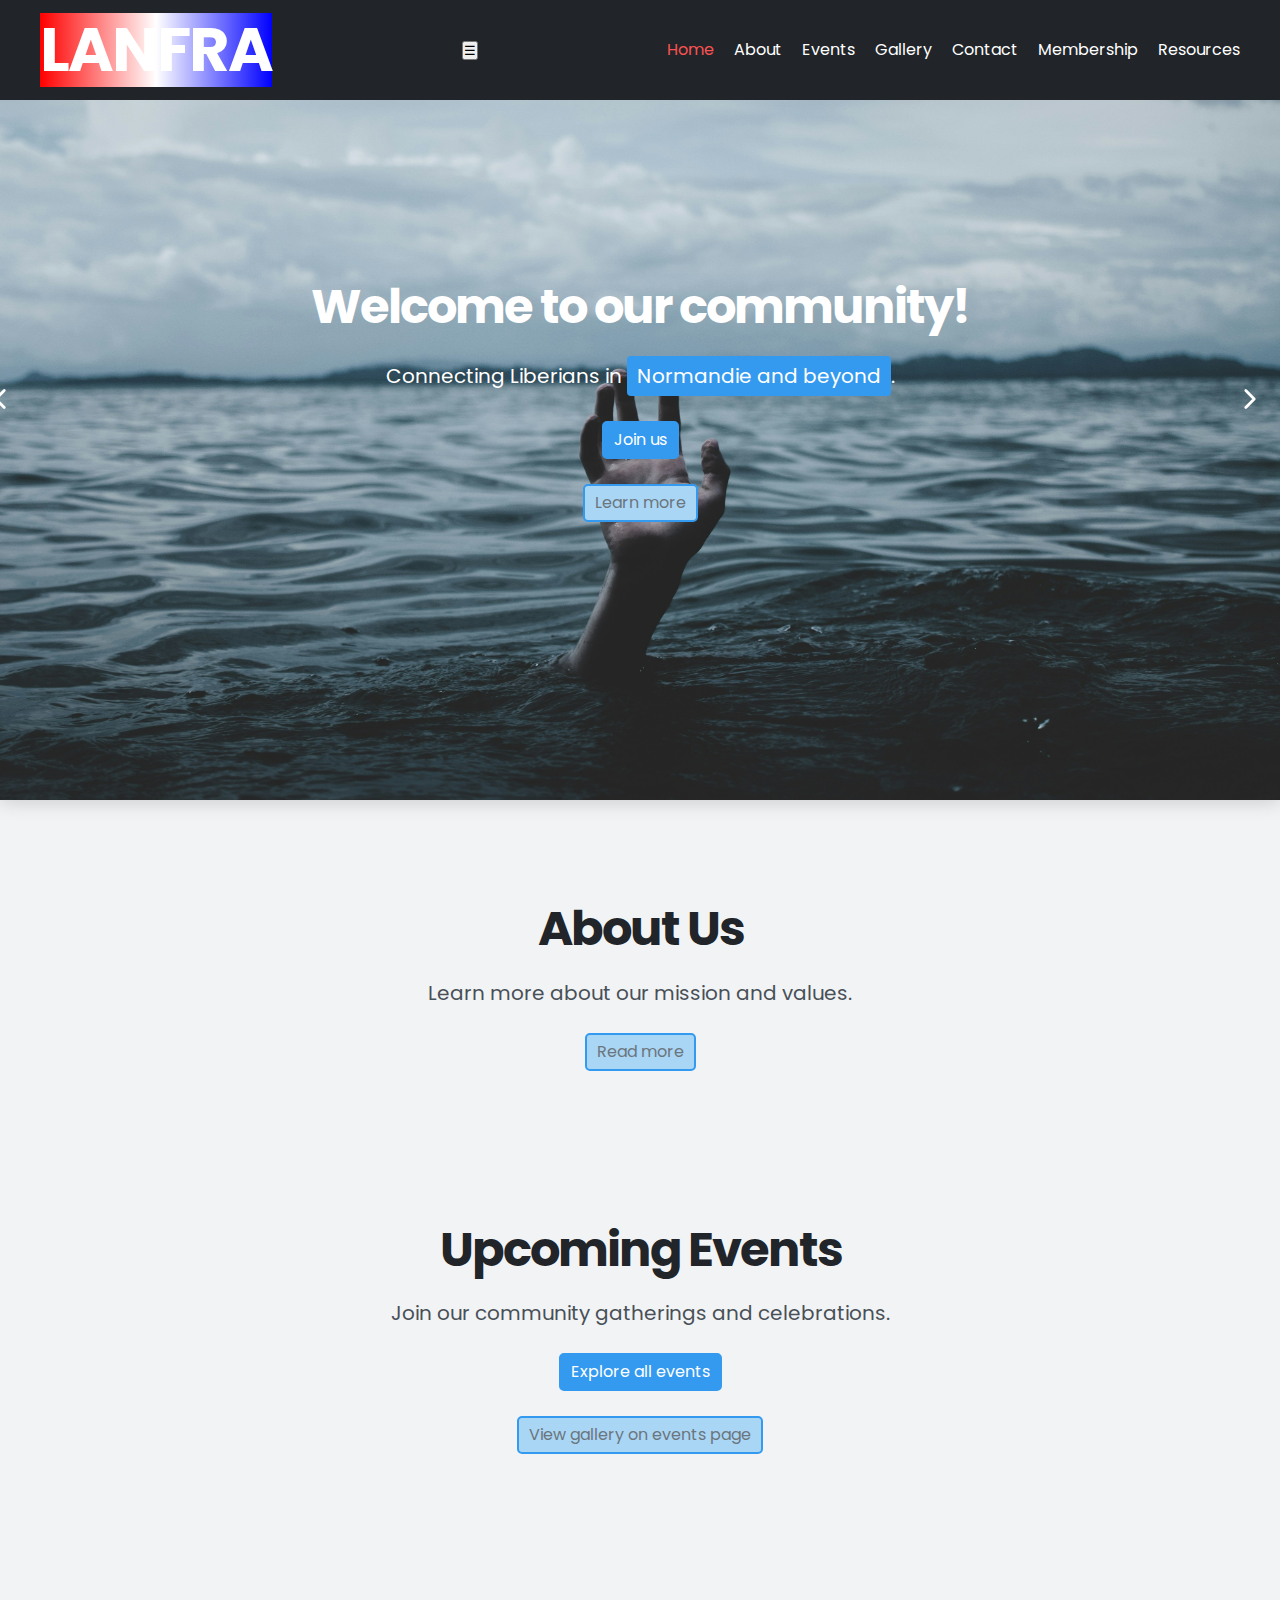
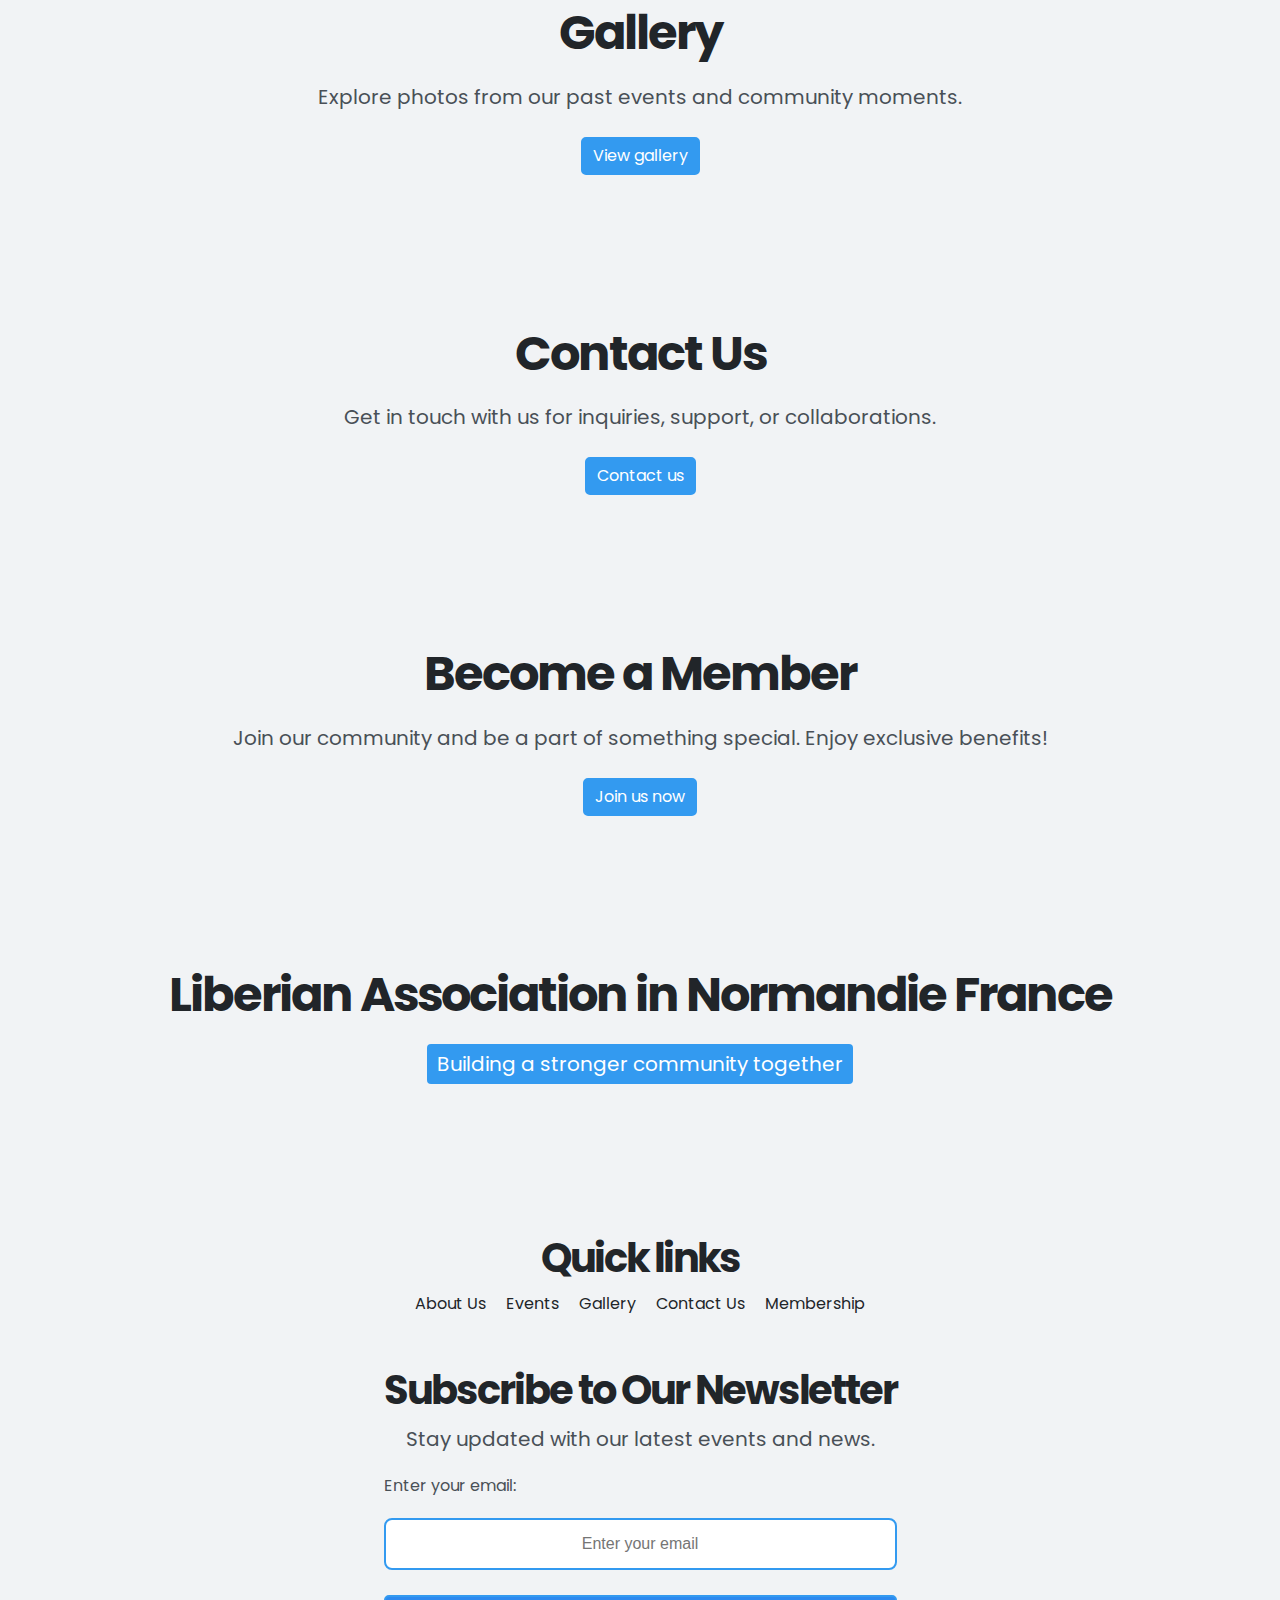
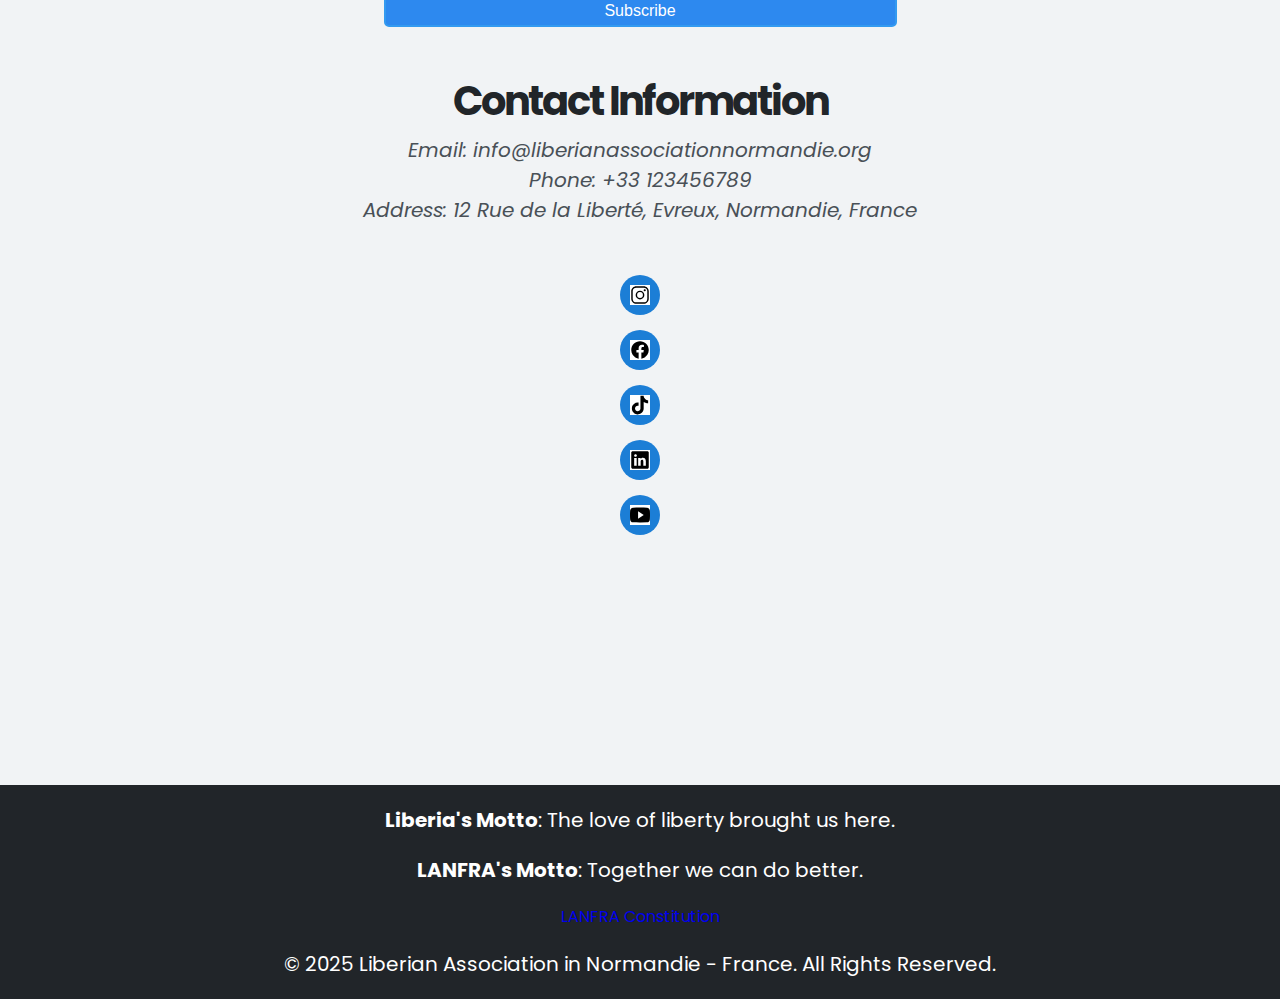
<file: index.html>
<!DOCTYPE html>
<html lang="en">
  <head>
    <meta charset="UTF-8" />
    <meta name="viewport" content="width=device-width, initial-scale=1.0" />
    <link rel="preconnect" href="https://fonts.googleapis.com" />
    <link rel="preconnect" href="https://fonts.gstatic.com" crossorigin />
    <link
      href="https://fonts.googleapis.com/css2?family=Inter:ital,opsz,wght@0,14..32,100..900;1,14..32,100..900&family=Montserrat:ital@0;1&family=Noto+Sans:ital,wght@0,100..900;1,100..900&family=Poppins:ital,wght@0,100;0,200;0,300;0,400;0,500;0,600;0,700;0,800;0,900;1,100;1,200;1,300;1,400;1,500;1,600;1,700;1,800;1,900&display=swap"
      rel="stylesheet"
    />
    <script src="js/script.js" defer></script>
    <link rel="stylesheet" href="css/style.css" />
    <link rel="stylesheet" href="css/resources.css" />
    <link rel="stylesheet" href="css/terms.css" />
    <link rel="stylesheet" href="css/queries.css" />
    <title>Liberian Association In Normandie-France</title>
  </head>
  <body>
    <header>
      <nav class="navbar" aria-label="Main navigation">
        <h1 class="org-name"><a href="index.html">LANFRA</a></h1>
        <button class="menu-toggle" aria-label="Open menu">☰</button>
        <ul class="nav-list">
          <li class="active">
            <a href="index.html" aria-current="page">Home</a>
          </li>
          <li><a href="about.html">About</a></li>
          <li><a href="events.html">Events</a></li>
          <li><a href="gallery.html">Gallery</a></li>
          <li><a href="contact.html">Contact</a></li>
          <li><a href="membership.html">Membership</a></li>
          <li><a href="resources.html">Resources</a></li>
        </ul>
      </nav>

      <section id="hero" class="hero-section">
        <div class="hero-content container">
          <h2 id="heroTitle">Welcome to our community!</h2>
          <p id="heroText">
            Connecting Liberians in
            <span class="highlight highlight-primary"
              >Normandie and beyond</span
            >
          </p>

          <a href="membership.html" class="btn btn-primary">Join us</a>
          <a href="#about" class="btn btn-secondary">Learn more</a>
        </div>
        <div class="arrows-container">
          <button class="btn-arrow" id="prevBtn" aria-label="Previous slide">
            <img
              class="btn-arrow-left"
              src="images/chevron-back-outline.svg"
              alt="Previous"
            />
          </button>
          <button class="btn-arrow" id="nextBtn" aria-label="Next slide">
            <img
              class="btn-arrow-right"
              src="images/chevron-forward-outline.svg"
              alt="Next"
            />
          </button>
        </div>
      </section>
    </header>

    <div class="container">
      <main class="main-sections">
        <!-- About Section with a Link to the About Page -->
        <section id="about" class="shared-section">
          <div class="shared-content">
            <h2>About Us</h2>
            <p>Learn more about our mission and values.</p>
            <a href="about.html" class="btn btn-secondary">Read more</a>
          </div>
        </section>

        <!-- Events Section with a Link to the Events Page -->
        <section id="events" class="shared-section">
          <div class="shared-content">
            <h2>Upcoming Events</h2>
            <p>Join our community gatherings and celebrations.</p>
            <a href="events.html" class="btn btn-primary">Explore all events</a>
            <a class="btn btn-secondary" href="events.html#event-gallery"
              >View gallery on events page</a
            >
          </div>
        </section>

        <!-- Gallery Section with a Link to the Gallery Page -->
        <section id="gallery" class="shared-section">
          <div class="shared-content">
            <h2>Gallery</h2>
            <p>Explore photos from our past events and community moments.</p>
            <a href="gallery.html" class="btn btn-primary">View gallery</a>
          </div>
        </section>

        <!-- Contact Section with a Link to the Contact Page -->
        <section id="contact" class="shared-section">
          <div class="shared-content">
            <h2>Contact Us</h2>
            <p>
              Get in touch with us for inquiries, support, or collaborations.
            </p>
            <a href="contact.html" class="btn btn-primary">Contact us</a>
          </div>
        </section>

        <!-- Membership Section with a Link to the Membership Page -->
        <section id="membership" class="shared-section">
          <div class="shared-content">
            <h2>Become a Member</h2>
            <p>
              Join our community and be a part of something special. Enjoy
              exclusive benefits!
            </p>
            <a href="membership.html" class="btn btn-primary">Join us now</a>
          </div>
        </section>

        <article id="goal" class="shared-section">
          <div class="shared-content">
            <h2>Liberian Association in Normandie France</h2>
            <p>
              <span class="highlight highlight-primary"
                >Building a stronger community together</span
              >
            </p>
          </div>
        </article>

        <!-- Quick Link -->
        <div class="quick-link-wrapper">
          <nav class="footer-links">
            <div><h3>Quick links</h3></div>
            <ul class="footer-quick-links">
              <li><a href="about.html">About Us</a></li>
              <li><a href="events.html">Events</a></li>
              <li><a href="gallery.html">Gallery</a></li>
              <li><a href="contact.html">Contact Us</a></li>
              <li><a href="membership.html">Membership</a></li>
            </ul>
          </nav>

          <!-- Newsletter Subscription Form -->
          <div class="footer-newsletter">
            <div class="footer-newsletter-content">
              <h3>Subscribe to Our Newsletter</h3>
              <p>Stay updated with our latest events and news.</p>
            </div>
            <form class="form-group" action="" id="newsletterForm">
              <label for="newsletter-email">Enter your email:</label>
              <input
                type="email"
                id="newsletter-email"
                placeholder="Enter your email"
                required
              />
              <button type="submit" class="btn btn-tertiary">Subscribe</button>
            </form>
          </div>

          <!-- Contact Information -->
          <div class="contact-info">
            <h3>Contact Information</h3>
            <address class="footer-contact">
              <p>Email: info@liberianassociationnormandie.org</p>
              <p>Phone: +33 123456789</p>
              <p>Address: 12 Rue de la Liberté, Evreux, Normandie, France</p>
            </address>
          </div>

          <ul class="social-media-logo-wrapper">
            <li class="social-media-logo">
              <a href="https://www.instagram.com/"
                ><img src="images/instagram.svg" alt="Instagram logo"
              /></a>
            </li>
            <li class="social-media-logo">
              <a href="https://www.facebook.com/"
                ><img src="images/facebook.svg" alt="Facebook logo"
              /></a>
            </li>
            <li class="social-media-logo">
              <a href="https://www.tiktok.com/"
                ><img src="images/tiktok.svg" alt="TikTok logo"
              /></a>
            </li>
            <li class="social-media-logo">
              <a href="https://www.linkedin.com/"
                ><img src="images/linkedin.svg" alt="LinkedIn logo"
              /></a>
            </li>
            <li class="social-media-logo">
              <a href="https://www.youtube.com/"
                ><img src="images/youtube.svg" alt="YouTube logo"
              /></a>
            </li>
          </ul>
        </div>
      </main>
    </div>

    <footer>
      <div class="motto-wrapper">
        <p>
          <span>Liberia's Motto</span>: The love of liberty brought us here.
        </p>
        <p><span>LANFRA's Motto</span>: Together we can do better.</p>
        <a href="path/to/constitution.pdf" download>LANFRA Constitution</a>
        <p>
          &copy; 2025 Liberian Association in Normandie - France. All Rights
          Reserved.
        </p>
        <button id="backToTopBtn" class="back-to-top" aria-label="Back to Top">
          ↑
        </button>
      </div>
    </footer>
  </body>
</html>
</file>
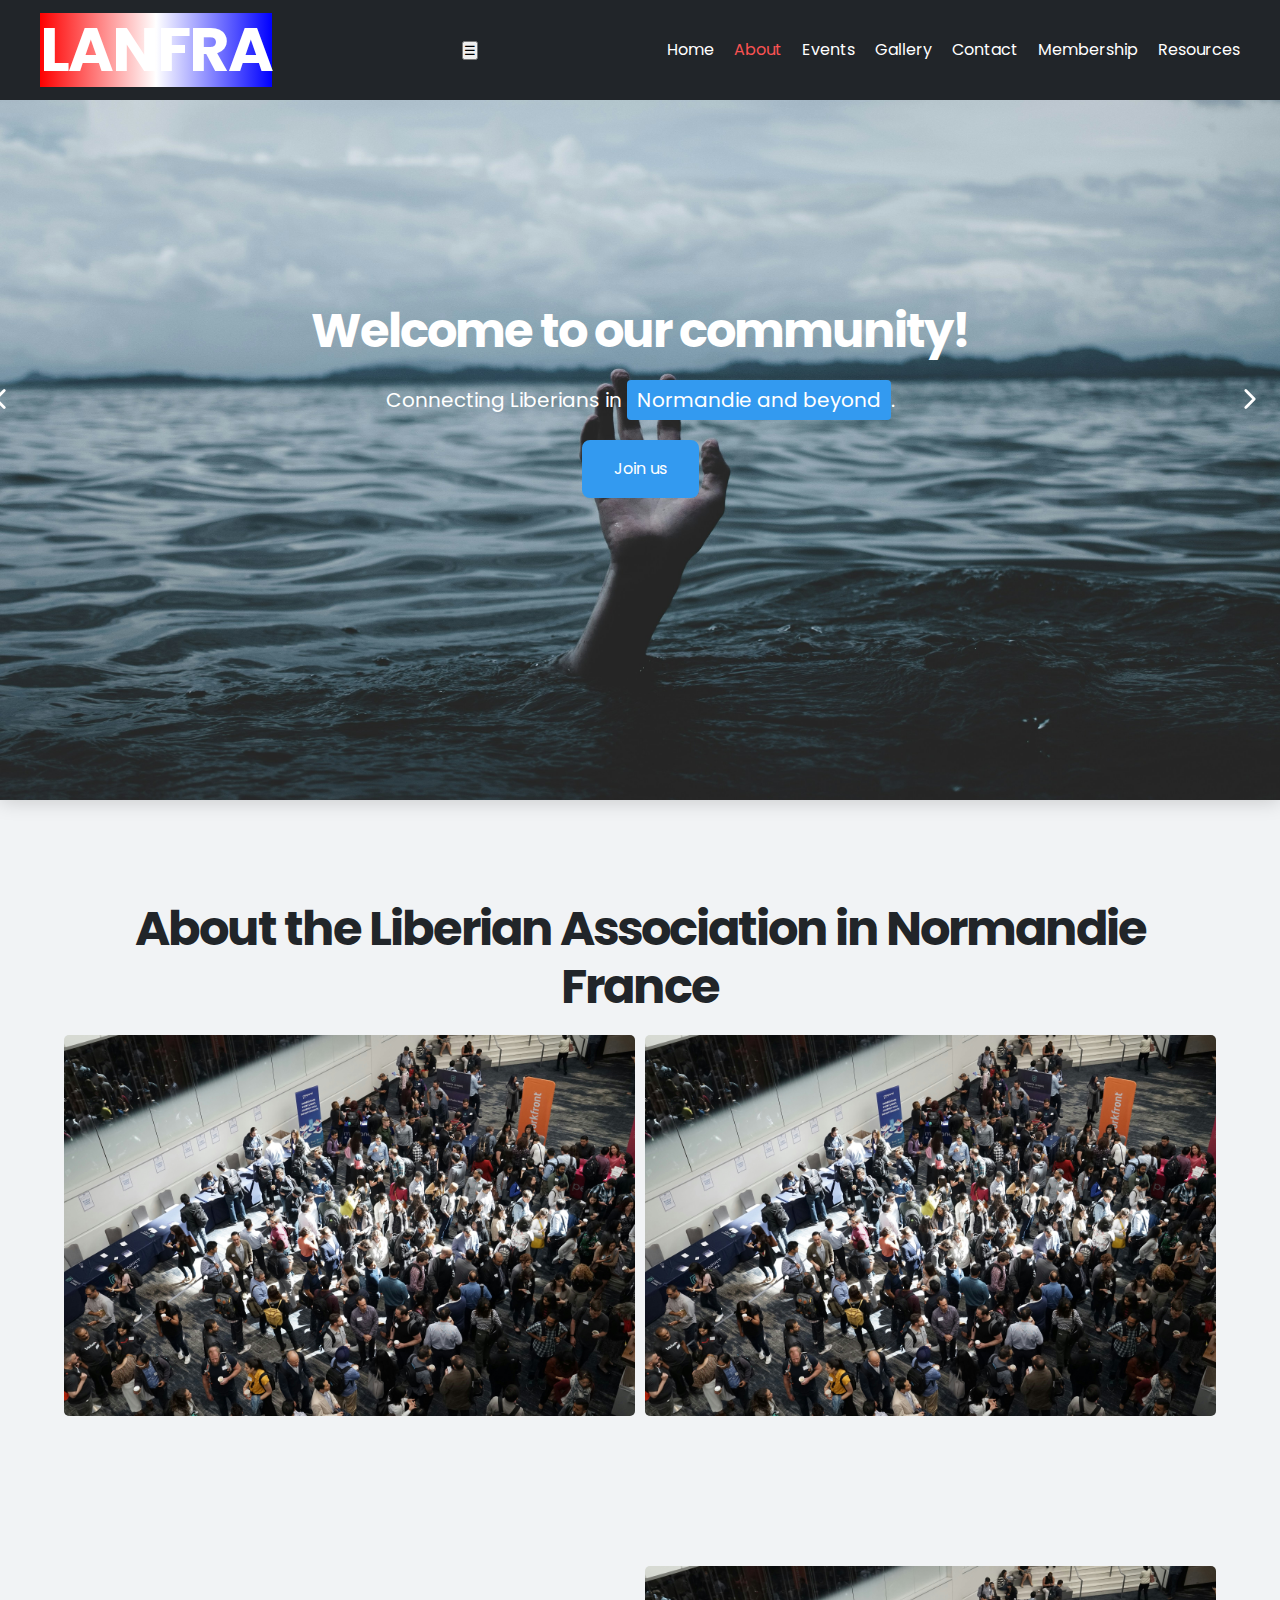
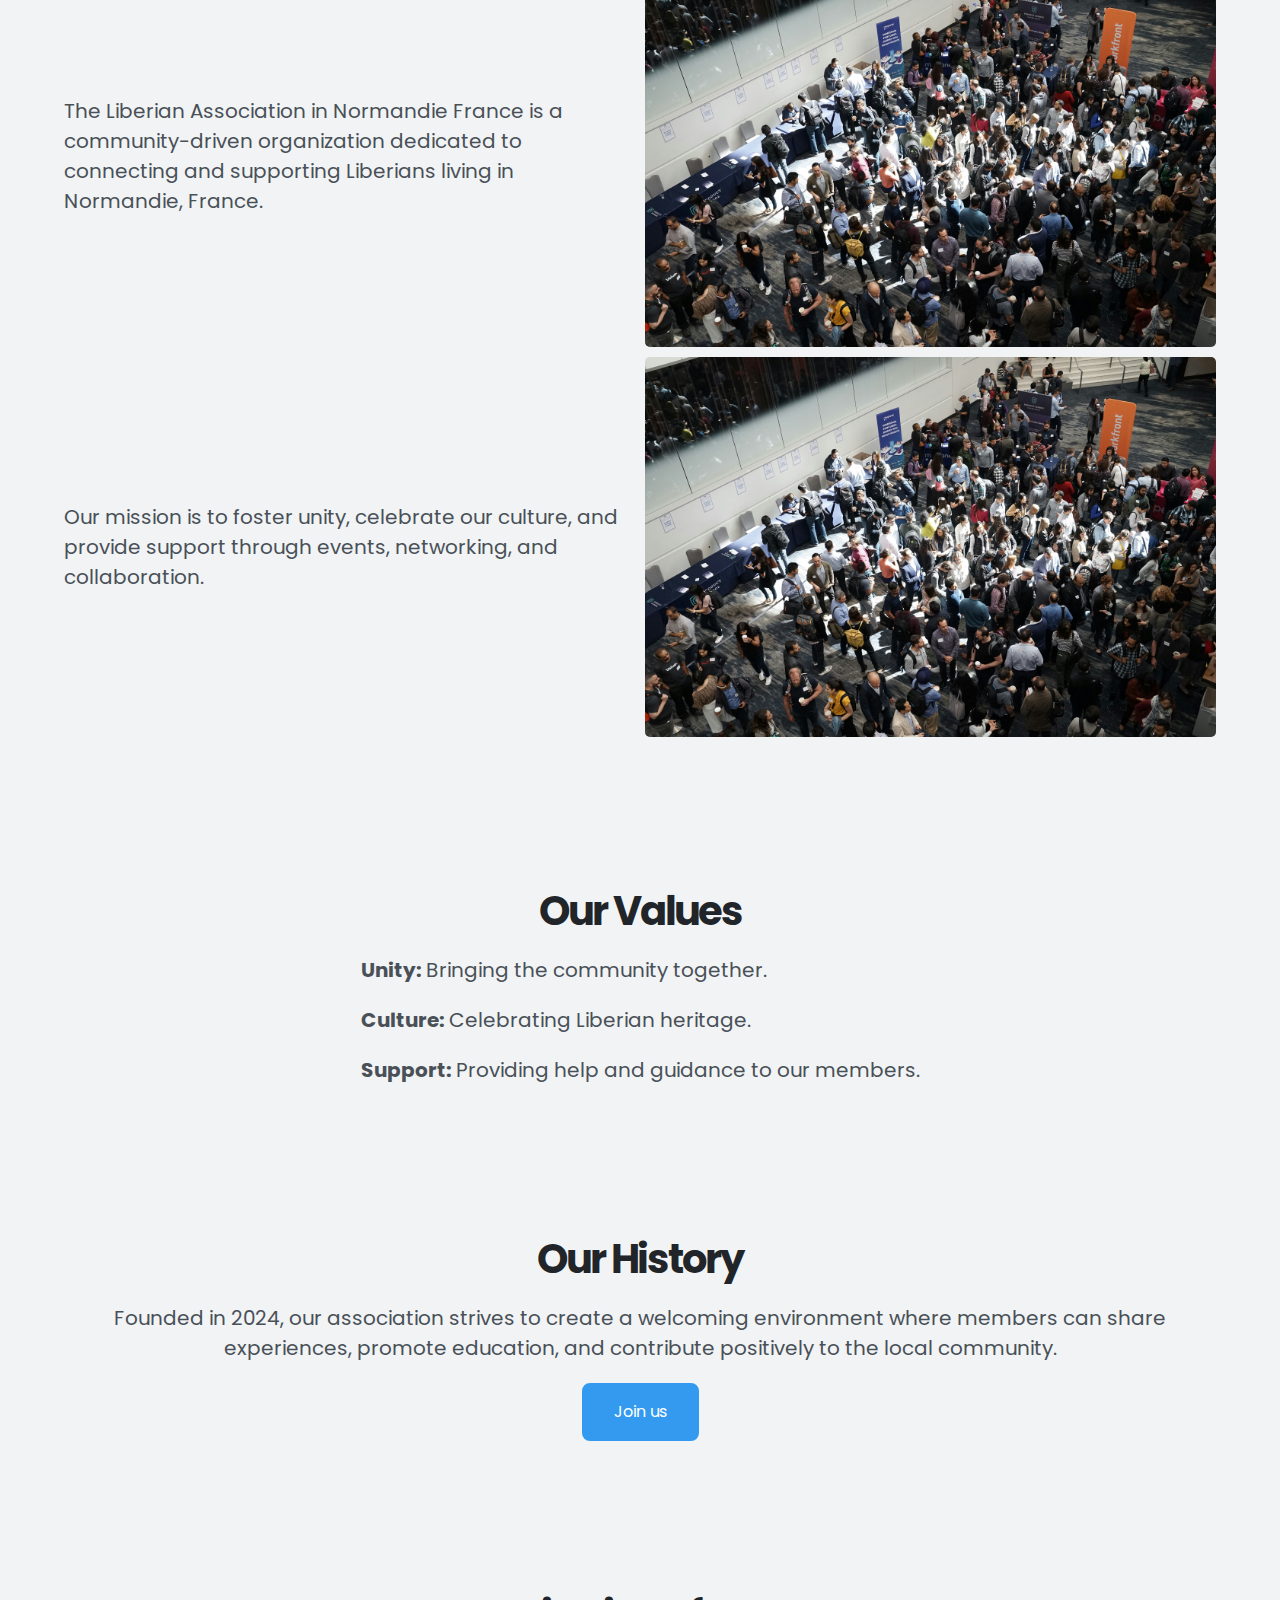
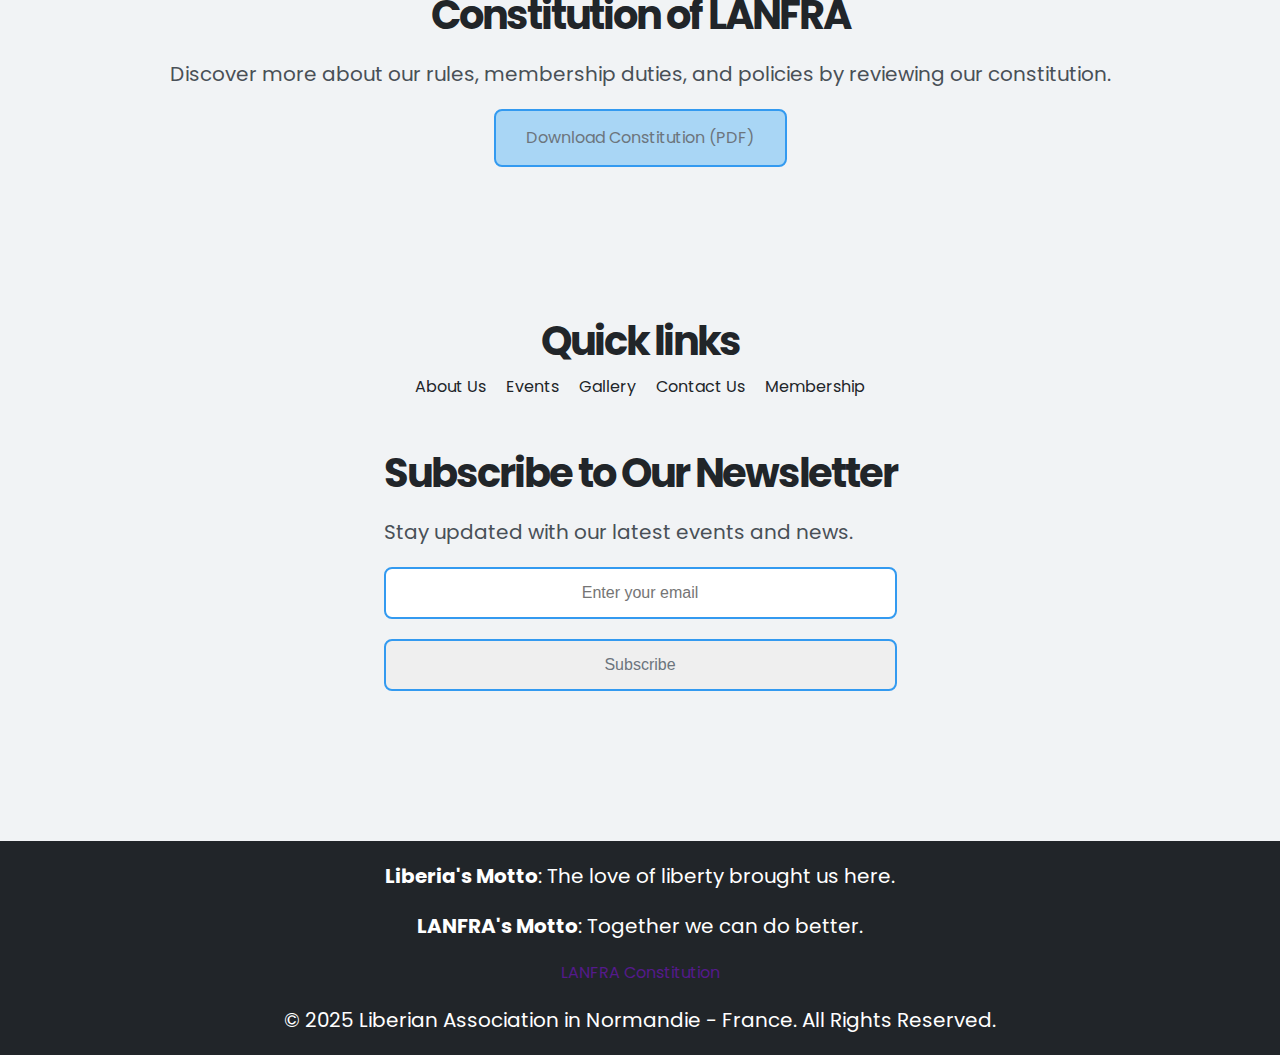
<file: about.html>
<!DOCTYPE html>
<html lang="en">
  <head>
    <meta charset="UTF-8" />
    <meta name="viewport" content="width=device-width, initial-scale=1.0" />
    <link rel="preconnect" href="https://fonts.googleapis.com" />
    <link rel="preconnect" href="https://fonts.gstatic.com" crossorigin />
    <link
      href="https://fonts.googleapis.com/css2?family=Inter:wght@100..900&family=Montserrat:wght@400;700&family=Noto+Sans:wght@100..900&family=Poppins:wght@100..900&display=swap"
      rel="stylesheet"
    />

    <script src="js/script.js" defer></script>
    <link rel="stylesheet" href="css/style.css" />
    <link rel="stylesheet" href="css/about.css" />
    <link rel="stylesheet" href="css/queries.css">
    <title>About Us | LANFRA</title>
  </head>
  <body>
    <header>
      <nav class="navbar" aria-label="Main navigation">
        <h1 class="org-name"><a href="index.html">LANFRA</a></h1>
        <button class="menu-toggle">☰</button>
        <ul class="nav-list">
          <li><a href="index.html">Home</a></li>
          <li class="active"><a href="about.html">About</a></li>
          <li><a href="events.html">Events</a></li>
          <li><a href="gallery.html">Gallery</a></li>
          <li><a href="contact.html">Contact</a></li>
          <li><a href="membership.html">Membership</a></li>
          <li><a href="resources.html">Resources</a></li>
        </ul>
      </nav>
      <section id="hero" class="hero-section">
        <div class="container hero-content">
          <h2 id="heroTitle">About LANFRA</h2>
          <p id="heroText">Learn more about our mission and values.</p>
          <a href="membership.html" class="btn btn-primary">Join us</a>
        </div>
        <div class="arrows-container">
          <button class="btn-arrow" id="prevBtn" aria-label="Previous slide">
            <img class="btn-arrow-left" src="images/chevron-back-outline.svg" alt="Previous" />
          </button>
          <button class="btn-arrow" id="nextBtn" aria-label="Next slide">
            <img class="btn-arrow-right" src="images/chevron-forward-outline.svg" alt="Next" />
          </button>
        </div>
      </section>
    </header>

    <main class="container main-sections">
      <section id="about-page" class="about-page-wrapper">
        <div class="about-page-above-content">
          <h2>About the Liberian Association in Normandie France</h2>
          <div class="about-page-image-above-wrapper">
            <img src="images/crowd.jpg" alt="Group Photo" />
            <img src="images/crowd.jpg" alt="Group Photo" />
          </div>
        </div>

        <div class=" about-page-image-above-wrapper">
          <div>
            <p>
              The Liberian Association in Normandie France is a community-driven
              organization dedicated to connecting and supporting Liberians living
              in Normandie, France.
            </p>
          </div>
            <img src="images/crowd.jpg" alt="Group Photo" />
          
          
          <div>
            <p>
              Our mission is to foster unity, celebrate our culture, and provide
              support through events, networking, and collaboration.
            </p>
          </div>
            <img src="images/crowd.jpg" alt="Group Photo" />
          
        
          
        </div>
      </section>

      <section id="goal" class="shared-section">
        <div class="shared-content">
          <h3>Our Values</h3>
          <ul class="our-values-list">
            <li>
              <span class="highlight-strong">Unity:</span> Bringing the
              community together.
            </li>
            <li>
              <span class="highlight-strong">Culture:</span> Celebrating
              Liberian heritage.
            </li>
            <li>
              <span class="highlight-strong">Support:</span> Providing help and
              guidance to our members.
            </li>
          </ul>
        </div>
      </section>

      <section id="goal" class="shared-section">
        <div class="shared-content">
          <h3>Our History</h3>
          <p>
            Founded in 2024, our association strives to create a welcoming
            environment where members can share experiences, promote education,
            and contribute positively to the local community.
          </p>
          <a href="index.html#membership" class="btn btn-primary">Join us</a>
        </div>
      </section>

      <section id="constitution-download" class="shared-section">
        <div class="shared-content">
          <h3>Constitution of LANFRA</h3>
          <p>
            Discover more about our rules, membership duties, and policies by
            reviewing our constitution.
          </p>
          <!-- add in the constitution pdf -->
          <a
            href=""
            class="btn btn-secondary"
            download="LANFRA_Constitution.pdf"
          >
            Download Constitution (PDF)
          </a>
        </div>
      </section>
    </main>

    <footer>
      <div class="quick-link-wrapper">
        <nav class="footer-links">
          <h3>Quick links</h3>
          <ul class="footer-quick-links">
            <li><a href="about.html">About Us</a></li>
            <li><a href="events.html">Events</a></li>
            <li><a href="gallery.html">Gallery</a></li>
            <li><a href="contact.html">Contact Us</a></li>
            <li><a href="membership.html">Membership</a></li>
          </ul>
        </nav>

        <div class="footer-newsletter">
          <h3>Subscribe to Our Newsletter</h3>
          <p>Stay updated with our latest events and news.</p>
          <form class="form-group" id="newsletterForm">
            <input
              type="email"
              id="newsletter-email"
              placeholder="Enter your email"
              required
            />
            <button type="submit" class="btn btn-tertiary">Subscribe</button>
          </form>
        </div>
      </div>

      <div class="motto-wrapper">
        <p>
          <span>Liberia's Motto</span>: The love of liberty brought us here.
        </p>
        <p><span>LANFRA's Motto</span>: Together we can do better.</p>
        <a href="" download
          >LANFRA Constitution</a>
        <p>
          
          &copy; 2025 Liberian Association in Normandie - France. All Rights
          Reserved.
        </p>
        <button id="backToTopBtn" class="back-to-top" aria-label="Back to Top">
          ↑
        </button>
      </div>
    </footer>
  </body>
</html>
</file>
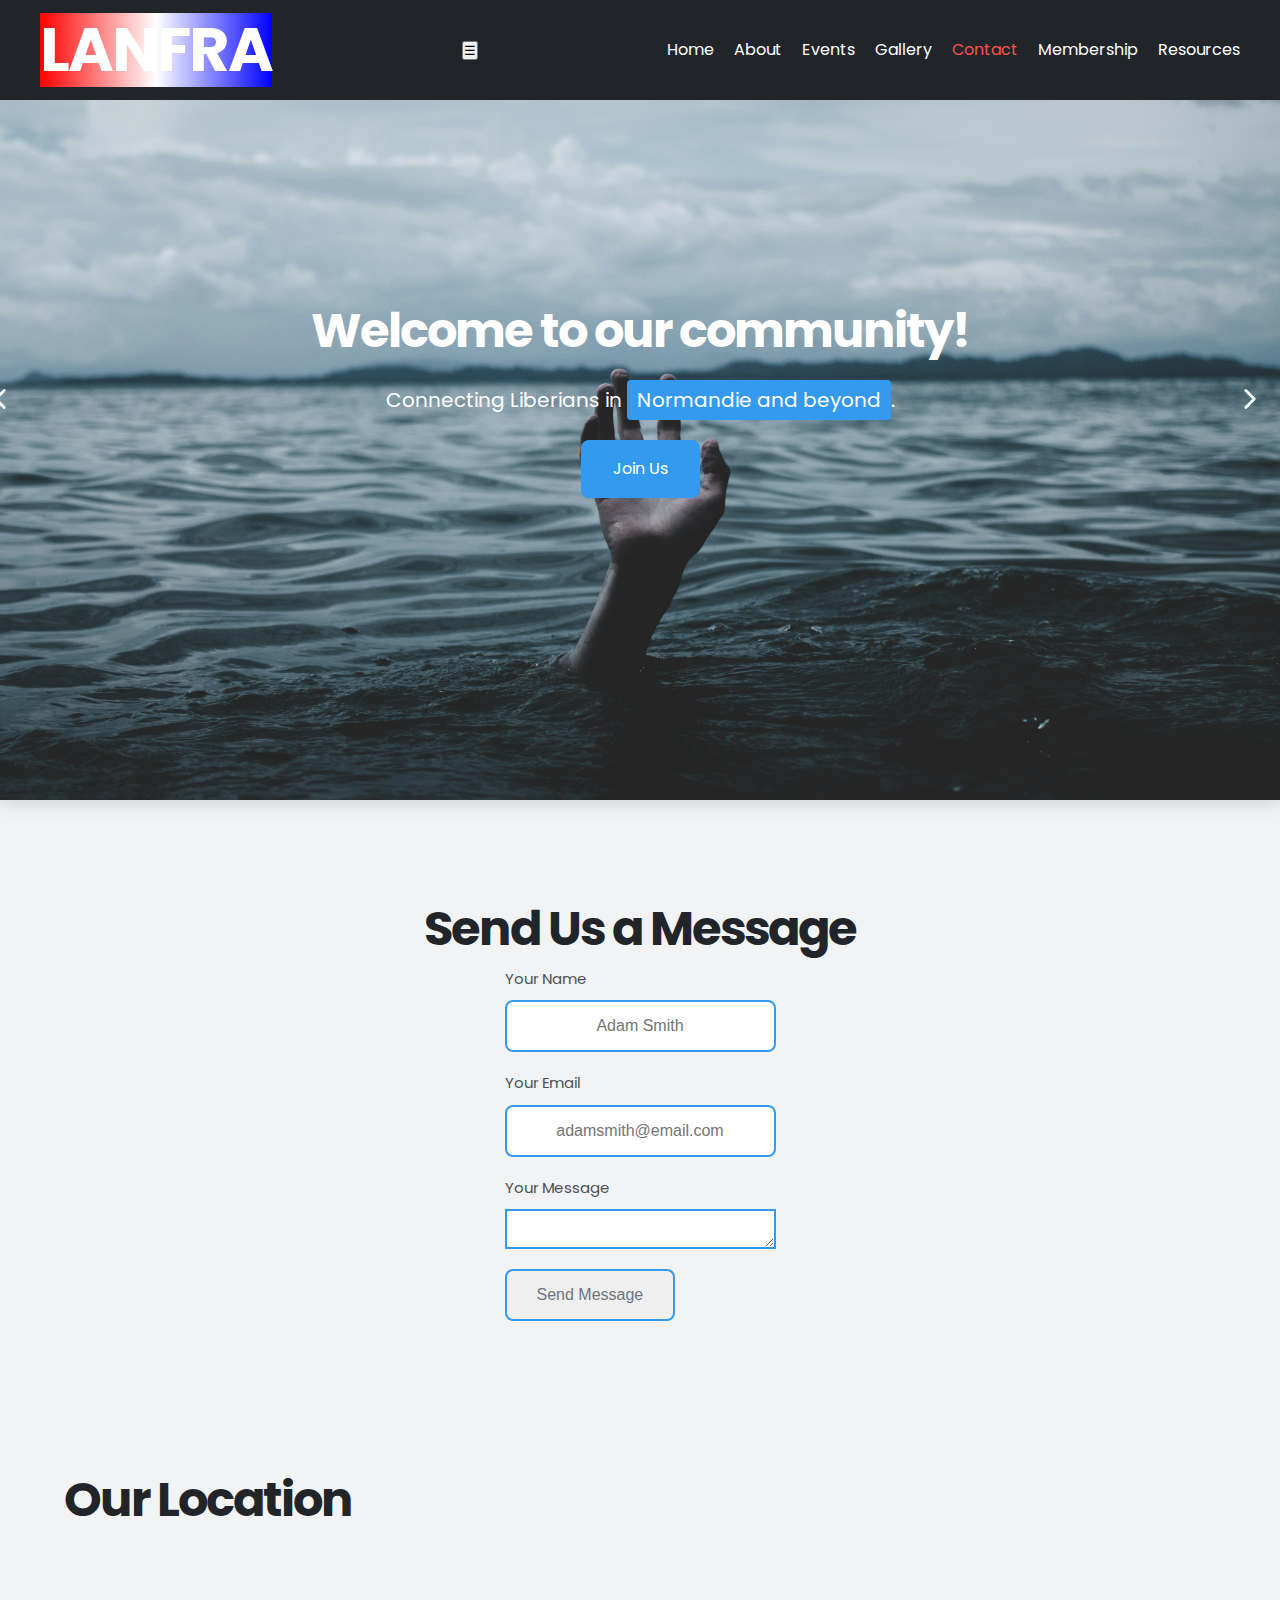
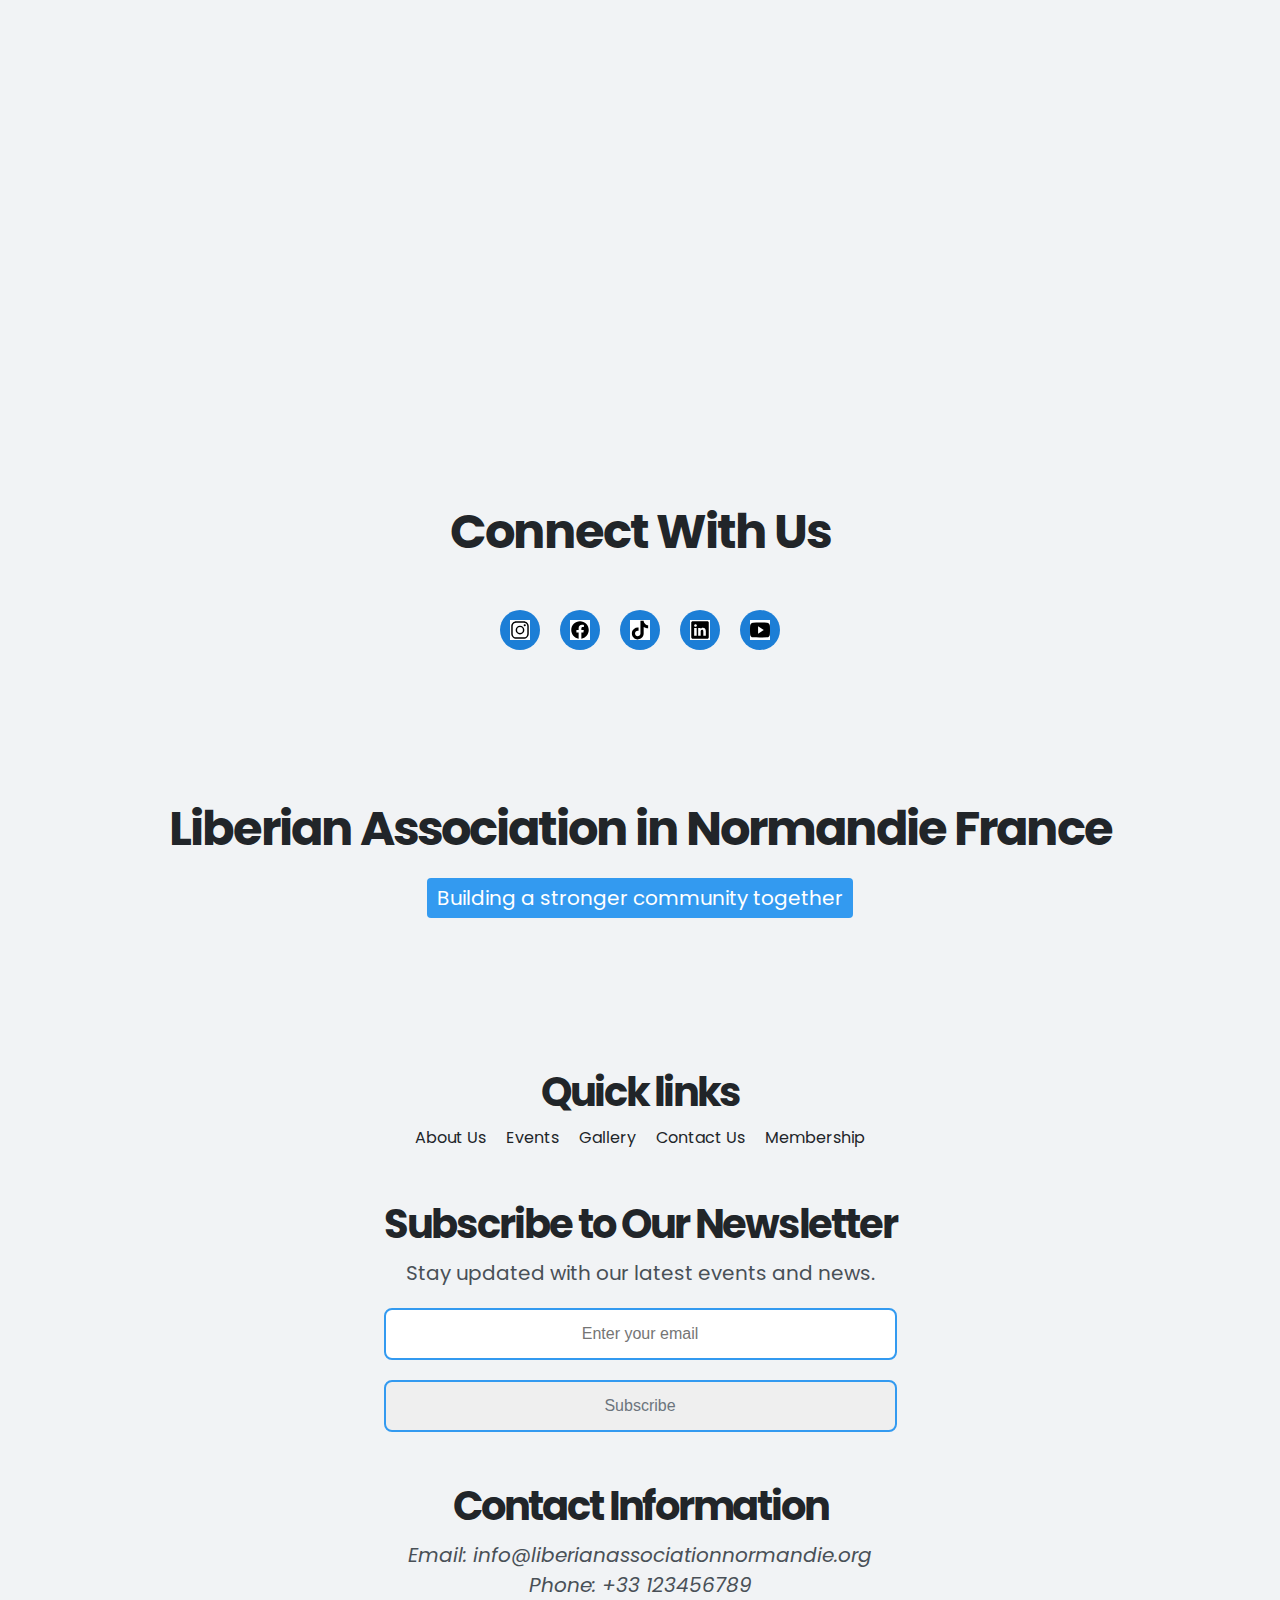
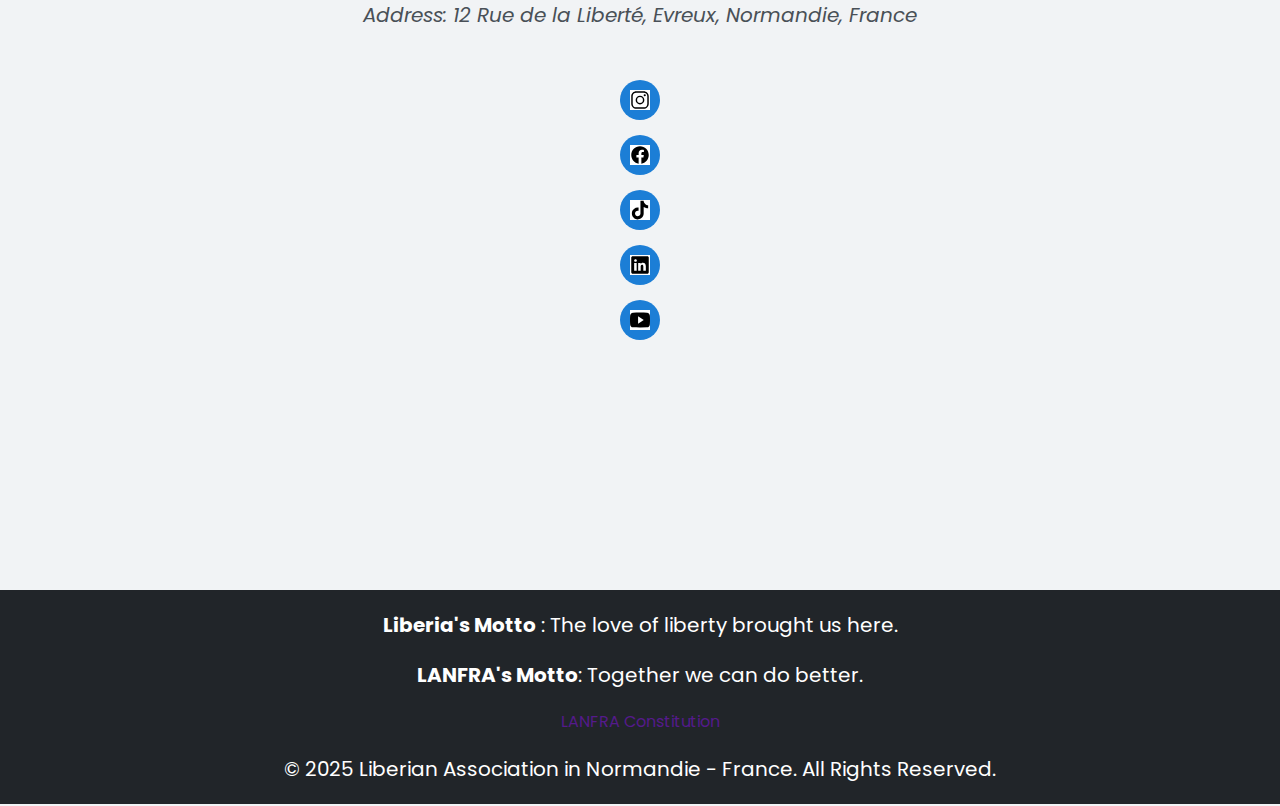
<file: contact.html>
<!DOCTYPE html>
<html lang="en">
  <head>
    <meta charset="UTF-8" />
    <meta name="viewport" content="width=device-width, initial-scale=1.0" />
    <link rel="preconnect" href="https://fonts.googleapis.com" />
    <link rel="preconnect" href="https://fonts.gstatic.com" crossorigin />
    <link
      href="https://fonts.googleapis.com/css2?family=Inter:ital,opsz,wght@0,14..32,100..900;1,14..32,100..900&family=Montserrat:ital@0;1&family=Noto+Sans:ital,wght@0,100..900;1,100..900&family=Poppins:ital,wght@0,100;0,200;0,300;0,400;0,500;0,600;0,700;0,800;0,900;1,100;1,200;1,300;1,400;1,500;1,600;1,700;1,800;1,900&display=swap"
      rel="stylesheet"
    />
    <script src="js/script.js" defer></script>
    <script src="js/contact.js" defer></script>
    <link rel="stylesheet" href="css/style.css" />
    <link rel="stylesheet" href="css/contact.css">
    <link rel="stylesheet" href="css/queries.css">
    <title>contact | LANFRA</title>
  </head>
  <body>
    <header>
      <nav class="navbar" aria-label="Main navigation">
        <h1 class="org-name"><a href="index.html">LANFRA</a></h1>
        <button class="menu-toggle">☰</button>
        <ul class="nav-list">
          <li><a href="index.html">Home</a></li>
          <li><a href="about.html">About</a></li>
          <li><a href="events.html">Events</a></li>
          <li><a href="gallery.html">Gallery</a></li>
          <li class="active"><a href="contact.html">Contact</a></li>
          <li><a href="membership.html">Membership</a></li>
          <li><a href="resources.html" >Resources</a></li>
        </ul>
      </nav>

      <section id="hero" class="hero-section">
        <div class="container hero-content">
          <h2 id="heroTitle">Contact Us</h2>
          <p id="heroText">Get in touch with us for inquiries, collaborations, or support.</p>
          <a href="membership.html" class="btn btn-primary">Join Us</a>
        </div>
        <div class="arrows-container">
          <button class="btn-arrow" id="prevBtn" aria-label="Previous slide">
            <img class="btn-arrow-left" src="images/chevron-back-outline.svg" alt="Previous" />
          </button>
          <button class="btn-arrow" id="nextBtn" aria-label="Next slide">
            <img class="btn-arrow-right" src="images/chevron-forward-outline.svg" alt="Next" />
          </button>
        </div>
      </section>
    </header>

    <div class="container">
      <main class="main-sections">
        <section id="contact-form" class="contact-form-section">
          <h2>Send Us a Message</h2>

          <form action="/submit-form" method="POST" class="contact-form">
            <div class="form-group">
              <label for="name">Your Name</label>
              <input
                type="text"
                id="name"
                name="name"
                aria-label="Enter your full name"
                placeholder="Adam Smith"
                required
              />
            </div>
            <div class="form-group">
              <label for="email">Your Email</label>
              <input
                type="email"
                id="email"
                name="email"
                placeholder="adamsmith@email.com"
                required
              />
            </div>
            <div class="form-group">
              <label for="message">Your Message</label>
              <textarea id="message" name="message" required></textarea>
            </div>
            <button type="submit" class="btn btn-primary">Send Message</button>
          </form>
        </section>

        <section id="location" class="location-section">
          <h2>Our Location</h2>
          <div class="map-container">
            <iframe
              src="https://www.google.com/maps/embed?pb=YOUR_GOOGLE_MAP_EMBED_LINK"
              width="100%"
              height="400"
              frameborder="0"
              style="border: 0"
              allowfullscreen=""
              aria-hidden="false"
              tabindex="0"
            >
            </iframe>
          </div>
        </section>

        <section id="social-media" class="contact-social-media-section">
          <h2>Connect With Us</h2>

          <ul class="social-links">
            <li class="social-media-logo">
              <a href="https://www.instagram.com/"
                ><img
                  src="images/instagram.svg"
                  alt="instagram logo"
                  width="20px"
              /></a>
            </li>

            <li class="social-media-logo">
              <a href="https://www.facebook.com/"
                ><img
                  src="images/facebook.svg"
                  alt="facebook logo"
                  width="20px"
              /></a>
            </li>

            <li class="social-media-logo">
              <a href="https://www.tiktok.com/"
                ><img src="images/tiktok.svg" alt="tiktok logo" width="20px"
              /></a>
            </li>

            <li class="social-media-logo">
              <a href="https://www.linkedin.com/"
                ><img
                  src="images/linkedin.svg"
                  alt="linkedin logo"
                  width="20px"
              /></a>
            </li>

            <li class="social-media-logo">
              <a href="https://www.youtube.com/"
                ><img src="images/youtube.svg" alt="youtube" width="20px"
              /></a>
            </li>
          </ul>
        </section>

        <article id="goal" class="shared-section">
          <div class="shared-content">
            <!-- Logo and Organization Name -->

            <h2>Liberian Association in Normandie France</h2>
            <p>
              <span class="highlight highlight-primary"
                >Building a stronger community together</span
              >
            </p>
          </div>
        </article>
        <!-- Quick Link -->

        <div class="quick-link-wrapper">
          <nav class="footer-links">
            <div><h3>Quick links</h3></div>
            <ul class="footer-quick-links">
              <li><a href="about.html">About Us</a></li>
              <li><a href="events.html">Events</a></li>
              <li><a href="gallery.html">Gallery</a></li>
              <li><a href="contact.html">Contact Us</a></li>
              <li><a href="membership.html">Membership</a></li>
            </ul>
          </nav>

          <!-- Newsletter Subscription Form -->
          <div class="footer-newsletter">
            <div class="footer-newsletter-content">
              <h3>Subscribe to Our Newsletter</h3>
              <p>Stay updated with our latest events and news.</p>
            </div>

            <form class="form-group" action="" id="newsletterForm">
              <input
                type="email"
                id="newsletter-email"
                placeholder="Enter your email"
                required
              />
              <button type="submit" class="btn btn-tertiary">Subscribe</button>
            </form>
          </div>

          <!-- Contact Information -->
          <div class="contact-info">
            <h3>Contact Information</h3>
            <address class="footer-contact">
              <p>Email: info@liberianassociationnormandie.org</p>
              <p>Phone: +33 123456789</p>
              <p>Address: 12 Rue de la Liberté, Evreux, Normandie, France</p>
            </address>
          </div>

          <ul class="social-media-logo-wrapper">
            <li class="social-media-logo">
              <a href="https://www.instagram.com/"
                ><img src="images/instagram.svg" alt="instagram logo"
              /></a>
            </li>

            <li class="social-media-logo">
              <a href="https://www.facebook.com/"
                ><img src="images/facebook.svg" alt="facebook logo"
              /></a>
            </li>

            <li class="social-media-logo">
              <a href="https://www.tiktok.com/"
                ><img src="images/tiktok.svg" alt="tiktok logo"
              /></a>
            </li>

            <li class="social-media-logo">
              <a href="https://www.linkedin.com/"
                ><img src="images/linkedin.svg" alt="linkedin logo"
              /></a>
            </li>

            <li class="social-media-logo">
              <a href="https://www.youtube.com/"
                ><img src="images/youtube.svg" alt="youtube"
              /></a>
            </li>
          </ul>
        </div>
      </main>
    </div>

    <footer>
      <div class="motto-wrapper">
        <p>
          <span>Liberia's Motto</span> : The love of liberty brought us here.
        </p>
        <p><span>LANFRA's Motto</span>: Together we can do better.</p>
        
       
       <!-- add the constitution -->
        <a href="" download
          >LANFRA Constitution</a>
        <p>
          &copy; 2025 Liberian Association in Normandie - France. All Rights
          Reserved.
        </p>
        <button id="backToTopBtn" class="back-to-top" aria-label="Back to Top">
          ↑
        </button>
      </div>
    </footer>

    <!-- code is validated but i am going at the form and the image aspects -->
  </body>
</html>
</file>
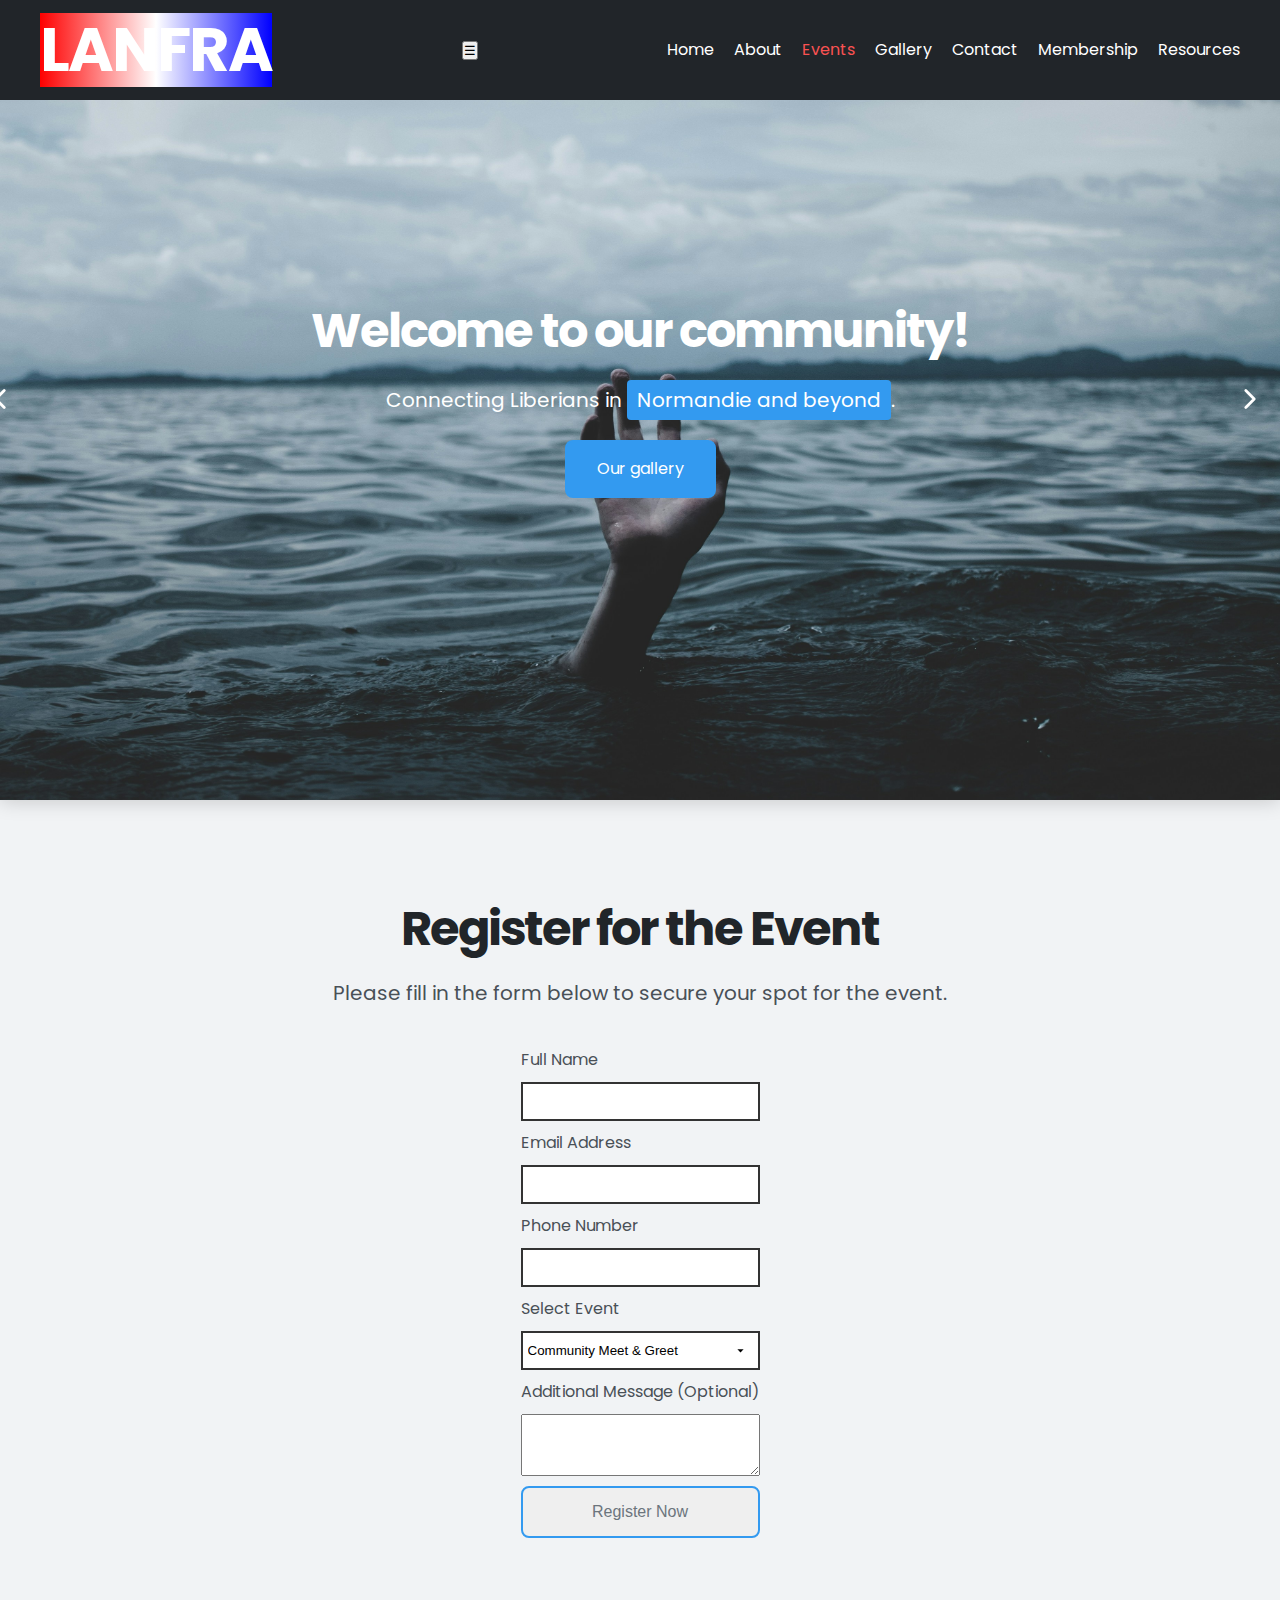
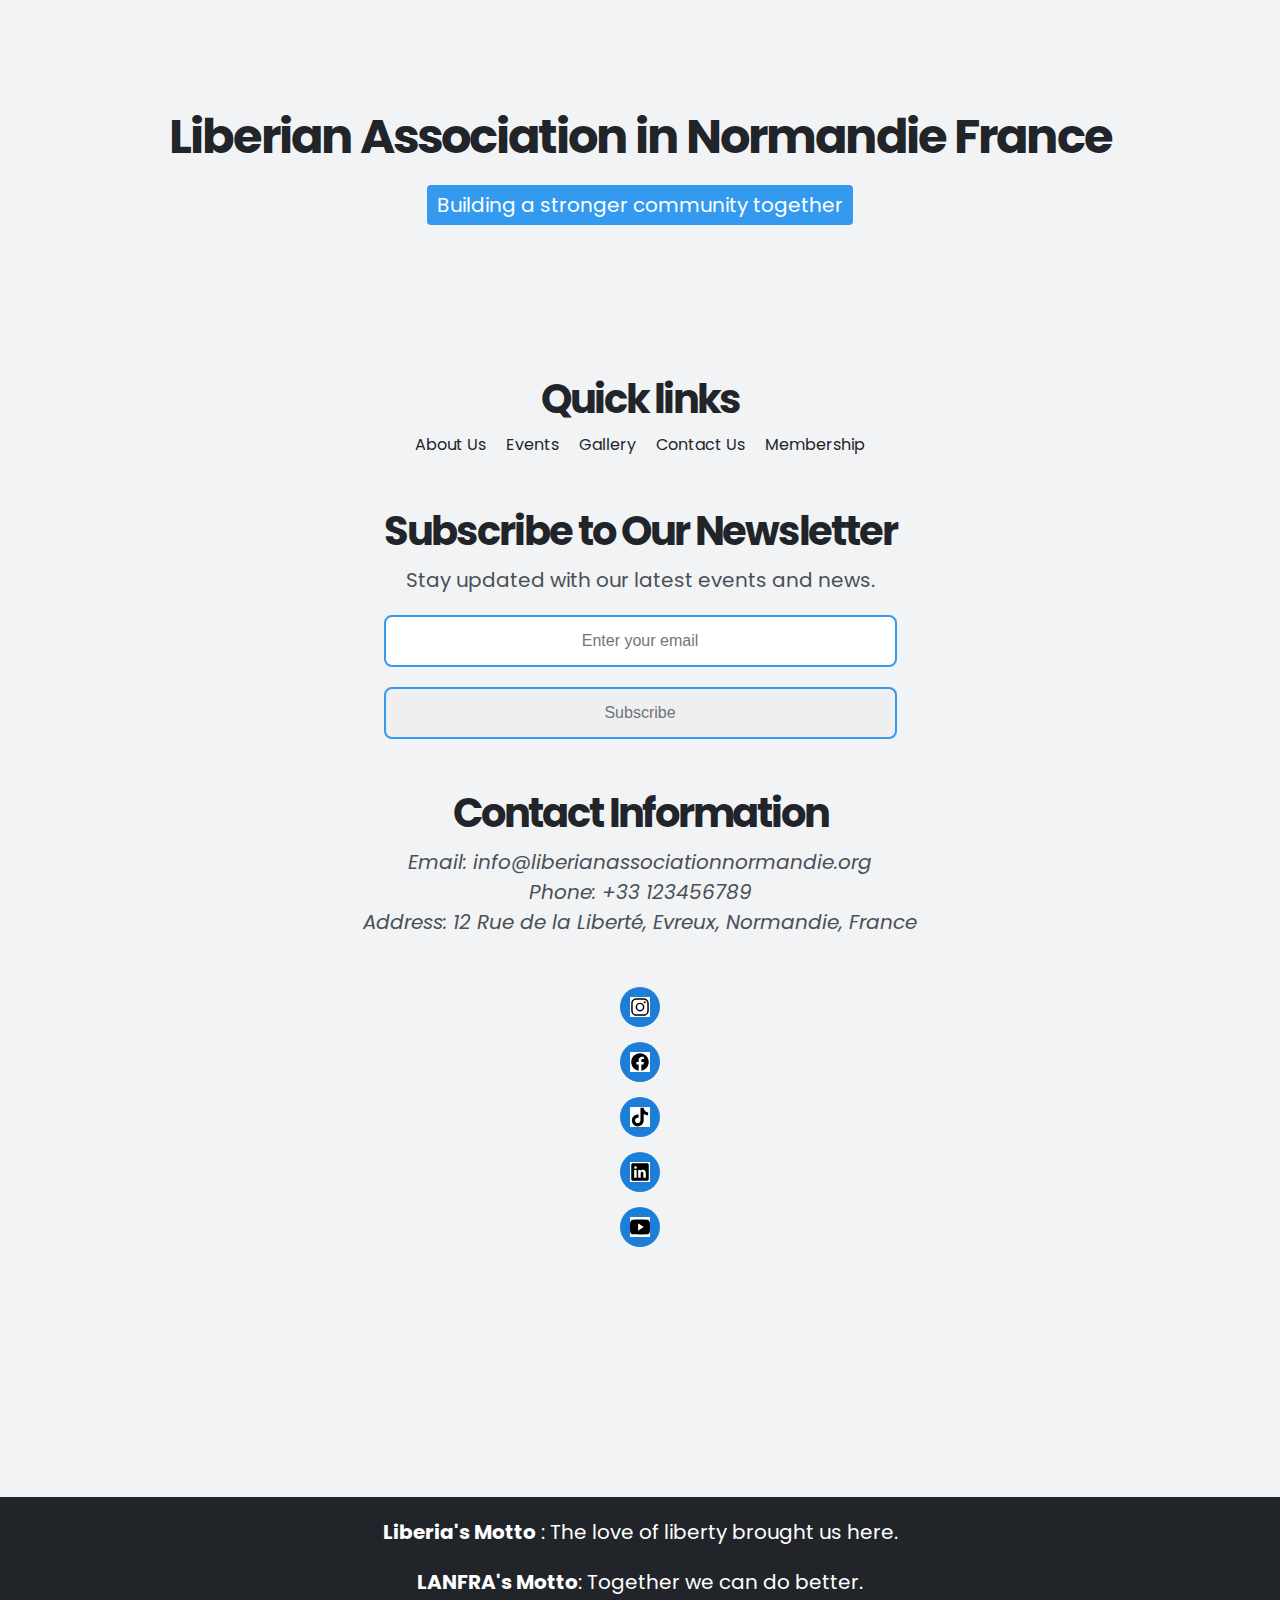
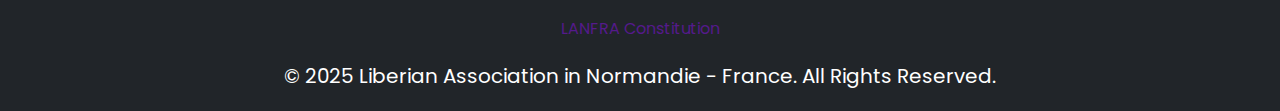
<file: event-registration.html>
<!DOCTYPE html>
<html lang="en">
  <head>
    <meta charset="UTF-8" />
    <meta name="viewport" content="width=device-width, initial-scale=1.0" />
    <link rel="preconnect" href="https://fonts.googleapis.com" />
    <link rel="preconnect" href="https://fonts.gstatic.com" crossorigin />
    <link
      href="https://fonts.googleapis.com/css2?family=Inter:ital,opsz,wght@0,14..32,100..900;1,14..32,100..900&family=Montserrat:ital@0;1&family=Noto+Sans:ital,wght@0,100..900;1,100..900&family=Poppins:ital,wght@0,100;0,200;0,300;0,400;0,500;0,600;0,700;0,800;0,900;1,100;1,200;1,300;1,400;1,500;1,600;1,700;1,800;1,900&display=swap"
      rel="stylesheet"
    />
    <script src="js/event-registration.js" defer></script>
    <script src="js/script.js" defer></script>
    <link rel="stylesheet" href="css/style.css" />
    <link rel="stylesheet" href="css/event-resgistration.css">
    <link rel="stylesheet" href="css/queries.css">
    <title>Event Registration | LANFRA</title>
  </head>
  <body>
    <header>
      <!-- Navbar -->
      <nav class="navbar">
        <h1 class="org-name"><a href="index.html">LANFRA</a></h1>
        <button class="menu-toggle">☰</button>
        <ul class="nav-list">
          <li><a href="index.html">Home</a></li>
          <li><a href="about.html">About</a></li>
          <li class="active"><a href="events.html">Events</a></li>
          <li><a href="gallery.html">Gallery</a></li>
          <li><a href="contact.html">Contact</a></li>
          <li><a href="membership.html">Membership</a></li>
          <li><a href="resources.html" >Resources</a></li>
        </ul>
      </nav>
      <section id="hero" class="hero-section">
        <div class="container hero-content">
          <h2 id="heroTitle">LANFRA's Beautiful photos Gallery</h2>
          <p id="heroText">To glance at more of it...you can click the button just below</p>
          <a href="gallery.html" class="btn btn-primary">Our gallery</a>
        </div>
        <div class="arrows-container">
          <button class="btn-arrow" id="prevBtn" aria-label="Previous slide">
            <img class="btn-arrow-left" src="images/chevron-back-outline.svg" alt="Previous" />
          </button>
          <button class="btn-arrow" id="nextBtn" aria-label="Next slide">
            <img class="btn-arrow-right" src="images/chevron-forward-outline.svg" alt="Next" />
          </button>
        </div>
      </section>
    </header>

    <div class="container">
      <main class="main-sections">
        <!-- Event Registration Section -->
        <section id="event-registration" class="event-registration-section">
          <h2>Register for the Event</h2>
          <p>
            Please fill in the form below to secure your spot for the event.
          </p>

          <form class="event-registration-form" action="submit-form.php" method="POST">
            <!-- Full Name -->
            <label for="full-name">Full Name</label>
            <input type="text" id="full-name" name="full-name" required />

            <!-- Email -->
            <label for="email">Email Address</label>
            <input type="email" id="email" name="email" required />

            <!-- Phone -->
            <label for="phone">Phone Number</label>
            <input type="tel" id="phone" name="phone" required />

            <!-- Event Selection -->
            <label for="event">Select Event</label>
            <select class="select-event-registration" id="event" name="event" required>
              <option value="meet-greet">Community Meet & Greet</option>
              <option value="independence">Independence Day Celebration</option>
              <option value="fraternity">Fraternity Party</option>
              <option value="other">Others</option>
            </select>

            <!-- Additional Message -->
            <label for="message">Additional Message (Optional)</label>
            <textarea id="message" name="message" rows="4"></textarea>

            <!-- Submit Button -->
            <button type="submit" class="btn btn-primary">Register Now</button>
          </form>
        </section>

        <article id="goal" class="shared-section">
          <div class="shared-content">
            <!-- Logo and Organization Name -->

            <h2>Liberian Association in Normandie France</h2>
            <p>
              <span class="highlight highlight-primary"
                >Building a stronger community together</span
              >
            </p>
          </div>
        </article>

        <!-- Quick Link -->

        <div class="quick-link-wrapper">
          <nav class="footer-links">
            <div><h3>Quick links</h3></div>
            <ul class="footer-quick-links">
              <li><a href="about.html">About Us</a></li>
              <li><a href="events.html">Events</a></li>
              <li><a href="gallery.html">Gallery</a></li>
              <li><a href="contact.html">Contact Us</a></li>
              <li><a href="membership.html">Membership</a></li>
            </ul>
          </nav>

          <!-- Newsletter Subscription Form -->
          <div class="footer-newsletter">
            <div class="footer-newsletter-content">
              <h3>Subscribe to Our Newsletter</h3>
              <p>Stay updated with our latest events and news.</p>
            </div>

            <form class="form-group" action="" id="newsletterForm">
              <input
                type="email"
                id="newsletter-email"
                placeholder="Enter your email"
                required
              />
              <button type="submit" class="btn btn-tertiary">Subscribe</button>
            </form>
          </div>

          <!-- Contact Information -->
          <div class="contact-info">
            <h3>Contact Information</h3>
            <address class="footer-contact">
              <p>Email: info@liberianassociationnormandie.org</p>
              <p>Phone: +33 123456789</p>
              <p>Address: 12 Rue de la Liberté, Evreux, Normandie, France</p>
            </address>
          </div>

          <ul class="social-media-logo-wrapper">
            <li class="social-media-logo">
              <a href="https://www.instagram.com/"
                ><img src="images/instagram.svg" alt="instagram logo"
              /></a>
            </li>

            <li class="social-media-logo">
              <a href="https://www.facebook.com/"
                ><img src="images/facebook.svg" alt="facebook logo"
              /></a>
            </li>

            <li class="social-media-logo">
              <a href="https://www.tiktok.com/"
                ><img src="images/tiktok.svg" alt="tiktok logo"
              /></a>
            </li>

            <li class="social-media-logo">
              <a href="https://www.linkedin.com/"
                ><img src="images/linkedin.svg" alt="linkedin logo"
              /></a>
            </li>

            <li class="social-media-logo">
              <a href="https://www.youtube.com/"
                ><img src="images/youtube.svg" alt="youtube"
              /></a>
            </li>
          </ul>
        </div>
      </main>
    </div>

    <footer>
      <div class="motto-wrapper">
        <p>
          <span>Liberia's Motto</span> : The love of liberty brought us here.
        </p>
        <p><span>LANFRA's Motto</span>: Together we can do better.</p>
        <!-- add the constitution -->
        <a href="" download
          >LANFRA Constitution</a>
        <p>
          &copy; 2025 Liberian Association in Normandie - France. All Rights
          Reserved.
        </p>
        <button id="backToTopBtn" class="back-to-top" aria-label="Back to Top">
          ↑
        </button>
      </div>
    </footer>
  </body>
</html>
</file>
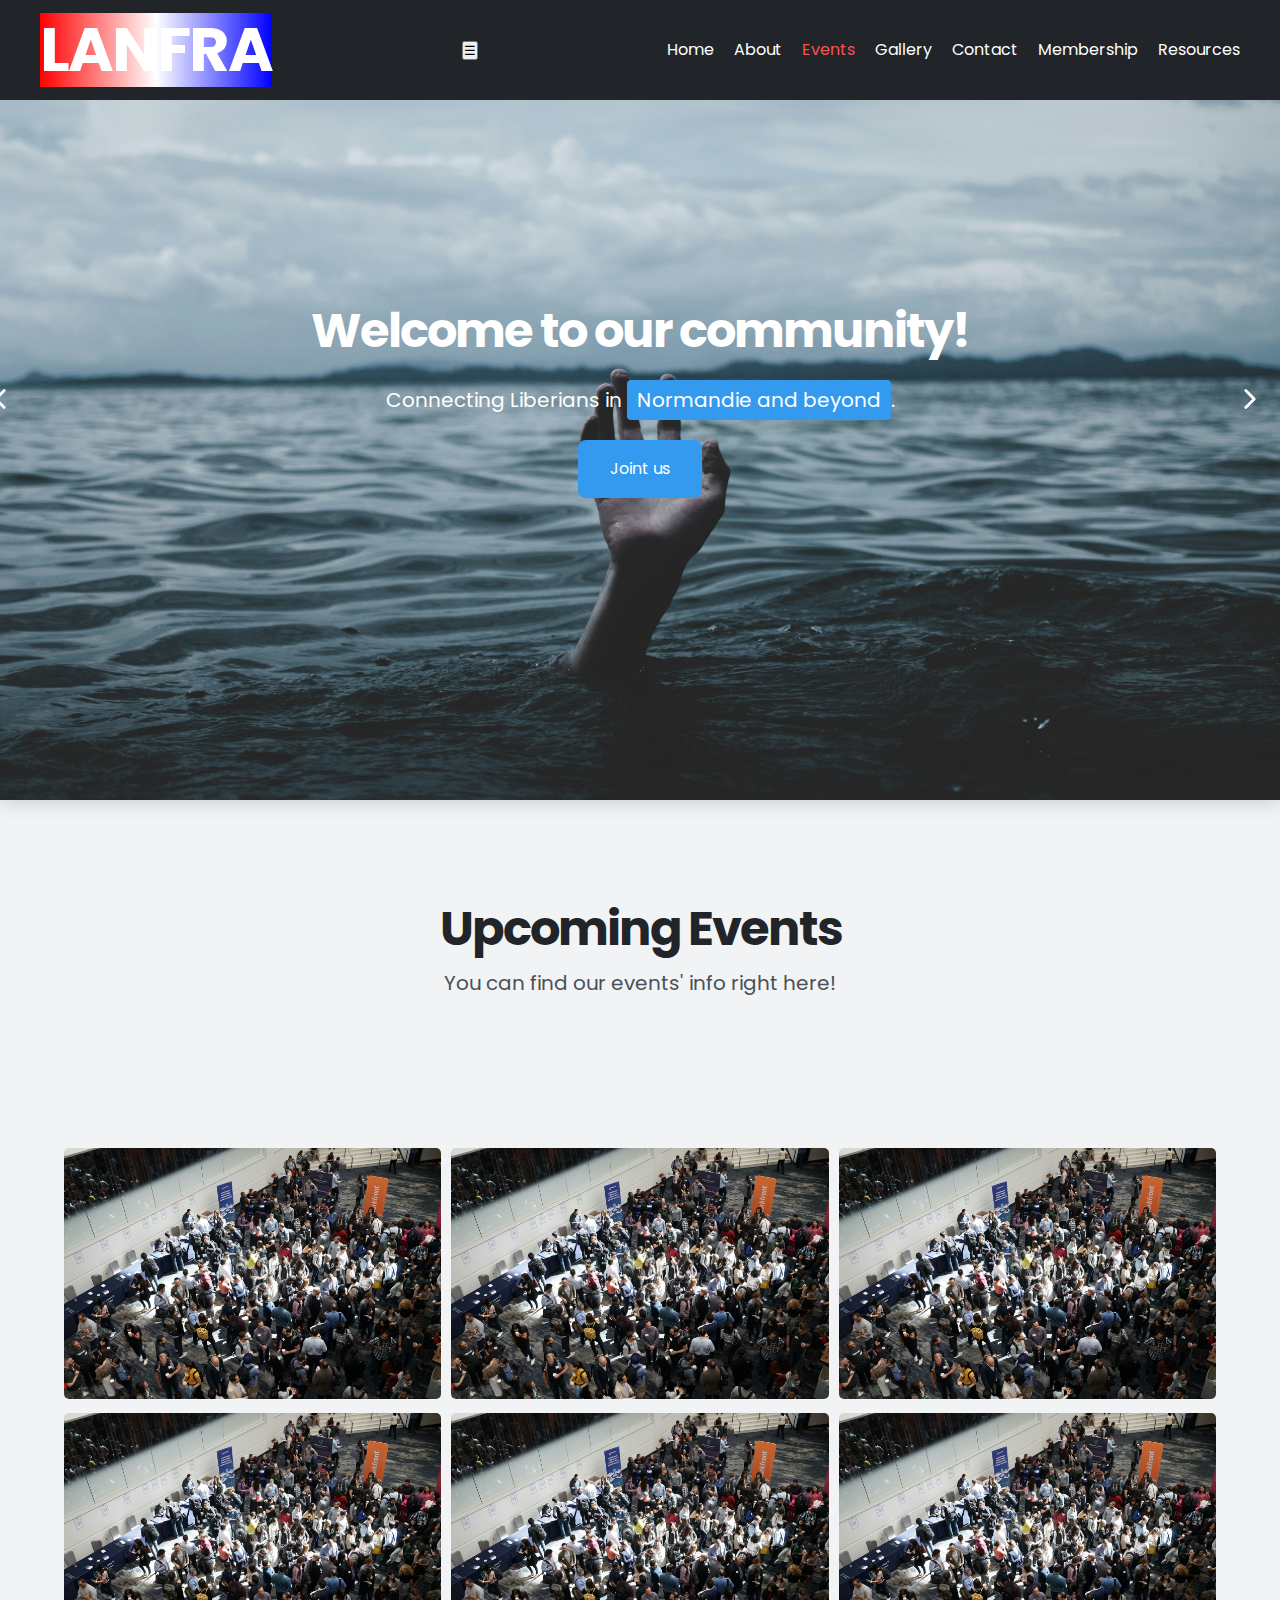
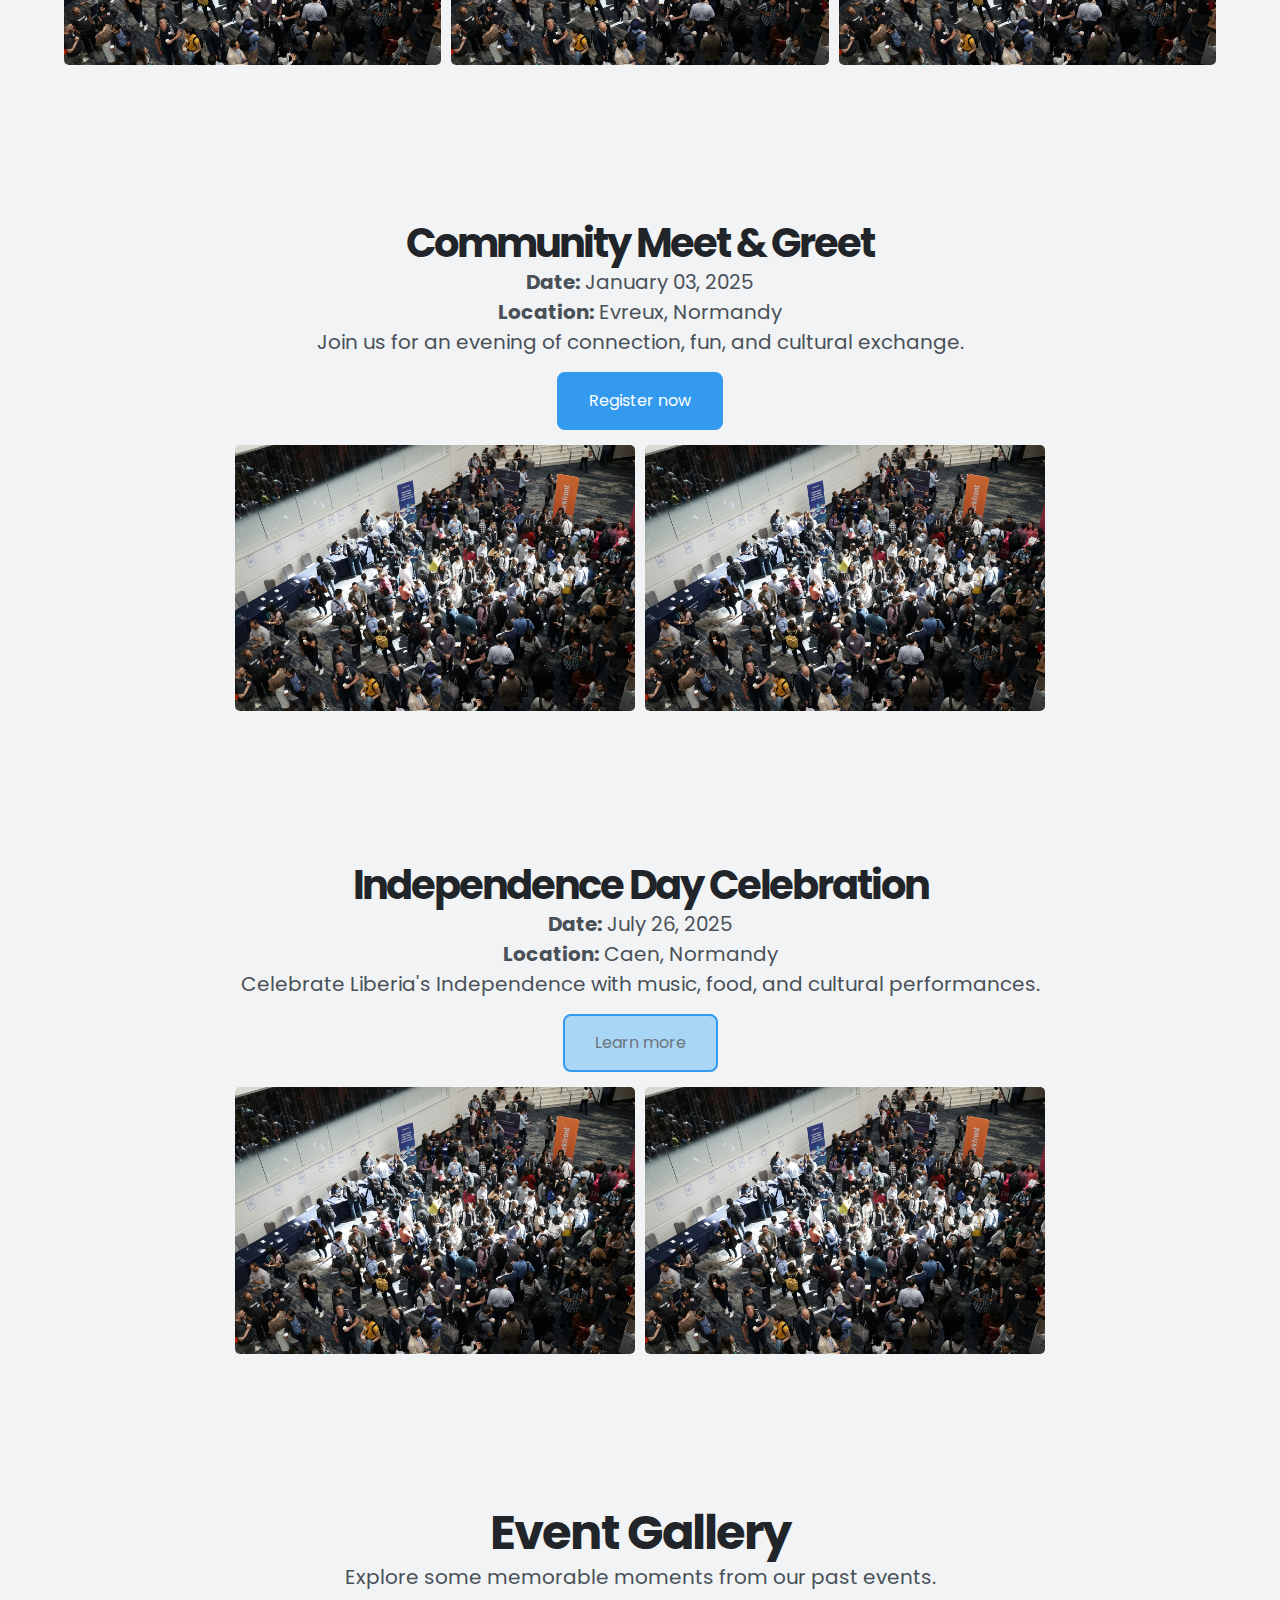
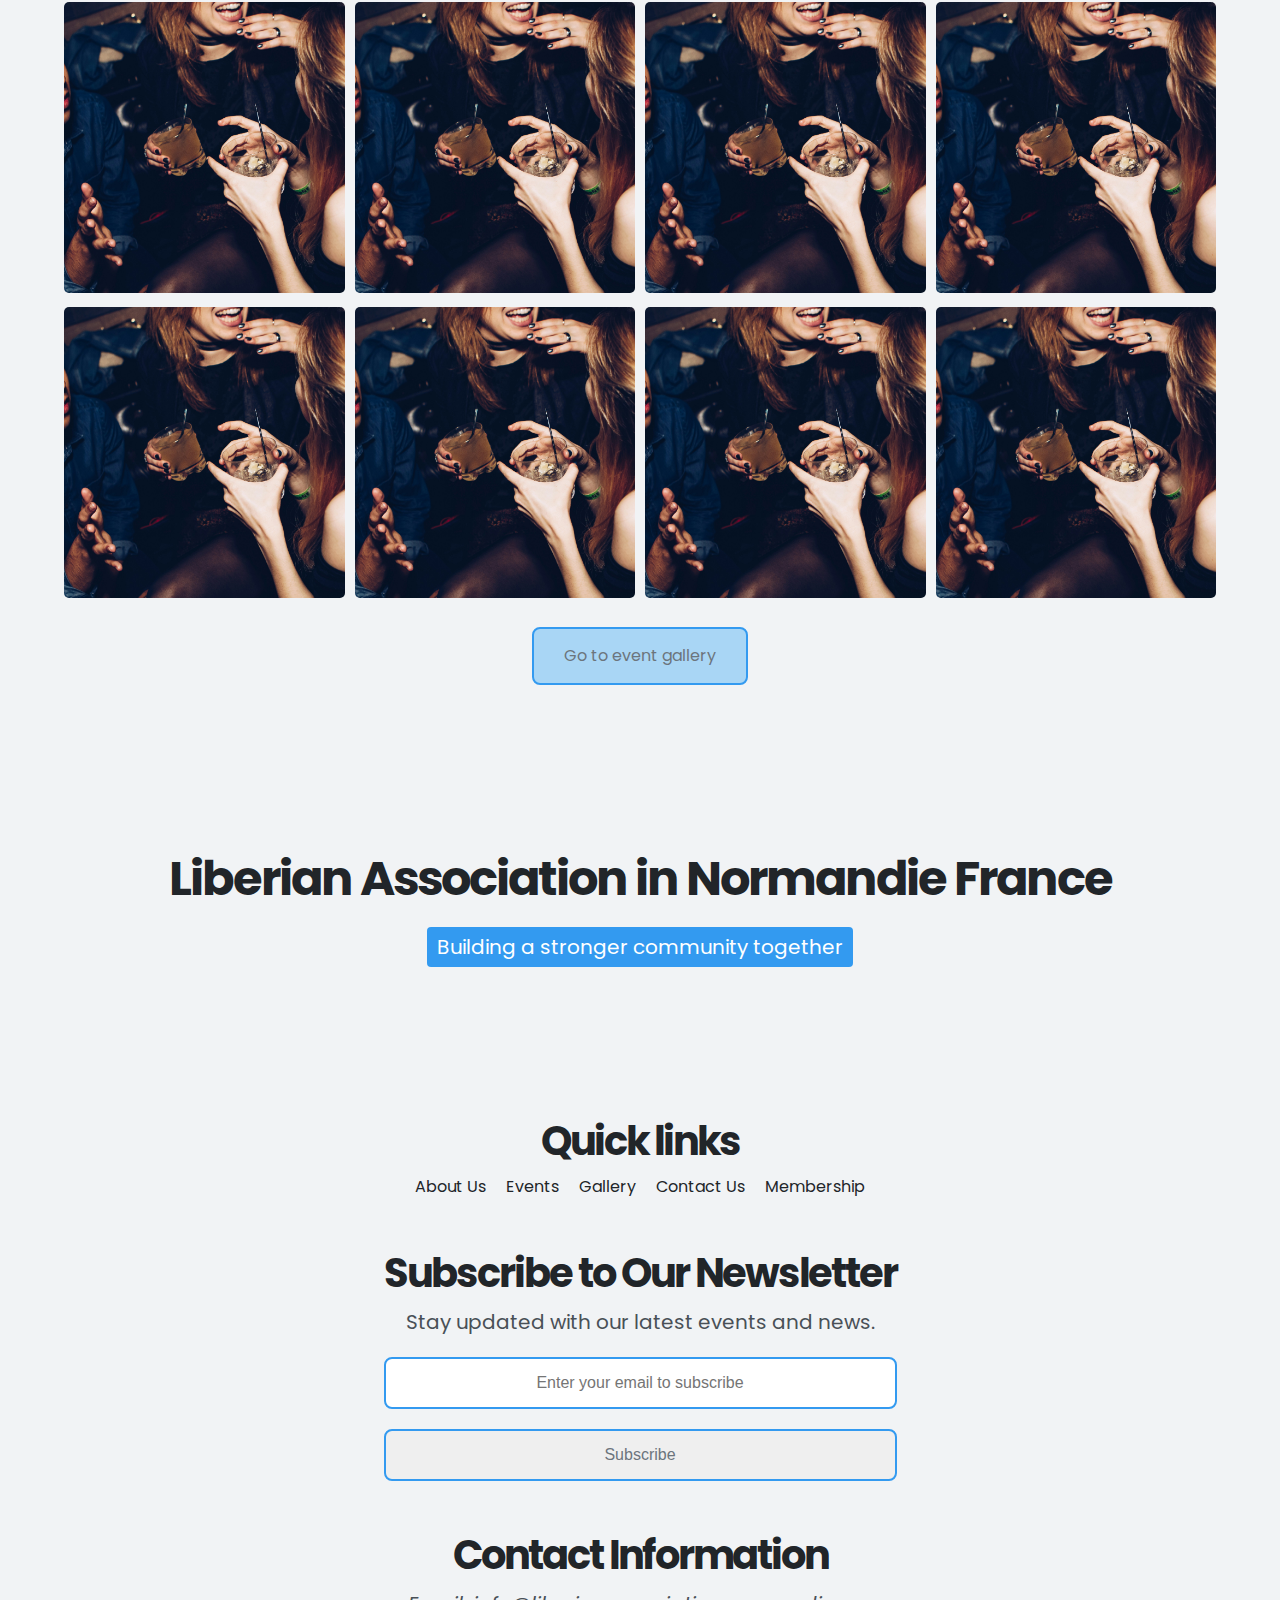
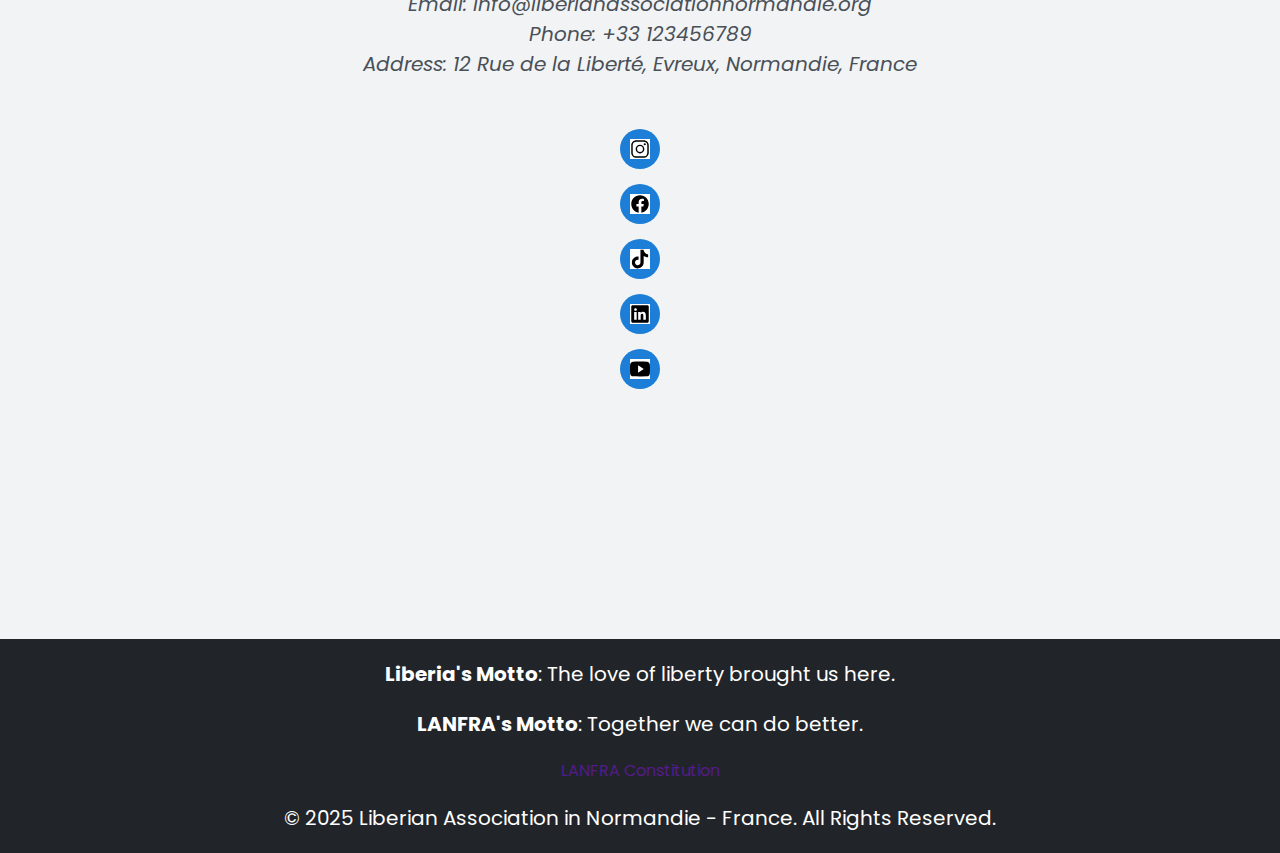
<file: events.html>
<!DOCTYPE html>
<html lang="en">
  <head>
    <meta charset="UTF-8" />
    <meta name="viewport" content="width=device-width, initial-scale=1.0" />
    <link rel="preconnect" href="https://fonts.googleapis.com" />
    <link rel="preconnect" href="https://fonts.gstatic.com" crossorigin />
    <link
      href="https://fonts.googleapis.com/css2?family=Inter:ital,opsz,wght@0,14..32,100..900;1,14..32,100..900&family=Montserrat:ital@0;1&family=Noto+Sans:ital,wght@0,100..900;1,100..900&family=Poppins:ital,wght@0,100;0,200;0,300;0,400;0,500;0,600;0,700;0,800;0,900;1,100;1,200;1,300;1,400;1,500;1,600;1,700;1,800;1,900&display=swap"
      rel="stylesheet"
    />
    <script src="js/script.js" defer></script>
    <link rel="stylesheet" href="css/style.css" />
    <link rel="stylesheet" href="css/events.css" />
    <link rel="stylesheet" href="css/queries.css">
    <title>Events | LANFRA</title>
  </head>
  <body>
    <header>
      <!-- Navbar -->
      <nav class="navbar" aria-label="Main navigation">
        <h1 class="org-name"><a href="index.html">LANFRA</a></h1>
        <button class="menu-toggle">☰</button>
        <ul class="nav-list">
          <li><a href="index.html">Home</a></li>
          <li><a href="about.html">About</a></li>
          <li class="active"><a href="events.html">Events</a></li>
          <li><a href="gallery.html">Gallery</a></li>
          <li><a href="contact.html">Contact</a></li>
          <li><a href="membership.html">Membership</a></li>
          <li><a href="resources.html">Resources</a></li>
        </ul>
      </nav>

      <section id="hero" class="hero-section">
        <div class="container hero-content">
          <h2 id="heroTitle">Welcome to LANFRA</h2>
          <p id="heroText">
            Connecting and Supporting the Liberian Community in Normandie
          </p>
          <a href="membership.html" class="btn btn-primary">Joint us</a>
        </div>
        <div class="arrows-container">
          <button class="btn-arrow" id="prevBtn" aria-label="Previous slide">
            <img class="btn-arrow-left" src="images/chevron-back-outline.svg" alt="Previous" />
          </button>
          <button class="btn-arrow" id="nextBtn" aria-label="Next slide">
            <img class="btn-arrow-right" src="images/chevron-forward-outline.svg" alt="Next" />
          </button>
        </div>
      </section>
    </header>

    <div class="container">
      <main class="main-sections">
        <!-- Events Section -->
        <section id="events" class="events-section">
          <div class="events-above-text">
            <h2>Upcoming Events</h2>
            <p>You can find our events' info right here!</p>
          </div>
          <div>
            <div class="events-images events-image-above">
              <div class="event-card">
                <img
                  src="images/crowd.jpg"
                  alt="Community Meet & Greet Event Image"
                />
              </div>
              <div class="event-card">
                <img
                  src="images/crowd.jpg"
                  alt="Community Meet & Greet Event Image"
                />
              </div>
              <div class="event-card">
                <img
                  src="images/crowd.jpg"
                  alt="Community Meet & Greet Event Image"
                />
              </div>
            </div>

            <div class="events-images">
              <div class="event-card">
                <img
                  src="images/crowd.jpg"
                  alt="Community Meet & Greet Event Image"
                />
              </div>
              <div class="event-card">
                <img
                  src="images/crowd.jpg"
                  alt="Community Meet & Greet Event Image"
                />
              </div>
              <div class="event-card">
                <img
                  src="images/crowd.jpg"
                  alt="Community Meet & Greet Event Image"
                />
              </div>
            </div>
          </div>

          <!-- Event 1 -->
          <article class="event-card">
            <div class="event-info">
              <h3>Community Meet & Greet</h3>
              <p><strong>Date:</strong> January 03, 2025</p>
              <p><strong>Location:</strong> Evreux, Normandy</p>
              <p>
                Join us for an evening of connection, fun, and cultural
                exchange.
              </p>
              <a href="event-registration.html" class="btn btn-primary"
                >Register now</a
              >
              <div class="event-card-images">
                <img
                  src="images/crowd.jpg"
                  alt="Independence Day Celebration Event Image"
                />
                <img
                  src="images/crowd.jpg"
                  alt="Independence Day Celebration Event Image"
                />
              </div>
            </div>
          </article>

          <!-- Event 2 -->
          <article class="event-card">
            <div class="event-info">
              <h3>Independence Day Celebration</h3>
              <p><strong>Date:</strong> July 26, 2025</p>
              <p><strong>Location:</strong> Caen, Normandy</p>
              <p>
                Celebrate Liberia's Independence with music, food, and cultural
                performances.
              </p>
              <a href="#" class="btn btn-secondary">Learn more</a>
              <div class="event-card-images">
                <img
                  src="images/crowd.jpg"
                  alt="Independence Day Celebration - 2025 Event Image"
                />
                <img
                  src="images/crowd.jpg"
                  alt="Independence Day Celebration - 2025 Event Image"
                />
              </div>
            </div>
          </article>
        </section>

        <section id="event-gallery" class="event-gallery-section">
          <div class="event-gallery-text">
            <h2>Event Gallery</h2>
            <p>Explore some memorable moments from our past events.</p>
          </div>

          <div class="gallery-grid">
            <!-- Image 1 -->
            <div class="gallery-item">
              <img
                src="images/girls-with-drinks.jpg"
                alt="Community Meet & Greet Event"
              />
            </div>
            <!-- Image 2 -->
            <div class="gallery-item">
              <img
              src="images/girls-with-drinks.jpg"
              alt="Independence Day Celebration - 2024 Event"
              loading="lazy"
            />
            
            </div>
            <!-- Image 3 -->
            <div class="gallery-item">
              <img
                src="images/girls-with-drinks.jpg"
                alt="Fundraising Dinner"
              />
            </div>
            <div class="gallery-item">
              <img
                src="images/girls-with-drinks.jpg"
                alt="Fundraising Dinner"
              />
            </div>
          </div>

          <div class="gallery-grid">
            <!-- Image 1 -->
            <div class="gallery-item">
              <img
                src="images/girls-with-drinks.jpg"
                alt="Community Meet & Greet Event"
              />
            </div>
            <!-- Image 2 -->
            <div class="gallery-item">
              <img
                src="images/girls-with-drinks.jpg"
                alt="Independence Day Celebration - 2024 Event"
                loading="lazy"
              />
            </div>
            <!-- Image 3 -->
            <div class="gallery-item">
              <img
                src="images/girls-with-drinks.jpg"
                alt="Fundraising Dinner"
              />
            </div>
            <div class="gallery-item">
              <img
                src="images/girls-with-drinks.jpg"
                alt="Fundraising Dinner"
              />
            </div>
          </div>
          <a class="btn btn-secondary" href="#event-gallery"
            >Go to event gallery</a
          >
        </section>

        <article id="goal" class="shared-section">
          <div class="shared-content">
            <!-- Logo and Organization Name -->

            <h2>Liberian Association in Normandie France</h2>
            <p>
              <span class="highlight highlight-primary"
                >Building a stronger community together</span
              >
            </p>
          </div>
        </article>
        <!-- Quick Link -->

        <div class="quick-link-wrapper">
          <nav class="footer-links">
            <div><h3>Quick links</h3></div>
            <ul class="footer-quick-links">
              <li><a href="about.html">About Us</a></li>
              <li><a href="events.html">Events</a></li>
              <li><a href="gallery.html">Gallery</a></li>
              <li><a href="contact.html">Contact Us</a></li>
              <li><a href="membership.html">Membership</a></li>
            </ul>
          </nav>

          <!-- Newsletter Subscription Form -->
          <div class="footer-newsletter">
            <div class="footer-newsletter-content">
              <h3>Subscribe to Our Newsletter</h3>
              <p>Stay updated with our latest events and news.</p>
            </div>

            <form class="form-group" action="" id="newsletterForm">
              <input
                type="email"
                id="newsletter-email"
                placeholder="Enter your email to subscribe"
                required
                aria-label="Email for subscription"
              />

              <button type="submit" class="btn btn-tertiary">Subscribe</button>
            </form>
          </div>

          <!-- Contact Information -->
          <div class="contact-info">
            <h3>Contact Information</h3>
            <address class="footer-contact">
              <p>Email: info@liberianassociationnormandie.org</p>
              <p>Phone: +33 123456789</p>
              <p>Address: 12 Rue de la Liberté, Evreux, Normandie, France</p>
            </address>
          </div>

          <ul class="social-media-logo-wrapper">
            <li class="social-media-logo">
              <a href="https://www.instagram.com/"
                ><img src="images/instagram.svg" alt="instagram logo"
              /></a>
            </li>

            <li class="social-media-logo">
              <a href="https://www.facebook.com/"
                ><img src="images/facebook.svg" alt="facebook logo"
              /></a>
            </li>

            <li class="social-media-logo">
              <a href="https://www.tiktok.com/"
                ><img src="images/tiktok.svg" alt="tiktok logo"
              /></a>
            </li>

            <li class="social-media-logo">
              <a href="https://www.linkedin.com/"
                ><img src="images/linkedin.svg" alt="linkedin logo"
              /></a>
            </li>

            <li class="social-media-logo">
              <a href="https://www.youtube.com/"
                ><img src="images/youtube.svg" alt="youtube"
              /></a>
            </li>
          </ul>
        </div>
      </main>
    </div>

    <footer>
      <div class="motto-wrapper">
        <p>
          <span>Liberia's Motto</span>: The love of liberty brought us here.
        </p>
        <p><span>LANFRA's Motto</span>: Together we can do better.</p>
        <a href="" download>LANFRA Constitution</a>
        <p>
          &copy; 2025 Liberian Association in Normandie - France. All Rights
          Reserved.
        </p>
        <button id="backToTopBtn" class="back-to-top" aria-label="Back to Top">
          ↑
        </button>
      </div>
    </footer>
    <!-- code is validated but i am going at the form and the image aspects -->

    <!-- Footer -->
  </body>
</html>
</file>
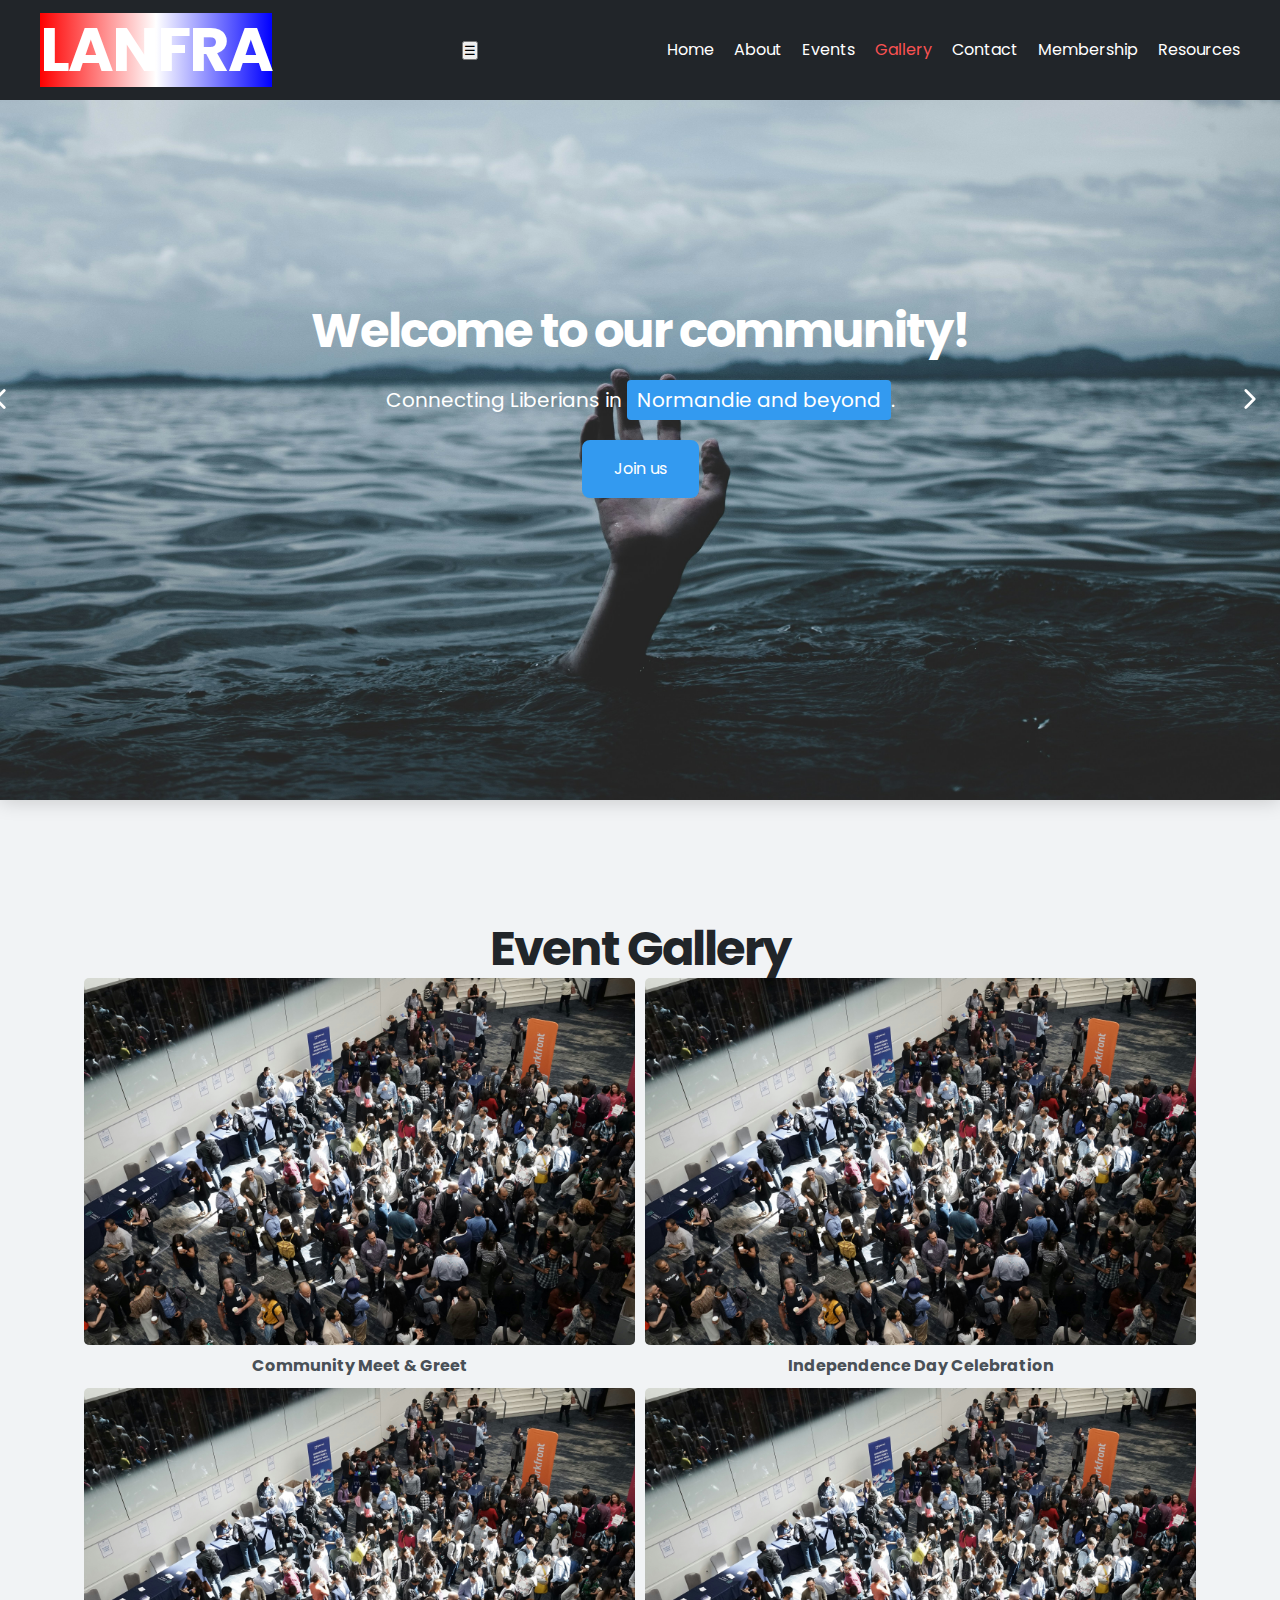
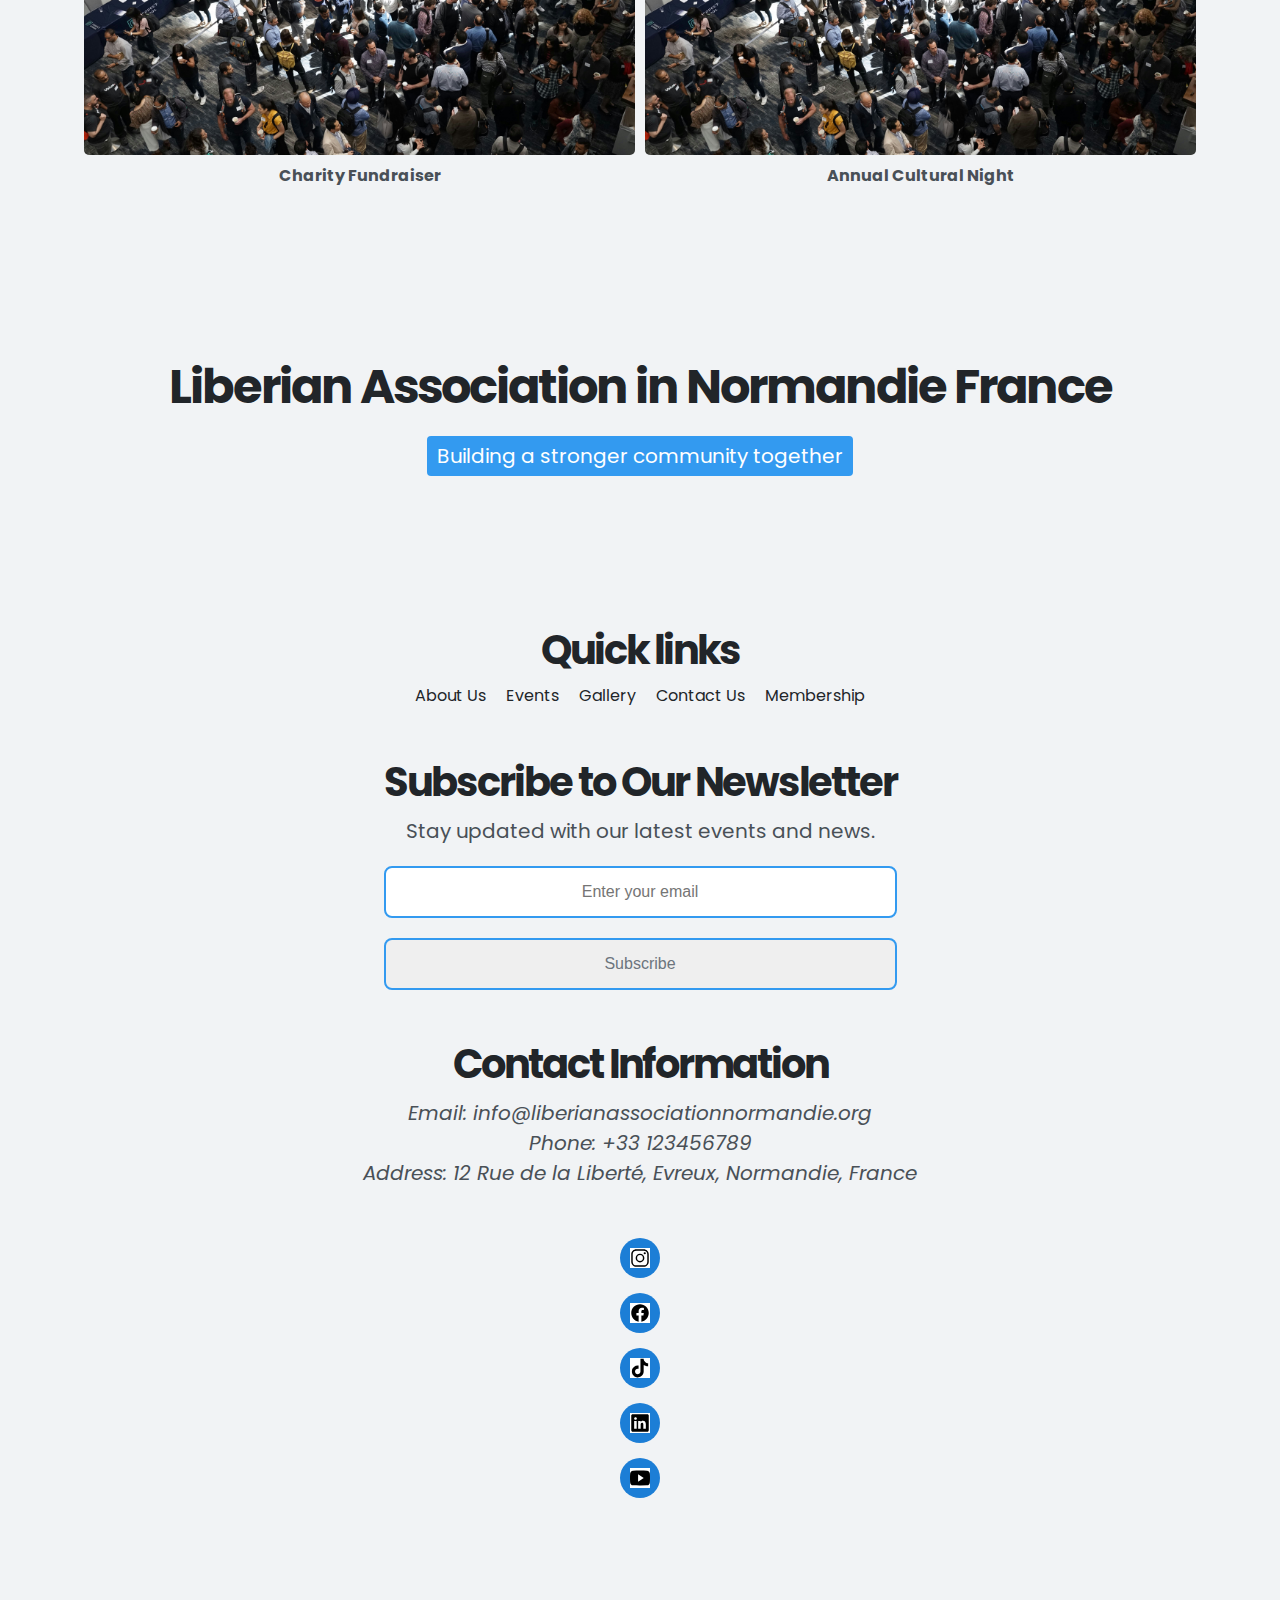
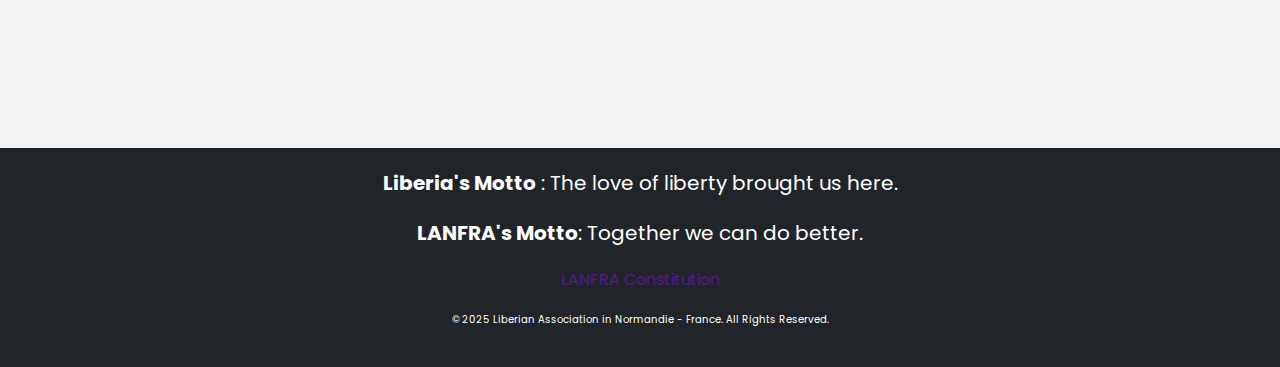
<file: gallery.html>
<!DOCTYPE html>
<html lang="en">
  <head>
    <meta charset="UTF-8" />
    <meta name="viewport" content="width=device-width, initial-scale=1.0" />
    <link rel="preconnect" href="https://fonts.googleapis.com" />
    <link rel="preconnect" href="https://fonts.gstatic.com" crossorigin />
    <link
      href="https://fonts.googleapis.com/css2?family=Inter:ital,opsz,wght@0,14..32,100..900;1,14..32,100..900&family=Montserrat:ital@0;1&family=Noto+Sans:ital,wght@0,100..900;1,100..900&family=Poppins:ital,wght@0,100;0,200;0,300;0,400;0,500;0,600;0,700;0,800;0,900;1,100;1,200;1,300;1,400;1,500;1,600;1,700;1,800;1,900&display=swap"
      rel="stylesheet"
    />
    <script src="js/script.js" defer></script>
    <link rel="stylesheet" href="css/style.css" />
    <link rel="stylesheet" href="css/gallery.css">
    <link rel="stylesheet" href="css/queries.css">
    <title>Gallery | LANFRA</title>
  </head>
  <body>
    <header>
      <!-- Navbar -->
      <nav class="navbar" aria-label="Main navigation">
        <h1 class="org-name"><a href="index.html">LANFRA</a></h1>
        <button class="menu-toggle">☰</button>
        <ul class="nav-list">
          <li><a href="index.html">Home</a></li>
          <li><a href="about.html">About</a></li>
          <li><a href="events.html">Events</a></li>
          <li class="active"><a href="gallery.html">Gallery</a></li>
          <li><a href="contact.html">Contact</a></li>
          <li><a href="membership.html">Membership</a></li>
          <li><a href="resources.html" >Resources</a></li>
        </ul>
      </nav>

      <section id="hero" class="hero-section">
        <div class="container hero-content">
          <h2 id="heroTitle">Gallery</h2>
          <p id="heroText">Explore memorable moments from our events and gatherings.</p>
          <a href="membership.html" class="btn btn-primary">Join us</a>
        </div>
        <div class="arrows-container">
          <button class="btn-arrow" id="prevBtn" aria-label="Previous slide">
            <img class="btn-arrow-left" src="images/chevron-back-outline.svg" alt="Previous" />
          </button>
          <button class="btn-arrow" id="nextBtn" aria-label="Next slide">
            <img class="btn-arrow-right" src="images/chevron-forward-outline.svg" alt="Next" />
          </button>
        </div>
      </section>
    </header>
    <div class="container">
      <main class="main-sections">
        <!-- Gallery Section -->
        <section id="event-gallery" class="section-gallery">
          <h2>Event Gallery</h2>
          <div class="gallery-grid">
            <figure class="gallery-item">
              <img src="images/crowd.jpg" alt="Event 1" />
              <figcaption class="figcaption">Community Meet & Greet</figcaption>
            </figure>
            <figure class="gallery-item">
              <img src="images/crowd.jpg" alt="Event 2" />
              <figcaption class="figcaption">
                Independence Day Celebration
              </figcaption>
            </figure>
            <figure class="gallery-item">
              <img src="images/crowd.jpg" alt="Event 3" />
              <figcaption class="figcaption">Charity Fundraiser</figcaption>
            </figure>
            <figure class="gallery-item">
              <img src="images/crowd.jpg" alt="Event 4" />
              <figcaption class="figcaption">Annual Cultural Night</figcaption>
            </figure>
          </div>
        </section>

        <article id="goal" class="shared-section">
          <div class="shared-content">
            <!-- Logo and Organization Name -->

            <h2>Liberian Association in Normandie France</h2>
            <p>
              <span class="highlight highlight-primary"
                >Building a stronger community together</span
              >
            </p>
          </div>
        </article>
        <!-- Quick Link -->

        <div class="quick-link-wrapper">
          <nav class="footer-links">
            <div><h3>Quick links</h3></div>
            <ul class="footer-quick-links">
              <li><a href="about.html">About Us</a></li>
              <li><a href="events.html">Events</a></li>
              <li><a href="gallery.html">Gallery</a></li>
              <li><a href="contact.html">Contact Us</a></li>
              <li><a href="membership.html">Membership</a></li>
            </ul>
          </nav>

          <!-- Newsletter Subscription Form -->
          <div class="footer-newsletter">
            <div class="footer-newsletter-content">
              <h3>Subscribe to Our Newsletter</h3>
              <p>Stay updated with our latest events and news.</p>
            </div>

            <form class="form-group" action="" id="newsletterForm">
              <input
                type="email"
                id="newsletter-email"
                placeholder="Enter your email"
                required
              />
              <button type="submit" class="btn btn-tertiary">Subscribe</button>
            </form>
          </div>

          <!-- Contact Information -->
          <div class="contact-info">
            <h3>Contact Information</h3>
            <address class="footer-contact">
              <p>Email: info@liberianassociationnormandie.org</p>
              <p>Phone: +33 123456789</p>
              <p>Address: 12 Rue de la Liberté, Evreux, Normandie, France</p>
            </address>
          </div>

          <ul class="social-media-logo-wrapper">
            <li class="social-media-logo">
              <a href="https://www.instagram.com/"
                ><img src="images/instagram.svg" alt="instagram logo"
              /></a>
            </li>

            <li class="social-media-logo">
              <a href="https://www.facebook.com/"
                ><img src="images/facebook.svg" alt="facebook logo"
              /></a>
            </li>

            <li class="social-media-logo">
              <a href="https://www.tiktok.com/"
                ><img src="images/tiktok.svg" alt="tiktok logo"
              /></a>
            </li>

            <li class="social-media-logo">
              <a href="https://www.linkedin.com/"
                ><img src="images/linkedin.svg" alt="linkedin logo"
              /></a>
            </li>

            <li class="social-media-logo">
              <a href="https://www.youtube.com/"
                ><img src="images/youtube.svg" alt="youtube"
              /></a>
            </li>
          </ul>
        </div>
      </main>
    </div>

    <footer>
      <div class="motto-wrapper">
        <p>
          <span>Liberia's Motto</span> : The love of liberty brought us here.
        </p>
        <p><span>LANFRA's Motto</span>: Together we can do better.</p>
        <!-- add the constitution -->
        <a href="" download
          >LANFRA Constitution</a
        <p>
          &copy; 2025 Liberian Association in Normandie - France. All Rights
          Reserved.
        </p>
        <button id="backToTopBtn" class="back-to-top" aria-label="Back to Top">
          ↑
        </button>
      </div>
    </footer>
    <!-- code is validated but i am going at the form and the image aspects -->
  </body>
</html>
</file>
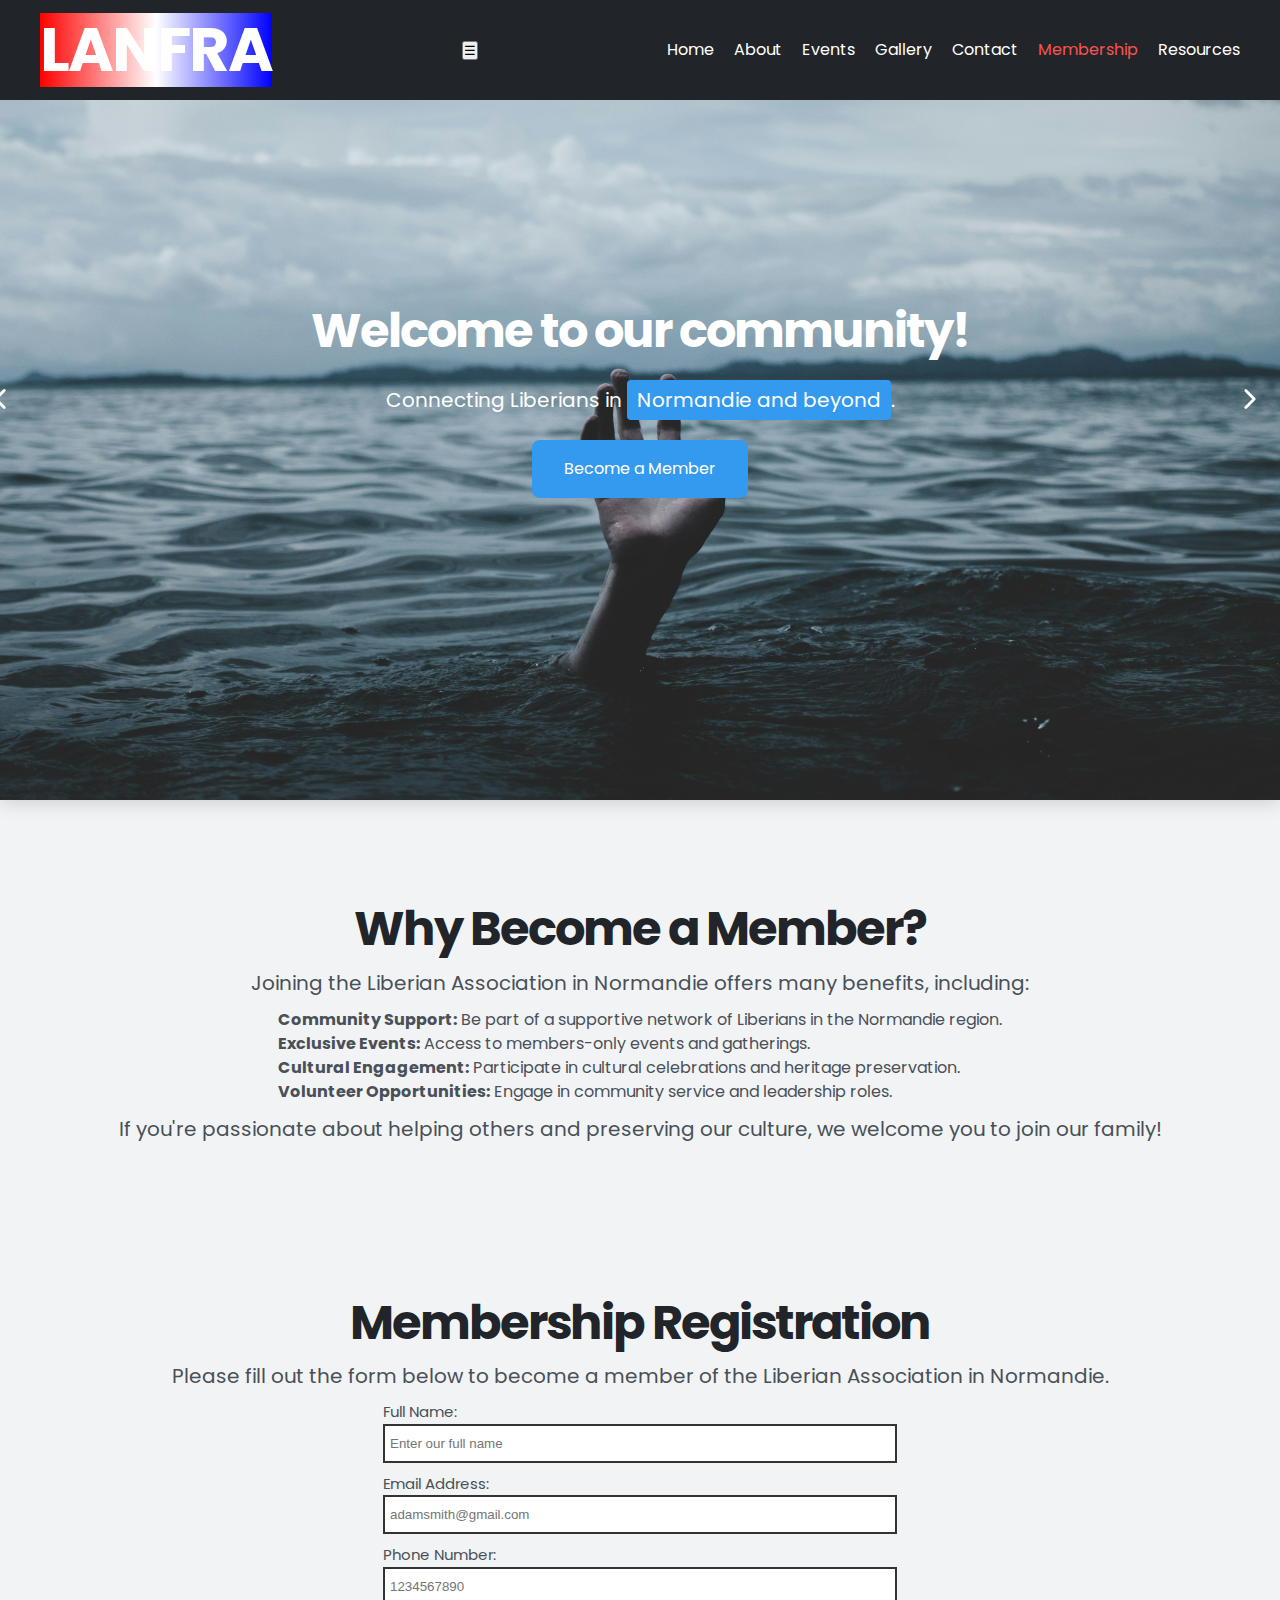
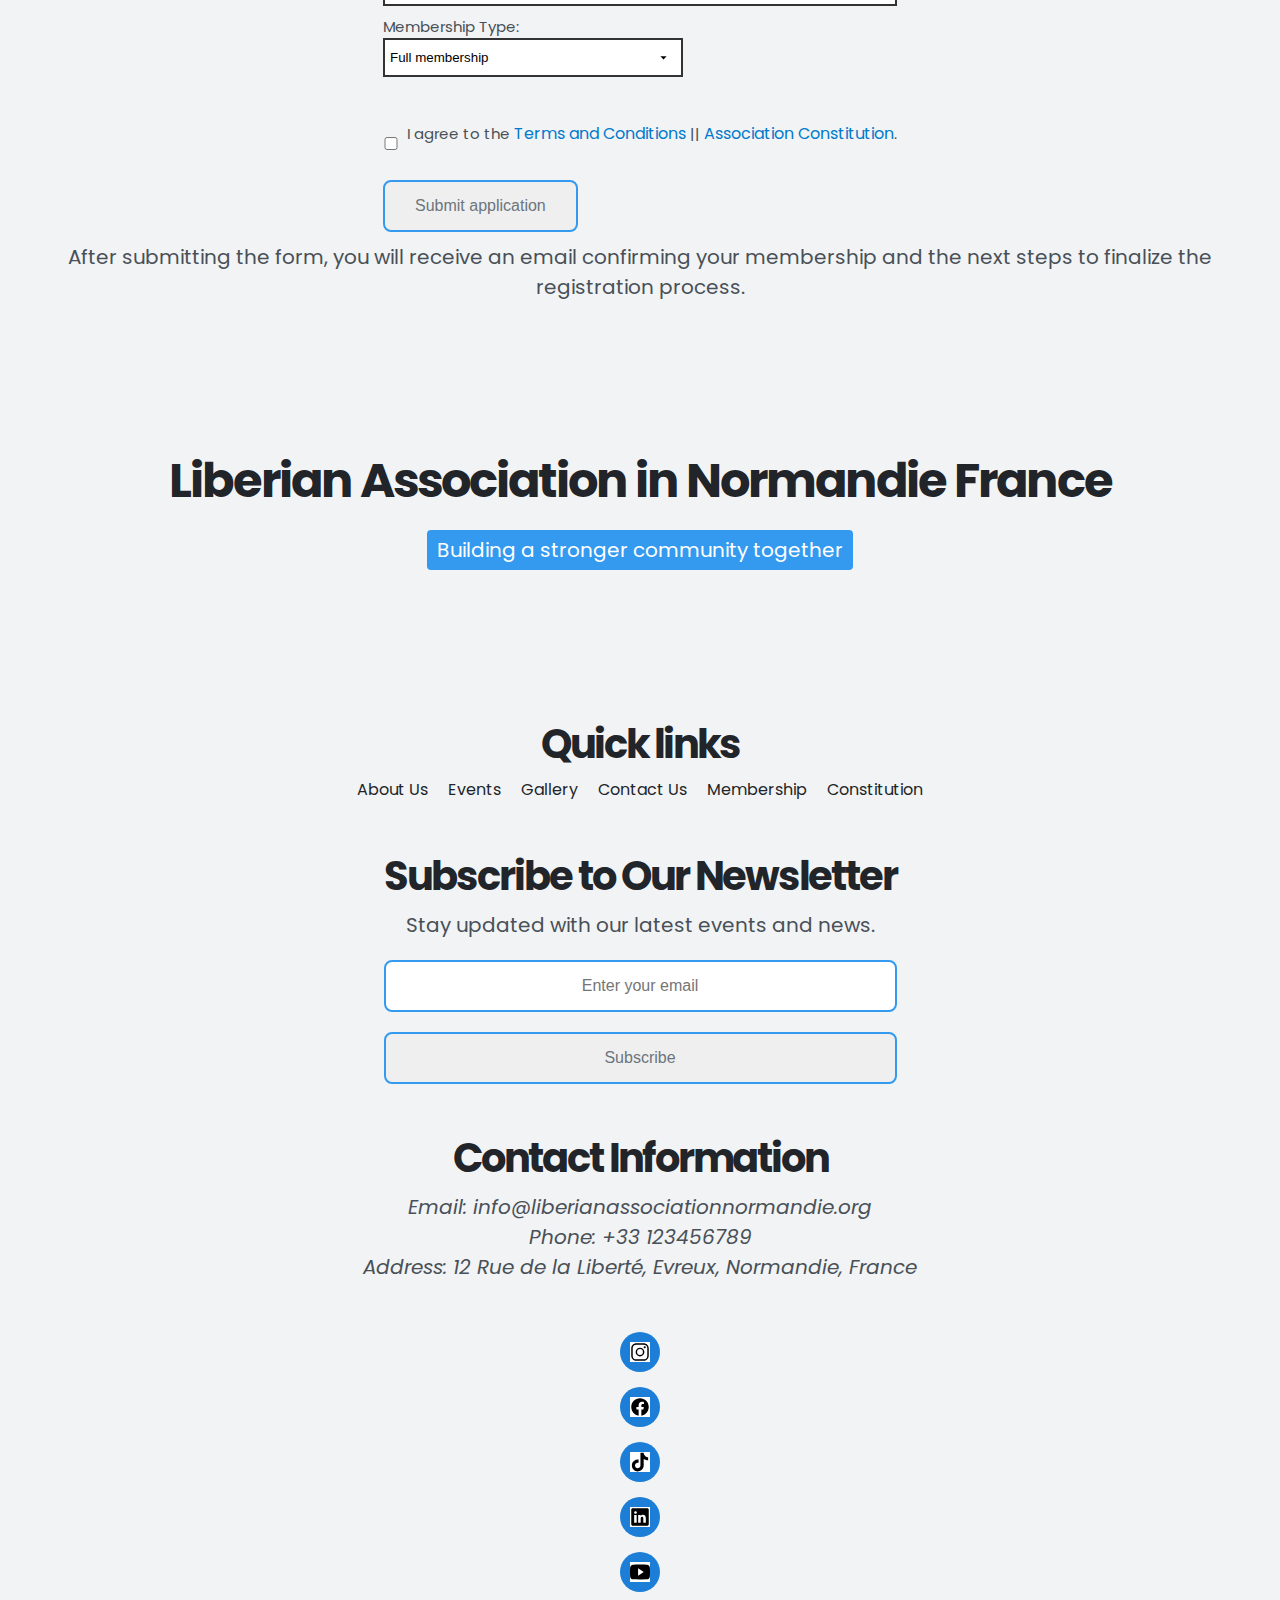
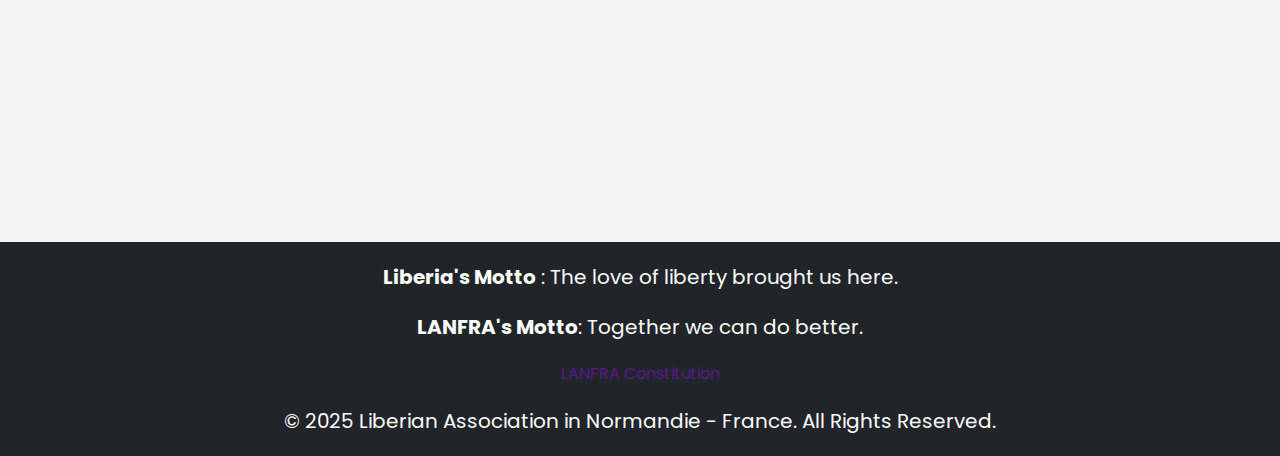
<file: membership.html>
<!DOCTYPE html>
<html lang="en">
  <head>
    <meta charset="UTF-8" />
    <meta name="viewport" content="width=device-width, initial-scale=1.0" />
    <link rel="preconnect" href="https://fonts.googleapis.com" />
    <link rel="preconnect" href="https://fonts.gstatic.com" crossorigin />
    <link
      href="https://fonts.googleapis.com/css2?family=Inter:ital,opsz,wght@0,14..32,100..900;1,14..32,100..900&family=Montserrat:ital@0;1&family=Noto+Sans:ital,wght@0,100..900;1,100..900&family=Poppins:ital,wght@0,100;0,200;0,300;0,400;0,500;0,600;0,700;0,800;0,900;1,100;1,200;1,300;1,400;1,500;1,600;1,700;1,800;1,900&display=swap"
      rel="stylesheet"
    />
    <script src="js/script.js" defer></script>
    <script src="js/membership.js" defer></script>
    <link rel="stylesheet" href="css/style.css" />
    <link rel="stylesheet" href="css/membership.css">
    <link rel="stylesheet" href="css/queries.css">
    <title>Membership | LANFRA</title>
  </head>
  <body>
    <header>
      <nav class="navbar" aria-label="Main navigation">
        <h1 class="org-name"><a href="index.html">LANFRA</a></h1>
        <button class="menu-toggle">☰</button>
        <ul class="nav-list">
          <li><a href="index.html">Home</a></li>
          <li><a href="about.html">About</a></li>
          <li><a href="events.html">Events</a></li>
          <li><a href="gallery.html">Gallery</a></li>
          <li><a href="contact.html">Contact</a></li>
          <li class="active"><a href="membership.html">Membership</a></li>
          <li><a href="resources.html" >Resources</a></li>
        </ul>
      </nav>

      <section id="hero" class="hero-section">
        <div class="container hero-content">
          <h2 id="heroTitle">Join the Liberian Association in Normandie</h2>
          <p id="heroText">
            Be a part of our vibrant community. Support each other, celebrate
            Liberian culture, and grow together.
          </p>
          <a href="#membership-form" class="btn btn-primary">Become a Member</a>
        </div>
        <div class="arrows-container">
          <button class="btn-arrow" id="prevBtn" aria-label="Previous slide">
            <img class="btn-arrow-left" src="images/chevron-back-outline.svg" alt="Previous" />
          </button>
          <button class="btn-arrow" id="nextBtn" aria-label="Next slide">
            <img class="btn-arrow-right" src="images/chevron-forward-outline.svg" alt="Next" />
          </button>
        </div>
      </section>
    </header>

    <div class="container">
      <main class="main-sections">
        <section id="membership-info" class="membership-info-section">
          <h2>Why Become a Member?</h2>
          <p>
            Joining the Liberian Association in Normandie offers many benefits,
            including:
          </p>
          <ul class="membership-form-section-list">
            <li>
              <strong>Community Support:</strong> Be part of a supportive
              network of Liberians in the Normandie region.
            </li>
            <li>
              <strong>Exclusive Events:</strong> Access to members-only events
              and gatherings.
            </li>
            <li>
              <strong>Cultural Engagement:</strong> Participate in cultural
              celebrations and heritage preservation.
            </li>
            <li>
              <strong>Volunteer Opportunities:</strong> Engage in community
              service and leadership roles.
            </li>
          </ul>

          <p>
            If you're passionate about helping others and preserving our
            culture, we welcome you to join our family!
          </p>
        </section>

        <section id="membership-form" class="membership-form-section">
          <h2>Membership Registration</h2>
          <p>
            Please fill out the form below to become a member of the Liberian
            Association in Normandie.
          </p>
          <form class="membership-form" action="submit_form.php" method="POST">
            <label for="full-name">Full Name:</label>
            <input
              type="text"
              id="full-name"
              name="full-name"
              aria-label="Enter your full name"
              placeholder="Enter our full name"
              required
            />

            <label for="email">Email Address:</label>
            <input
              type="email"
              id="email"
              name="email"
              placeholder="adamsmith@gmail.com"
              required
            />

            <label for="phone">Phone Number:</label>
            <input
              type="tel"
              id="phone"
              name="phone"
              pattern="[0-9]{10}"
              placeholder="1234567890"
              required
            />

            <label for="membership-type">Membership Type:</label>
            <select
              class="select-membership"
              id="membership-type"
              name="membership-type"
              required
            >
              <option value="standard">Full membership</option>
              <option value="honorary">Honorary membership</option>
              <option value="associate">Associate membership</option>
              <option value="temporary">Temporary membership</option>
              <option value="others">Others</option>
            </select>
            <div class="terms-container">
              <input type="checkbox" id="termsCheckbox" />
              <label>
                I agree to the
                <a href="terms.html" target="_blank">Terms and Conditions</a> ||
                <a href="resources.html#constitution" target="_blank">Association Constitution</a>.
              </label>
            </div>

            <button type="submit" class="btn btn-primary">
              Submit application
            </button>
          </form>

          <p class="last-paragraph">
            After submitting the form, you will receive an email confirming your
            membership and the next steps to finalize the registration process.
          </p>
        </section>

        <article id="goal" class="shared-section">
          <div class="shared-content">
            <!-- Logo and Organization Name -->

            <h2>Liberian Association in Normandie France</h2>
            <p>
              <span class="highlight highlight-primary"
                >Building a stronger community together</span
              >
            </p>
          </div>
        </article>

        <!-- Quick Link -->

        <div class="quick-link-wrapper">
          <nav class="footer-links" aria-label="Footer Quick Links">
            <div><h3>Quick links</h3></div>
            <ul class="footer-quick-links">
              <li><a href="about.html">About Us</a></li>
              <li><a href="events.html">Events</a></li>
              <li><a href="gallery.html">Gallery</a></li>
              <li><a href="contact.html">Contact Us</a></li>
              <li><a href="membership.html">Membership</a></li>
              <li><a href="constitution.pdf" target="_blank">Constitution</a></li>
            </ul>
          </nav>

          <!-- Newsletter Subscription Form -->
          <div class="footer-newsletter">
            <div class="footer-newsletter-content">
              <h3>Subscribe to Our Newsletter</h3>
              <p>Stay updated with our latest events and news.</p>
            </div>

            <form class="form-group" action="" id="newsletterForm">
              <input
                type="email"
                id="newsletter-email"
                placeholder="Enter your email"
                required
              />
              <button type="submit" class="btn btn-tertiary">Subscribe</button>
            </form>
          </div>

          <!-- Contact Information -->
          <div class="contact-info">
            <h3>Contact Information</h3>
            <address class="footer-contact">
              <p>Email: info@liberianassociationnormandie.org</p>
              <p>Phone: +33 123456789</p>
              <p>Address: 12 Rue de la Liberté, Evreux, Normandie, France</p>
            </address>
          </div>

          <ul class="social-media-logo-wrapper">
            <li class="social-media-logo">
              <a href="https://www.instagram.com/" target="_blank" rel="noopener noreferrer"
                ><img src="images/instagram.svg" alt="instagram logo"
              /></a>
            </li>

            <li class="social-media-logo">
              <a href="https://www.facebook.com/" target="_blank" rel="noopener noreferrer"
                ><img src="images/facebook.svg" alt="facebook logo"
              /></a>
            </li>

            <li class="social-media-logo">
              <a href="https://www.tiktok.com/" target="_blank" rel="noopener noreferrer"
                ><img src="images/tiktok.svg" alt="tiktok logo"
              /></a>
            </li>

            <li class="social-media-logo">
              <a href="https://www.linkedin.com/" target="_blank" rel="noopener noreferrer"
                ><img src="images/linkedin.svg" alt="linkedin logo"
              /></a>
            </li>

            <li class="social-media-logo">
              <a href="https://www.youtube.com/" target="_blank" rel="noopener noreferrer"
                ><img src="images/youtube.svg" alt="youtube"
              /></a>
            </li>
          </ul>
        </div>
      </main>
    </div>

    <footer>
      <div class="motto-wrapper">
        <p>
          <span>Liberia's Motto</span> : The love of liberty brought us here.
        </p>
        <p><span>LANFRA's Motto</span>: Together we can do better.</p>
        <!-- add the constitution -->
        <a href="" download
          >LANFRA Constitution</a>
        <p>
          &copy; 2025 Liberian Association in Normandie - France. All Rights
          Reserved.
        </p>
        <button id="backToTopBtn" class="back-to-top" aria-label="Back to Top">
          ↑
        </button>
      </div>
    </footer>

    <!-- code is validated but i am going at the form and the image aspects -->
  </body>
</html>
</file>
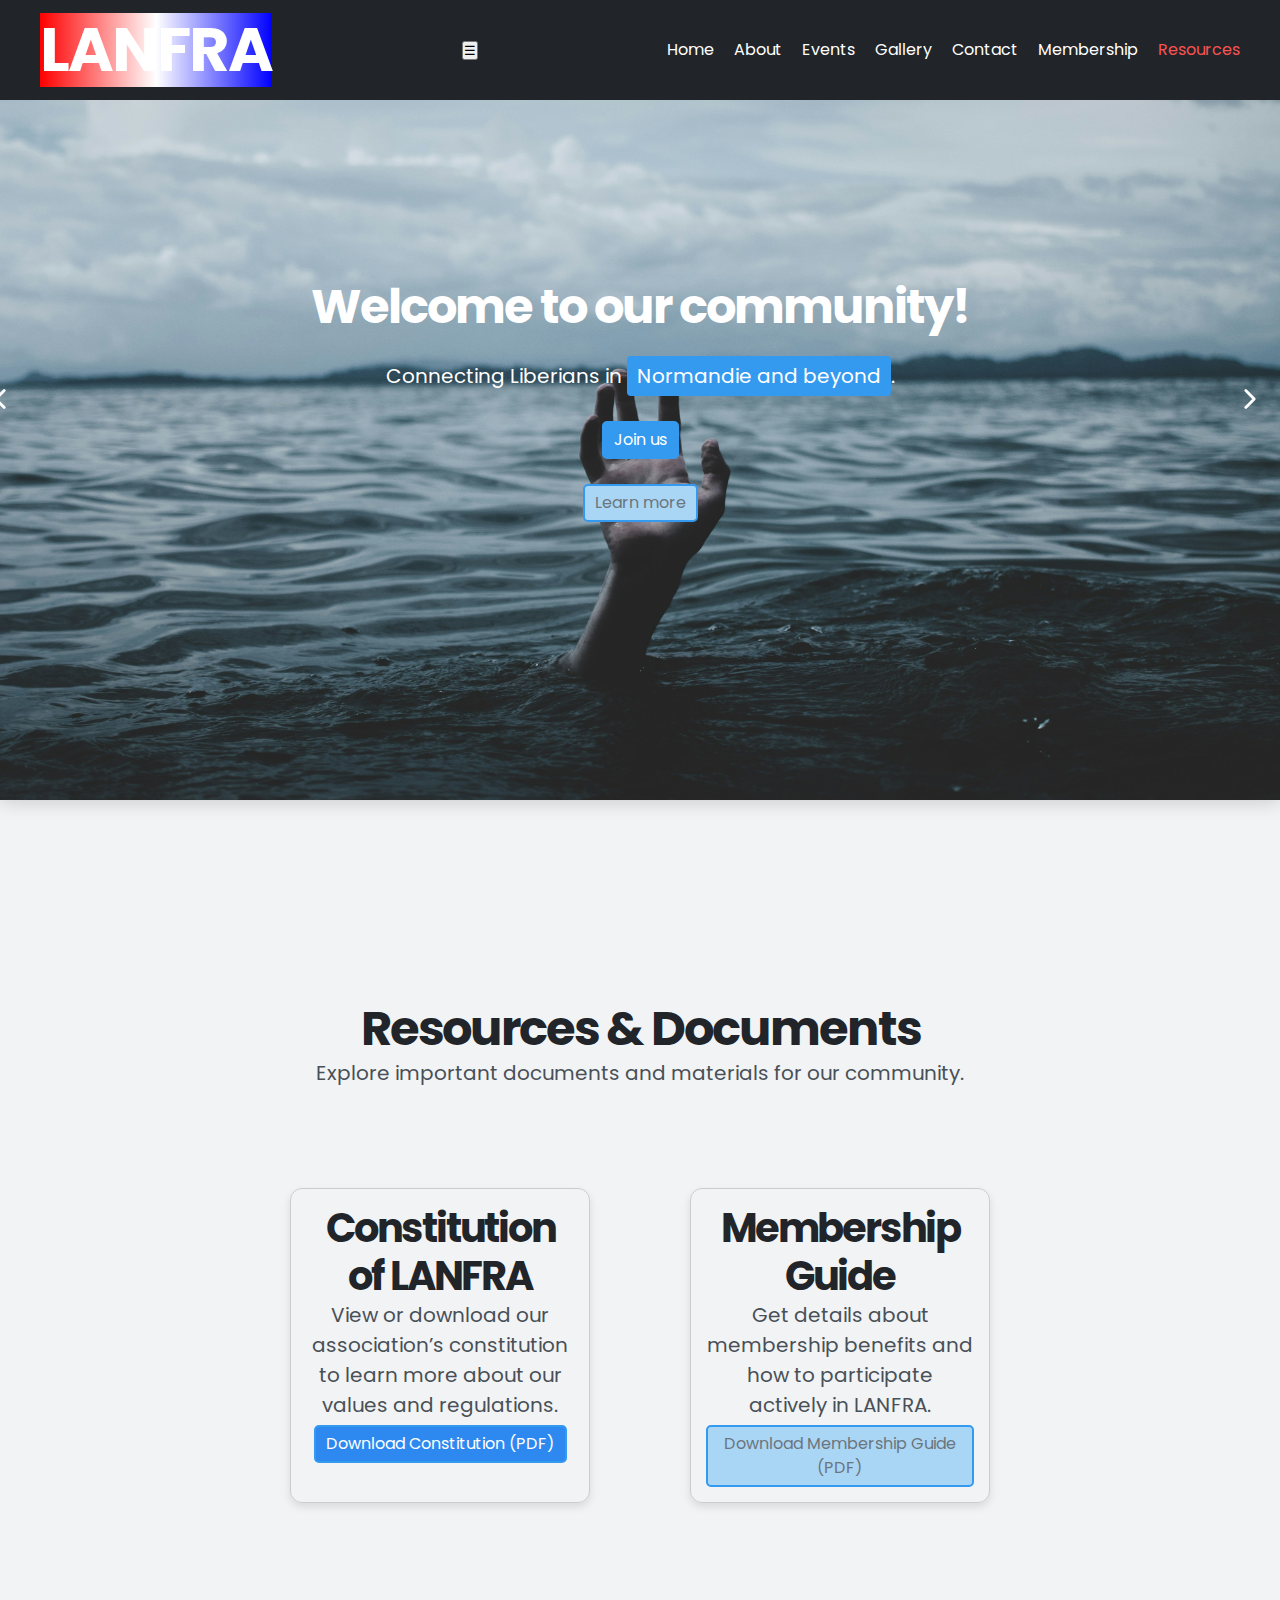
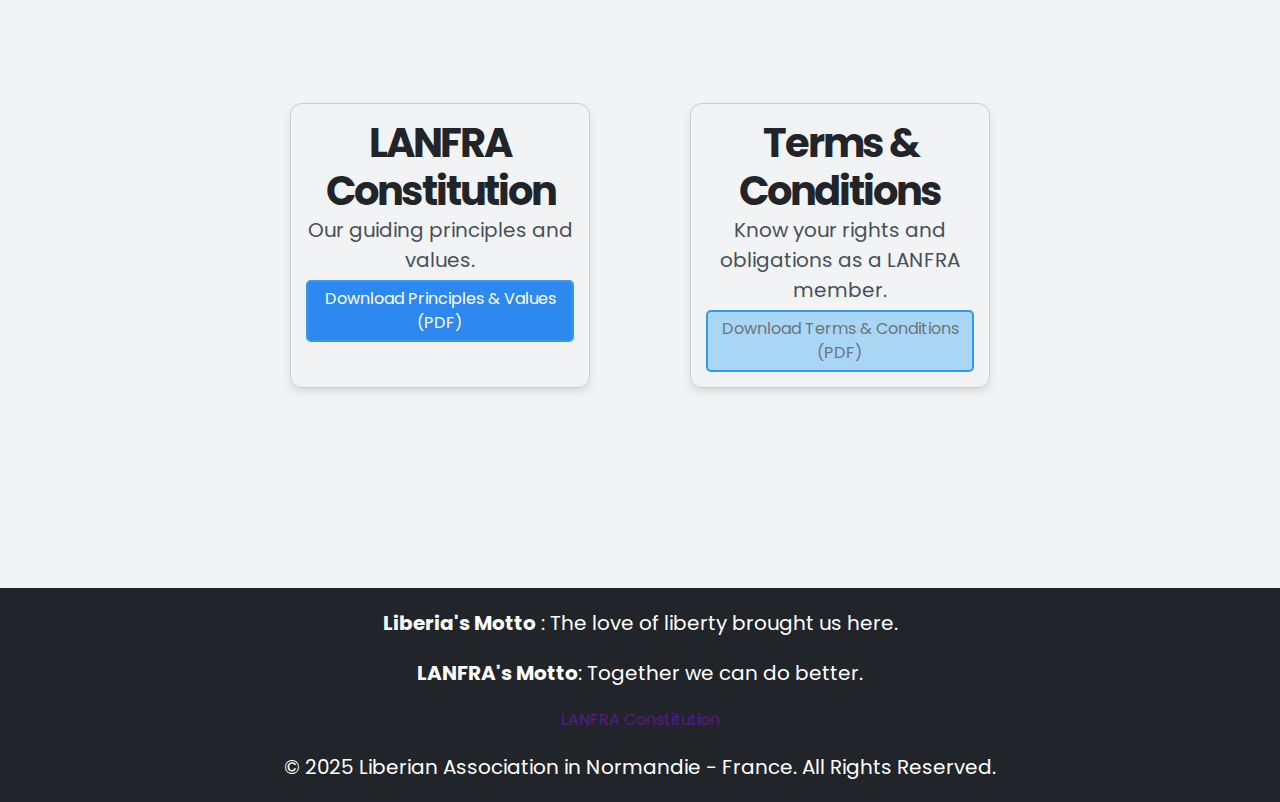
<file: resources.html>
<!-- Resources Page -->
<!DOCTYPE html>
<html lang="en">
  <head>
    <meta charset="UTF-8" />
    <meta name="viewport" content="width=device-width, initial-scale=1.0" />
    <link rel="preconnect" href="https://fonts.googleapis.com" />
    <link rel="preconnect" href="https://fonts.gstatic.com" crossorigin />
    <link
      href="https://fonts.googleapis.com/css2?family=Inter:ital,opsz,wght@0,14..32,100..900;1,14..32,100..900&family=Montserrat:ital@0;1&family=Noto+Sans:ital,wght@0,100..900;1,100..900&family=Poppins:ital,wght@0,100;0,200;0,300;0,400;0,500;0,600;0,700;0,800;0,900;1,100;1,200;1,300;1,400;1,500;1,600;1,700;1,800;1,900&display=swap"
      rel="stylesheet"
    />
    <script src="js/script.js" defer></script>
    <link rel="stylesheet" href="css/style.css" />
    <link rel="stylesheet" href="css/resources.css">
    <link rel="stylesheet" href="css/queries.css">
    <title>Resources | LANFRA</title>
  </head>
  <body>
    <!-- Navigation -->
    <header>
      <nav class="navbar" aria-label="Main navigation">
        <h1 class="org-name"><a href="index.html">LANFRA</a></h1>
        <button class="menu-toggle">☰</button>
        <ul class="nav-list">
          <li><a href="index.html">Home</a></li>
          <li><a href="about.html">About</a></li>
          <li><a href="events.html">Events</a></li>
          <li><a href="gallery.html">Gallery</a></li>
          <li><a href="contact.html">Contact</a></li>
          <li><a href="membership.html">Membership</a></li>
          <li class="active"><a href="resources.html">Resources</a></li>
        </ul>
      </nav>

      <section id="hero" class="hero-section">
        <div class="hero-content container">
          <h2 id="heroTitle">Welcome to Our Resources Hub</h2>
          <p id="heroText">
            Find essential
            <span class="highlight highlight-primary"
              >documents and guides</span
            >
          </p>
          
          <a href="membership.html" class="btn btn-primary">Join us</a>
          <a href="#about" class="btn btn-secondary">Learn more</a>
        </div>
        <div class="arrows-container">
          <button class="btn-arrow" id="prevBtn" aria-label="Previous slide">
            <img class="btn-arrow-left" src="images/chevron-back-outline.svg" alt="Previous" />
          </button>
          <button class="btn-arrow" id="nextBtn" aria-label="Next slide">
            <img class="btn-arrow-right" src="images/chevron-forward-outline.svg" alt="Next" />
          </button>
        </div>
      </section>
    </header>

    <!-- Resources Section -->
    <!-- <div class="container"> -->
    <main class="container">
      <section id="resources" class="resources-section">
        <div class="document-card-text">
          <h2>Resources & Documents</h2>
          <p>Explore important documents and materials for our community.</p>
        </div>

        <!-- Constitution PDF Download -->
        <div id="constitution" class="document-cards-container">
          <div class="document-card">
            <h3>Constitution of LANFRA</h3>
            <p>
              View or download our association’s constitution to learn more
              about our values and regulations.
            </p>
            <!-- need to add the constitution pdf -->
            <a
              href="" 
              download
              class="btn btn-tertiary"
              >Download Constitution (PDF)</a
            >
          </div>

          <!-- Membership Guide -->
          <div class="document-card">
            <h3>Membership Guide</h3>
            <p>
              Get details about membership benefits and how to participate
              actively in LANFRA.
            </p>
            <a
              href="pdfs/lanfra-membership-guide.pdf"
              download="lanfra-membership-guide"
              class="btn btn-secondary"
              >Download Membership Guide (PDF)</a
            >
          </div>
        </div>
        <div class="document-cards-container">
          <div class="document-card">
            <h3>LANFRA Constitution</h3>
            <p>Our guiding principles and values.</p>
            <a
              href="pdfs/lanfra-guiding-principles-values.pdf"
              download="lanfra-guiding-principles-values"
              class="btn btn-tertiary"
              >Download Principles & Values (PDF)</a
            >
          </div>

          <!-- Membership Guide -->
          <div id="terms" class="document-card">
            <h3>Terms & Conditions</h3>
            <p>Know your rights and obligations as a LANFRA member.</p>
            <a
              href="pdfs/terms-conditions-of-membership.pdf"
              download="terms-conditions-of-membership"
              class="btn btn-secondary"
              >Download Terms & Conditions (PDF)</a
            >
          </div>
        </div>
      </section>
    </main>
    <!-- </div> -->
    <!-- Footer -->
    <footer>
      <div class="motto-wrapper">
        <p>
          <span>Liberia's Motto</span> : The love of liberty brought us here.
        </p>
        <p><span>LANFRA's Motto</span>: Together we can do better.</p>
        <!-- add the constitution -->
        <a href="" download
          >LANFRA Constitution</a
        >
        <p>
          &copy; 2025 Liberian Association in Normandie - France. All Rights
          Reserved.
        </p>
        <button id="backToTopBtn" class="back-to-top" aria-label="Back to Top">
          ↑
        </button>
      </div>
    </footer>
    <!-- code is validated but i am going at the form and the image aspects -->
  </body>
</html>
</file>
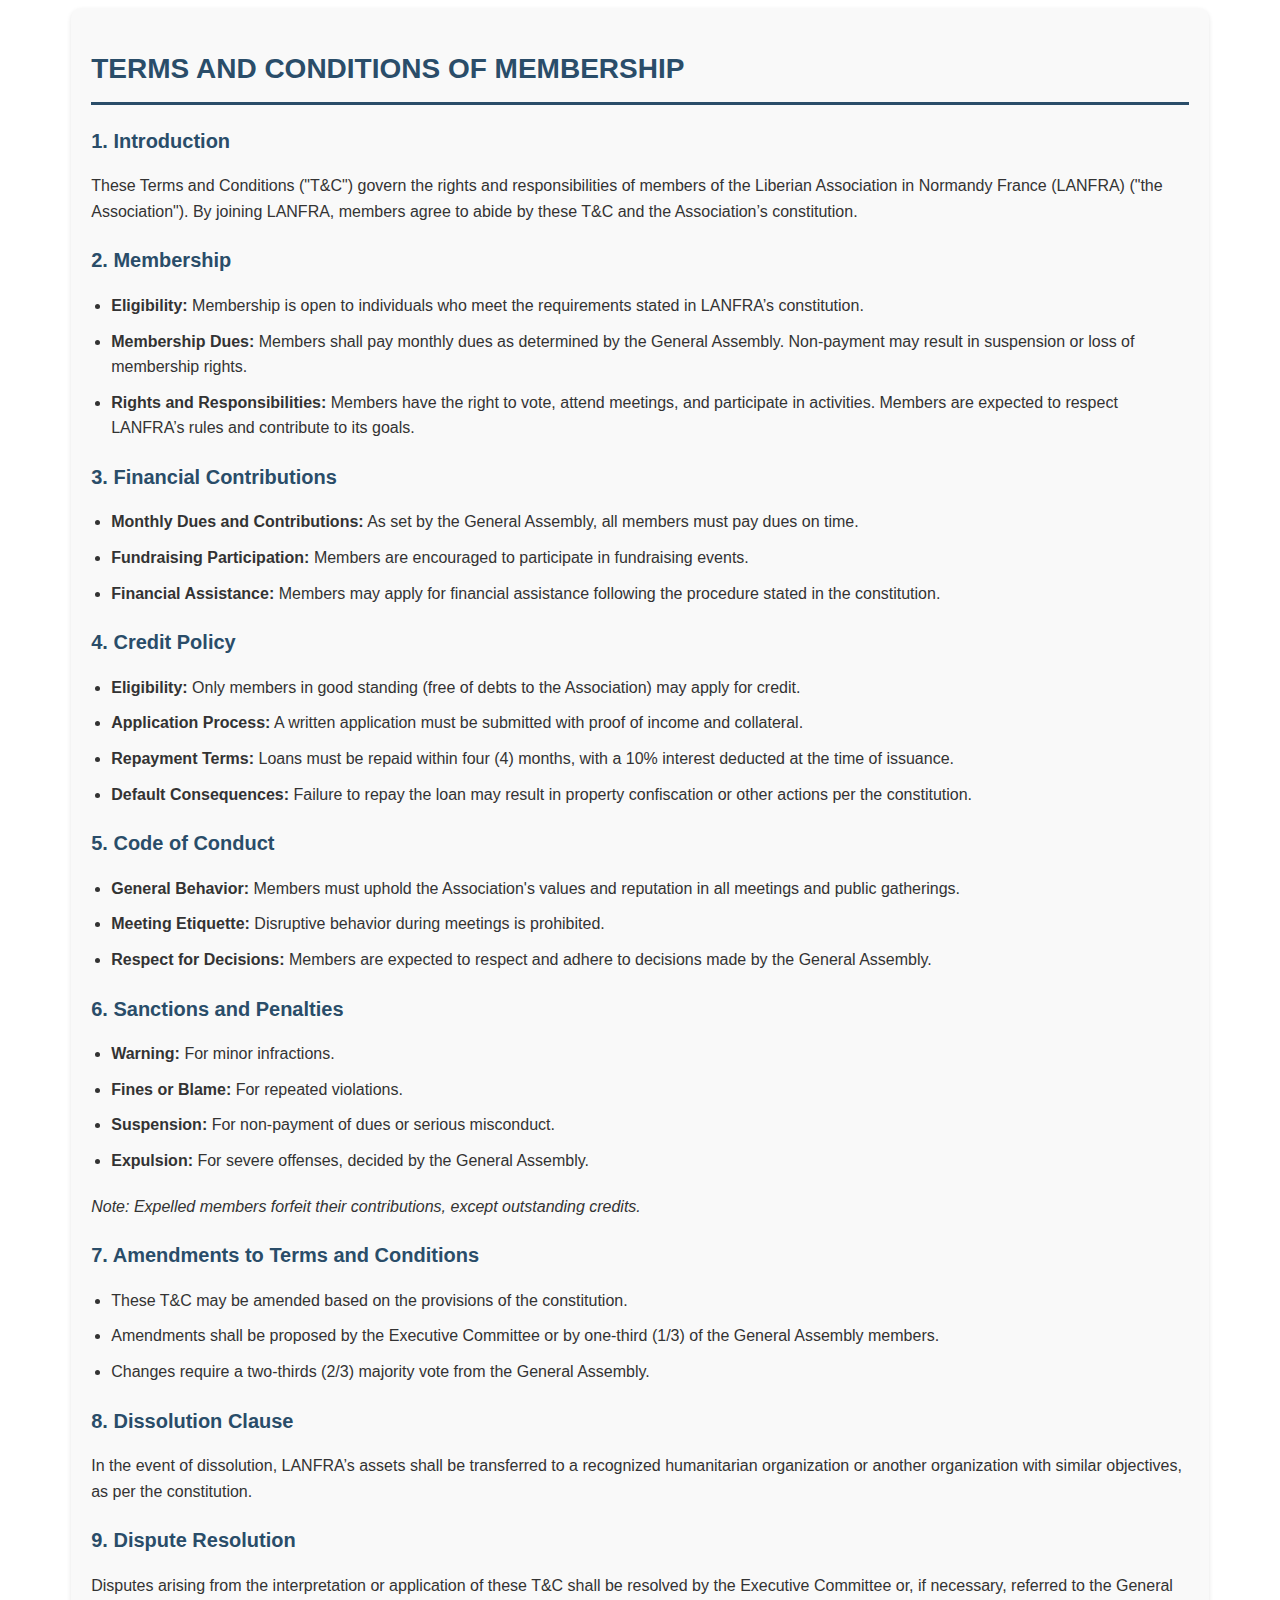
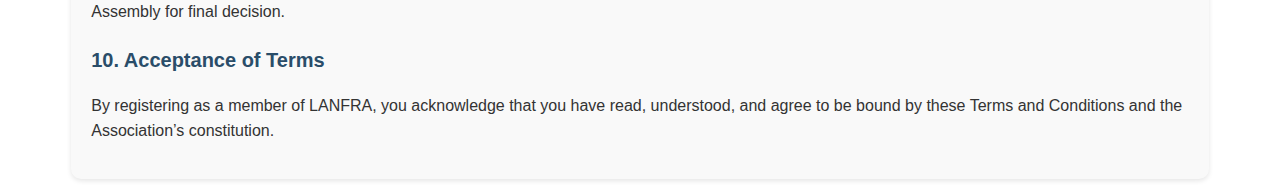
<file: terms.html>
<!DOCTYPE html>
<html lang="en">
  <head>
    <meta charset="UTF-8" />
    <meta name="viewport" content="width=device-width, initial-scale=1.0" />
    <link rel="preconnect" href="https://fonts.googleapis.com" />
    <link rel="preconnect" href="https://fonts.gstatic.com" crossorigin />
    <link
      href="https://fonts.googleapis.com/css2?family=Inter:ital,opsz,wght@0,14..32,100..900;1,14..32,100..900&family=Montserrat:ital@0;1&family=Noto+Sans:ital,wght@0,100..900;1,100..900&family=Poppins:ital,wght@0,100;0,200;0,300;0,400;0,500;0,600;0,700;0,800;0,900;1,100;1,200;1,300;1,400;1,500;1,600;1,700;1,800;1,900&display=swap"
      rel="stylesheet"
    />
    <!-- <link rel="stylesheet" href="/LANFRA/style.css"> -->
    <script src="js/script.js" defer></script>
    <link rel="stylesheet" href="css/terms.css" />
    <title>Terms & Conditions</title>
  </head>
  <body>
    <div class="container">
      <main class="main-sections">
        <section id="terms-and-conditions" class="terms-section">
          <h1>TERMS AND CONDITIONS OF MEMBERSHIP</h1>

          <h2>1. Introduction</h2>
          <p>
            These Terms and Conditions ("T&C") govern the rights and
            responsibilities of members of the Liberian Association in Normandy
            France (LANFRA) ("the Association"). By joining LANFRA, members
            agree to abide by these T&C and the Association’s constitution.
          </p>

          <h2>2. Membership</h2>
          <ul>
            <li>
              <strong>Eligibility:</strong> Membership is open to individuals
              who meet the requirements stated in LANFRA’s constitution.
            </li>
            <li>
              <strong>Membership Dues:</strong> Members shall pay monthly dues
              as determined by the General Assembly. Non-payment may result in
              suspension or loss of membership rights.
            </li>
            <li>
              <strong>Rights and Responsibilities:</strong> Members have the
              right to vote, attend meetings, and participate in activities.
              Members are expected to respect LANFRA’s rules and contribute to
              its goals.
            </li>
          </ul>

          <h2>3. Financial Contributions</h2>
          <ul>
            <li>
              <strong>Monthly Dues and Contributions:</strong> As set by the
              General Assembly, all members must pay dues on time.
            </li>
            <li>
              <strong>Fundraising Participation:</strong> Members are encouraged
              to participate in fundraising events.
            </li>
            <li>
              <strong>Financial Assistance:</strong> Members may apply for
              financial assistance following the procedure stated in the
              constitution.
            </li>
          </ul>

          <h2>4. Credit Policy</h2>
          <ul>
            <li>
              <strong>Eligibility:</strong> Only members in good standing (free
              of debts to the Association) may apply for credit.
            </li>
            <li>
              <strong>Application Process:</strong> A written application must
              be submitted with proof of income and collateral.
            </li>
            <li>
              <strong>Repayment Terms:</strong> Loans must be repaid within four
              (4) months, with a 10% interest deducted at the time of issuance.
            </li>
            <li>
              <strong>Default Consequences:</strong> Failure to repay the loan
              may result in property confiscation or other actions per the
              constitution.
            </li>
          </ul>

          <h2>5. Code of Conduct</h2>
          <ul>
            <li>
              <strong>General Behavior:</strong> Members must uphold the
              Association's values and reputation in all meetings and public
              gatherings.
            </li>
            <li>
              <strong>Meeting Etiquette:</strong> Disruptive behavior during
              meetings is prohibited.
            </li>
            <li>
              <strong>Respect for Decisions:</strong> Members are expected to
              respect and adhere to decisions made by the General Assembly.
            </li>
          </ul>

          <h2>6. Sanctions and Penalties</h2>
          <ul>
            <li><strong>Warning:</strong> For minor infractions.</li>
            <li><strong>Fines or Blame:</strong> For repeated violations.</li>
            <li>
              <strong>Suspension:</strong> For non-payment of dues or serious
              misconduct.
            </li>
            <li>
              <strong>Expulsion:</strong> For severe offenses, decided by the
              General Assembly.
            </li>
          </ul>
          <p>
            <em
              >Note: Expelled members forfeit their contributions, except
              outstanding credits.</em
            >
          </p>

          <h2>7. Amendments to Terms and Conditions</h2>
          <ul>
            <li>
              These T&C may be amended based on the provisions of the
              constitution.
            </li>
            <li>
              Amendments shall be proposed by the Executive Committee or by
              one-third (1/3) of the General Assembly members.
            </li>
            <li>
              Changes require a two-thirds (2/3) majority vote from the General
              Assembly.
            </li>
          </ul>

          <h2>8. Dissolution Clause</h2>
          <p>
            In the event of dissolution, LANFRA’s assets shall be transferred to
            a recognized humanitarian organization or another organization with
            similar objectives, as per the constitution.
          </p>

          <h2>9. Dispute Resolution</h2>
          <p>
            Disputes arising from the interpretation or application of these T&C
            shall be resolved by the Executive Committee or, if necessary,
            referred to the General Assembly for final decision.
          </p>

          <h2>10. Acceptance of Terms</h2>
          <p>
            By registering as a member of LANFRA, you acknowledge that you have
            read, understood, and agree to be bound by these Terms and
            Conditions and the Association’s constitution.
          </p>
        </section>
      </main>
    </div>
  </body>
</html>
</file>
<file: css/style.css>
/*  
-----------TYPOGRAPHY-----------

FONT SIZES
12px / 16px / 20px / 24px / 32px / 48px / 62px

FONT WEIGHTS
400 / 700

LINE HEIGHTS
1.2 / 1.5

LETTER SPACING
0 /-2px

FONT FAMILY
Poppins

-----------COLORS-----------

PRIMARY
Base: #339af0 (Sky Blue)
Tint: #d0ebff (Arctic)  
Shade: #1c7ed6 (Deep Sea)

SECONDARY
Base:
Tint: 
Shade: 

TERTIARY
Base:
Tint: 
Shade: 

GREY
Base: #495057 (Slate)
Tint: #f1f3f5 (Pebble)
Shade: #212529 (Graphite)
White: #ffffff (White)
Black: #000000 (Black)

*/

/* -----------BORDER RADIUS-----------
4px / 8px / 20px  
*/

/*-----------SPACING SYSTEM-----------
5px / 10px / 15px / 20px / 25px / 30px / 40px / 50px / 60px / 70px / 80px / 90px / 100px / 100px / 125px / 150px / 150px / 200px / 250px / 300px / 400px / 500px */


/* ------------------GLOBAL STYLE------------------ */
/* FONT SIZE */
:root {
--text-sm: 1.2rem;
--text-base: 1.6rem;
--text-paragraph: 2rem;
--text-h5: 2.4rem;
--text-h4: 3.2rem;
--text-h3: 4rem;
--text-h2: 4.8rem;
--text-h1: 6.2rem;

/* FONT WEIGHT */
--font-weight-normal: 400;
--font-weight-bold: 700;

/* LINE HEIGHT */
--line-height-tight: 1.2;
--line-height-normal: 1.5;

/* LETTER SPACING */
--letter-spacing-tight: -2px;

/* LETTER SPACING */
--font-family: 'poppins', sans-serif;

/* COLORS */
--primary-base: #339af0 ;
--primary-tint: #d0ebff ;
--primary-shade: #1c7ed6 ;

--grey-base: #495057 ;
--grey-tint: #f1f3f5 ;
--grey-shade: #212529 ;

--red-base:  #fa5252;

--white: #ffffff ;
--black: #000000 ;

/* MISCELLANEOUS */
--nav-height: 100px
}


* {
box-sizing: border-box;
margin: 0;
padding: 0;
}

html {
font-size: 62.5%;
}

body {
font-family: var(--font-family);
font-weight: var(--font-weight-normal);
line-height: var(--line-height-normal);
color: var(--grey-base);
background-color:var(--grey-tint) ;
}

.container {
max-width: 1200px;
width: 90%;
margin: 0 auto;
}

img {
max-width: 400px;
width: 100%;
}


h1, h2, h3, h4, h5 {
font-weight: var(--font-weight-bold);
line-height: var(--line-height-tight);
letter-spacing: var(--letter-spacing-tight);
color: var(--grey-shade);
}

h1 {
font-size: var(--text-h1);
}

h2 { 
font-size: var(--text-h2); 
}

h3 { 
font-size: var(--text-h3); 
}

h4 { 
font-size: var(--text-h4);

}

h5 {
font-size: var(--text-h5);
}

p {
font-size: var(--text-paragraph);
margin: 0;
padding: 0;
}

a {
font-size: var(--text-base); 
text-decoration: none;
display: inline-block;

}

small {
font-size: var(--text-sm);
}

ul {
list-style: none;
}

span {
display: inline-block;
}

/* ------------------COMPONENTS------------------ */

.btn {
display: inline-block;
font-size: var(--text-base);
text-decoration: none;
padding: 1.5rem 3rem;
border-radius: 8px;
}

.btn-primary:link, .btn-primary:visited {
color: var(--white);
background-color:var(--primary-base);
}

.btn-primary:hover, .btn-primary:active {
color: var(--white);
background-color: var(--primary-shade);
}

.btn-secondary:link, .btn-secondary:visited  {
  background-color: #A9D6F5;
  color: #6C757D;
  border: 2px solid #339af0 ;
}

.btn-secondary:hover, .btn-secondary:active {
  background-color: #f8f9fa;
  color: #339af0;
  border: 2px solid #6C757D;
}

.btn-tertiary:active {
  background-color: #A9D6F5;
  color: #6C757D;
  border: 2px solid #339af0 ;
}


/* .btn-tertiary:hover, .btn-tertiary:active {
  background-color: #f8f9fa;
  color: #339af0;
  border: 2px solid #6C757D;
} */



/* repeat the same for this */
/* base and shade  */
/* .btn-secondary {
} */

.highlight {
color: var(--white);
padding: 0.5rem 1rem;
cursor: pointer;
border-radius: 4px;
}

.highlight-primary {
background-color:var(--primary-base);
}

/* .highlight-secondary {

} */

/* .highlight-tertiary {

} */

/* .logo-md {

} */

/* .logo-sm {

} */

/* ------------------SECTIONS------------------ */
/* -----HEADER----- */
/* .header {
height: 100vh;
min-height: 800px;
background-color: red;
} */
/* -----NAVBAR----- */

.navbar {
  position: fixed;       /* Makes the navbar stay at the top */
  top: 0;                /* Stick to the top of the viewport */
  left: 0;
  width: 100%;
  height: var(--nav-height);
  display: flex;
  justify-content:space-between;
  align-items: center;
  background-color: var(--grey-shade);
  padding: 0 4rem;
  z-index: 1000;
  flex-wrap: wrap;
  flex-grow: 1;
  flex-shrink: 1;
}

h1 {
  font-size: clamp(2rem, 5vw, 4rem);
}

.org-name a {
  color: var(--white);
  font-size: var(--text-h1);
  letter-spacing: var(--letter-spacing-tight);
  background: linear-gradient(90deg, red, white, blue);
  transition: transform 0.3s ease;
}

.org-name a:hover {
  transform: scale(1.1);
}

.nav-list {
  display: flex;
  gap: 2rem;
}

.nav-list a {
  text-decoration: none;
  color: var(--white);
  position: relative;
}

.nav-list a::after {
  content: "";
  position: absolute;
  bottom: -2px;
  left: 0;
  width: 100%;
  height: 2px;
  background-color:var(--red-base) ;
  transform: scaleX(0);
  transition: transform 0.3s ease-in-out;
}

.nav-list a:hover::after {
  transform: scaleX(1);
}

.active a {
  color: var(--red-base);
}

.active a:hover {
  color: var(--white);
}

/* -----HERO SECTION----- */
.hero-section {
  
  position: relative;
  width: 100%;
  display: flex;
  justify-content: center;
  align-items: center;
  height: calc(100vh - var(--nav-height));
  min-height: 800px;
  margin-bottom: 10rem ;
  background-position: center;
  background-size: cover;
  background-repeat: no-repeat;
  box-shadow: 0 0 20px rgba(0, 0, 0, 0.2);
  overflow: auto;
  color: var(--black);
  /* flex-wrap: wrap; */
  transition: background-color 1s ease-in-out;
}

.hero-section::before {
  content: "";
  position: absolute;
  top: 0;
  left: 0;
  width: 100%;
  height: 100%;
}

.hero-content {
  /* background: rgb(0, 0, 0, 0.5); */
  display: flex;
  flex-direction: column;
  justify-content: center;
  align-items: center;
  gap: 2rem;
  color: var(--white);
  z-index: 999;
  flex-wrap: wrap;
}

.arrows-container  {
  position: absolute;
  width: 100% ;
  display: flex;
  justify-content: space-between;
  align-items: center;
  
}

.btn-arrow {
  position: relative;
  top: 50%;
  transform: translate(-50%);
  background: none;
  border: none;
  cursor: pointer;
}

.btn-arrow-left {
  left: 15px;
}

.btn-arrow-right {
  right: 15px;
}

.btn-arrow img {
  width: 30px; /* Adjust size as needed */
  height: auto;
  filter: invert(1);
}

.hero-content h2 {
  color: var(--white);
}

.main-sections {
  display: flex;
  flex-direction: column;
  gap: 15rem;
  margin-bottom: 15rem;
}

.shared-section {
  display: flex;
  justify-content: center;
  text-align: center;
}

.shared-content {
  display: flex;
  flex-direction: column;
  align-items: center;
  gap: 2rem;
}

.shared-content .btn {
align-self: center;
}

/* -----ABOUT SECTION----- */
.highlight-strong {
  font-size: 2rem;
  font-weight: 700;
}

/* -----FOOTER SECTION----- */
.quick-link-wrapper {
  display: flex;
  flex-direction: column;
  align-items: center;
  gap: 5rem;
}

.footer-links {
  display: flex;
  flex-direction: column;
  align-items: center;
  gap: 1rem;
  transition: back-ground 0.3s ease;
}

.footer-links a {
  color: var(--grey-shade);
}

.footer-links a:hover {
  color: var(--grey-base);
  transform: scale(1.02);
}

.footer-quick-links {
  display: flex;
  gap: 2rem;
}

.footer-newsletter {
  display: flex;
  flex-direction: column;
  gap: 2em;
}

.footer-newsletter-content {
  text-align: center;

}

.footer-newsletter-content h3 {
margin-bottom: 1rem;

}

.form-group {
  display: flex;
  flex-direction: column;
  gap: 2rem;
  
}

.form-group label {
  font-size: var(--text-base);
}

.form-group input {
  padding: 1.5rem 3rem;
  border-radius: 8px;
  cursor: pointer;
  text-align: center;
  font-size: var(--text-base);
  width: 100%;
}

.form-group .btn-tertiary {
  width: 100%;

}

.form-group input, .btn, btn-tertiary {
  color: #6C757D;
  border: 2px solid #339af0 ;
  transition: background-color 0.2s ease;
}

.form-group input:hover, .btn.btn-tertiary:hover {
  background-color: #A9D6F5;
  color: #6C757D;
  border: 2px solid #339af0;
}


.contact-info {
  display: flex;
  flex-direction: column;
  align-items: center;
  text-align: center;
  gap: 2rem;
}

.contact-info h3 {
  margin-bottom: -1rem;
}

.social-media-logo-wrapper {
  display: flex;
  flex-direction: column;
  gap: 1.5rem;
  margin-bottom: 10rem;
}

.social-media-logo  {
  display: inline-block;
    background-color: var(--primary-shade);
   border-radius: 50%;
   height: 40px;
   width: 40px;
   display: flex;
   align-items: center;
   justify-content: center;
   transition: background-color 0.3s ease, transform 0.3s ease;
}

.social-media-logo a {
  display: flex;
  align-items: center;
  justify-content: center;
  width: 100%;
  height: 100%;
}

.social-media-logo img {
  background-color: #fff;
  width: 20px;
  height: auto;
}

.social-media-logo:hover {
  background-color: var(--primary-base);
  transform: scale(1.1);
}

.motto-wrapper {
display: flex;
flex-direction: column;
align-items: center;
flex-wrap: wrap;
background-color: var(--grey-shade);
color: var(--white);
gap: 2rem;
padding: 2rem;
cursor: pointer;
}

.motto-wrapper span {
font-weight: bold;
}

/* Back to Top Button Styling */
.back-to-top {
  position: fixed;
  bottom: 2rem;
  right: 2rem;
  padding: 1rem 1.5rem;
  font-size: 2.4rem;
  background: var(--primary-shade);
  color: white;
  border: none;
  border-radius: 50%;
  cursor: pointer;
  box-shadow: 0 2px 5px rgba(0, 0, 0, 0.2);
  opacity: 0;
  visibility: hidden;
  
  transition: opacity 0.3s ease, visibility 0.3s ease, transform 0.3s ease;
}

/* Show Button When Scrolled */
.back-to-top.show {
  opacity: 1;
  visibility: visible;
  transform: scale(1);
}

.back-to-top:hover {
  background: var(--red-base); /* Yellow hover effect */
}
</file>
<file: css/resources.css>
/* -----RESOURCES PAGE----- */
.resources-section {
  /* outline: solid red; */
  display: flex;
  flex-direction: column;
  flex-wrap: wrap;
  gap: 10rem;
  justify-content: space-around;
  margin-bottom: 10rem;
  text-align: center;

}

.document-card-text {
  margin-top: 10rem;
}

.document-cards-container {
  display: flex;
  justify-content: center;
  flex-wrap: wrap;
  gap: 10rem;
  margin-bottom: 10rem;
  
}

.document-card {
  border: 1px solid #ccc;
  border-radius: 12px;
  padding: 1.5rem;
  width: 300px;
  box-shadow: 0 4px 8px rgba(0, 0, 0, 0.1);
  transition: transform 0.3s;
}
.document-card:hover {
  transform: translateY(-5px);
}

.btn {
  display: inline-block;
  padding: 0.5rem 1rem;
  margin-top: 0.5rem;
  text-decoration: none;
  border-radius: 5px;
}

.btn-tertiary { background-color: #2d89ef;
   color: white; }
.btn-secondary { background-color: #00a550;
   color: white; }
</file>
<file: css/terms.css>
/* -----TERMS & CONDITIONS PAGE----- */
.container {
  max-width: 1200px;
  width: 90%;
  margin: 0 auto;
  }

.terms-section {
  font-family: Arial, sans-serif;
  line-height: 1.6;
  padding: 20px;
  background-color: #f9f9f9;
  color: #333;
  border-radius: 10px;
  box-shadow: 0px 2px 5px rgba(0, 0, 0, 0.1);
}

.terms-section h1 {
  font-size: 28px;
  color: #2a4d69;
  border-bottom: 3px solid #2a4d69;
  padding-bottom: 10px;
  margin-bottom: 20px;
}

.terms-section h2 {
  font-size: 20px;
  color: #2a4d69;
  margin-top: 20px;
}

.terms-section ul {
  padding-left: 20px;
  margin-bottom: 20px;
}

.terms-section ul li {
  margin-bottom: 10px;
}

.terms-section a {
  color: #1d72b8;
  text-decoration: underline;
}

.terms-section p {
  margin-bottom: 15px;
  font-size: 16px;
}
</file>
<file: css/queries.css>
/* LG - SMALL LAPTOPS: 1024px - 1280px */

@media (max-width: 72rem)  {
/* 1150px / 16px = 72rem */
/* 72rem x 16px = 1152px */

html {
font-size: 56.25%;
/* 9px / 16px = 56.25% */
}

.menu-toggle {
display: none;
}

}


/* MD - TABLETS: 768px - 1024px */
@media (max-width: 51rem)  {
/* 816px / 16px = 51rem */
/* 51rem x 16px = 816px */

html {
font-size: 50%;
/* 8px / 16px = 50% */
}

.navbar {
display: flex;
justify-content: center;
align-items: center;
padding: 0.5rem 0;
flex-wrap: wrap;

}

.org-name a {
margin-right: 2.5rem;
}

.about-page-image-above-wrapper{
display: grid;
grid-template-columns: 1fr;
text-align: center;
}

.event-card-images {
display: flex;
flex-direction: column;
align-items: center;
}

.event-card-images img {
margin-bottom: 2rem;
}

}

/* SM - PHONE LANDSCAPE: 576px - 768px */

@media (max-width: 43rem)  {
/* 680px / 16px = 43rem */
/* 43rem x 16px = 688px */

html {
font-size: 43.75%;
/* 7px / 16px = 43.75% */
}

.navbar {
display: flex;
justify-content: center;
align-items: center;
padding: 0.5rem 0;

}

.menu-toggle {
display: none;
}


.main-sections {
gap: 10rem;
}

.hero-content {
text-align: center;
}

.social-media-logo-wrapper {
margin-bottom: 0;
}

}


/* XS - PHONE PORTRAIT: < 576px */
@media (max-width: 34rem)  {
/* 530px / 16px = 34rem */
/* 34rem x 16px = 544px */

html {
font-size: 37.5%;
/* 6px / 16px = 37.5% */
}

.menu-toggle {
display: none;
}

.navbar {
display: flex;
justify-content:center;
align-items: center;
padding: 0.5rem 0;
flex-wrap: wrap;

}

.hero-section {
min-height: 70vh;
}


}

/* XXS - IPHONE FIRST VERSION : < 320px */
@media (max-width: 20rem)  {
/* 320px / 16px = 20rem */
/* 20rem x 16px = 320px */

html {
font-size: 37.5%;
/* 5.5px / 16px = 37.5% */
}

.menu-toggle {
display: none;
}

.nav-list {
display: flex;
flex-wrap: wrap;
justify-content: center;
align-items: center;
}

.hero-section {
min-height: 70vh;
}

.motto-wrapper, p a {
text-align: center;

}



}
</file>
<file: css/about.css>
/* ABOUT PAGE */
 .about-page-wrapper {
  display: flex;
  flex-direction: column;
  gap: 15rem;
}

.about-page-wrapper img {
  border-radius: 5px;
}

.about-page-above-content {
  display: flex;
  flex-direction: column;
  text-align: center;
  gap: 2rem;
}

.about-page-image-above-wrapper {
  display: grid;
  grid-template-columns: repeat(2, 1fr);
  align-items: center;
  justify-items: center;
  gap: 1rem;
}

 img {
max-width: 750px;
width: 100%;
}

.about-page-image-below-content {
 display: flex;
 align-items: center;
 gap: 10rem;
 padding:5rem 3rem;
 outline: 2px solid red;
} 

.quick-link-wrapper {
  margin-bottom: 15rem;
}

.our-values-list {
  display: flex;
  flex-direction: column;
  align-items: start;
  gap: 2rem;
}

.our-values-list li {
  font-size: 2rem;
  text-align: left;
}
</file>
<file: css/contact.css>
/* -----CONTACT SECTION----- */


.contact-form-section {
  display: grid;
  grid-template-columns: 1fr;
  place-items: center; 
  
}

.contact-form-section h2 {
  margin-bottom: 1rem;
  text-align: center;
  
}

.contact-form-section button {
  margin-top: 2rem;
  
}

.contact-form-section label {
  font-size: 1.5rem;
  margin-bottom: -1rem;
}

.contact-form-section input {
  margin-bottom: 2rem;
}

.contact-form-section textarea {
  color: #6C757D;
  border: 2px solid #339af0 ;
  cursor: pointer;
  font-size: var(--text-base);
}

.contact-form-section textarea:hover {
  color: #6C757D;
  border: 2px solid #339af0;
}

.location-section {
  display: flex;
  flex-direction: column;
  gap: 2rem;
}

.contact-social-media-section {
  display: flex;
  flex-direction: column;
  align-items: center;
  gap: 5rem;
}

.social-links {
  display: flex;
  gap: 2rem;
}
</file>
<file: css/event-resgistration.css>
/* -----EVENT-REGISTRATION SECTION----- */

.event-registration-section {
  display: flex;
  flex-direction: column;
  align-items: center;
  gap: 2rem;
}


.event-registration-form label {
  font-size: var(--text-base);
}

.event-registration-form, .membership-form {
  padding: 2rem;
  display: flex;
  flex-direction: column;
  gap: 1rem;

}

.event-registration-form input, .membership-form input {
  width: 100%;
  padding: 10px 5px;
  outline: none;
  border: solid #333 2px;
}

.select-event-registration, .select-membership {
  width: 100%;
  max-width: 300px;
  padding: 10px 5px;
  border: 2px solid #333;
  background-color: white;
  appearance: none;
  -webkit-appearance: none; /* For Safari */
  -moz-appearance: none; /* For Firefox */
  position: relative;
}

.select-event-registration, .select-membership {
  background-image: url('data:image/svg+xml;utf8,<svg xmlns="http://www.w3.org/2000/svg" viewBox="0 0 24 24" fill="black"><path d="M7 10l5 5 5-5H7z"/></svg>');
  background-repeat: no-repeat;
  background-position: right 10px center;
  background-size: 15px;
  padding-right: 30px;
}

.select-event-registration:hover, .select-membership:hover {
  border-color: #0056b3;
}

.select-event-registration:focus, .select-membership:focus {
  outline: none;
  box-shadow: 0 0 5px rgba(0, 123, 255, 0.5);
}
</file>
<file: css/events.css>
/* -----EVENTS SECTION----- */
.events-section {
  display: flex;
  flex-direction: column;
  gap: 15rem;
}

.events-above-text {
  display: flex;
  flex-direction: column;
  align-items: center;
  gap: 1rem;
}

.events-images {
 display: flex;
 gap: 1rem;
 
}

.events-section img {
  border-radius: 5px;
}



.events-image-above {
  margin-bottom: 1rem;
}

.event-info {
display: flex;
flex-direction: column;
align-items: center;
}

.event-info .btn-primary, .btn-secondary {
margin: 1.5rem 0;
}


.event-card-images {
  display: flex;
  justify-content: center;
  gap: 1rem;
}


.event-gallery-section {
  display: flex;
  flex-direction: column;
  gap: 1rem;
}

.event-gallery-text {
  display: flex;
  flex-direction: column;
  align-items: center;
}

.gallery-grid {
 display: flex;
 gap: 1rem;
}

.event-gallery-section img {
  border-radius: 5px;
}

.event-gallery-section .btn-secondary {
  align-self: center;
  
}
</file>
<file: css/gallery.css>
/* -----GALLERY SECTION----- */

.section-gallery {
  text-align: center;
  padding: 2rem;
}

.gallery-grid {

  display: grid;
  grid-template-columns: repeat(2, 1fr);
  align-items: center;
  gap: 1rem;
}

.gallery-item {
  max-width: 100%;
}

.gallery-item img {
  max-width: 100%;
  height: auto;
  border-radius: 5px;
}

.figcaption {
  margin-top: 0.5rem;
  font-size: var(--text-base);
  font-weight: bold;
}
</file>
<file: css/membership.css>
/* -----MEMBERSHIP SECTION----- */
.membership-info-section {
  display: flex;
  flex-direction: column;
  align-items: center;
  text-align: start;
  gap: 1rem;
}

.membership-form-section-list {
  font-size: var(--text-base);
}

.membership-form-section {
  display: flex;
  flex-direction: column;
  align-items: center;
  text-align: center;
  gap: 1rem;
}

.membership-form {
  display: flex;
  flex-direction: column;
  align-items: flex-start;
  gap: 1rem;

}

.membership-form label, .event-registration-form label {
  font-size: 1.5rem;
  margin-bottom: -1rem;
}

.membership-form input {
  width: 100%;
  padding: 10px 5px;
  outline: none;
  border: solid #333 2px;
}


.select-membership {
  width: 100%;
  max-width: 300px;
  padding: 10px 5px;
  border: 2px solid #333;
  background-color: white;
  appearance: none;
  -webkit-appearance: none; /* For Safari */
  -moz-appearance: none; /* For Firefox */
  position: relative;
}

 .select-membership {
  background-image: url('data:image/svg+xml;utf8,<svg xmlns="http://www.w3.org/2000/svg" viewBox="0 0 24 24" fill="black"><path d="M7 10l5 5 5-5H7z"/></svg>');
  background-repeat: no-repeat;
  background-position: right 10px center;
  background-size: 15px;
  padding-right: 30px;
}

.terms-container {
  display: flex;
  align-items: center;
  text-align: center;
  gap: 0.8rem;
  margin: 2rem 0;
}

.terms-container input[type = "checkbox"] {
  width: 16px;
  height: auto;
  margin-top: 3rem;
}

.terms-container a {
color: #007acc; 
}

.terms-container a:hover {
  color: #005fa3; 
  transition: color 0.3s;
  
}
</file>
